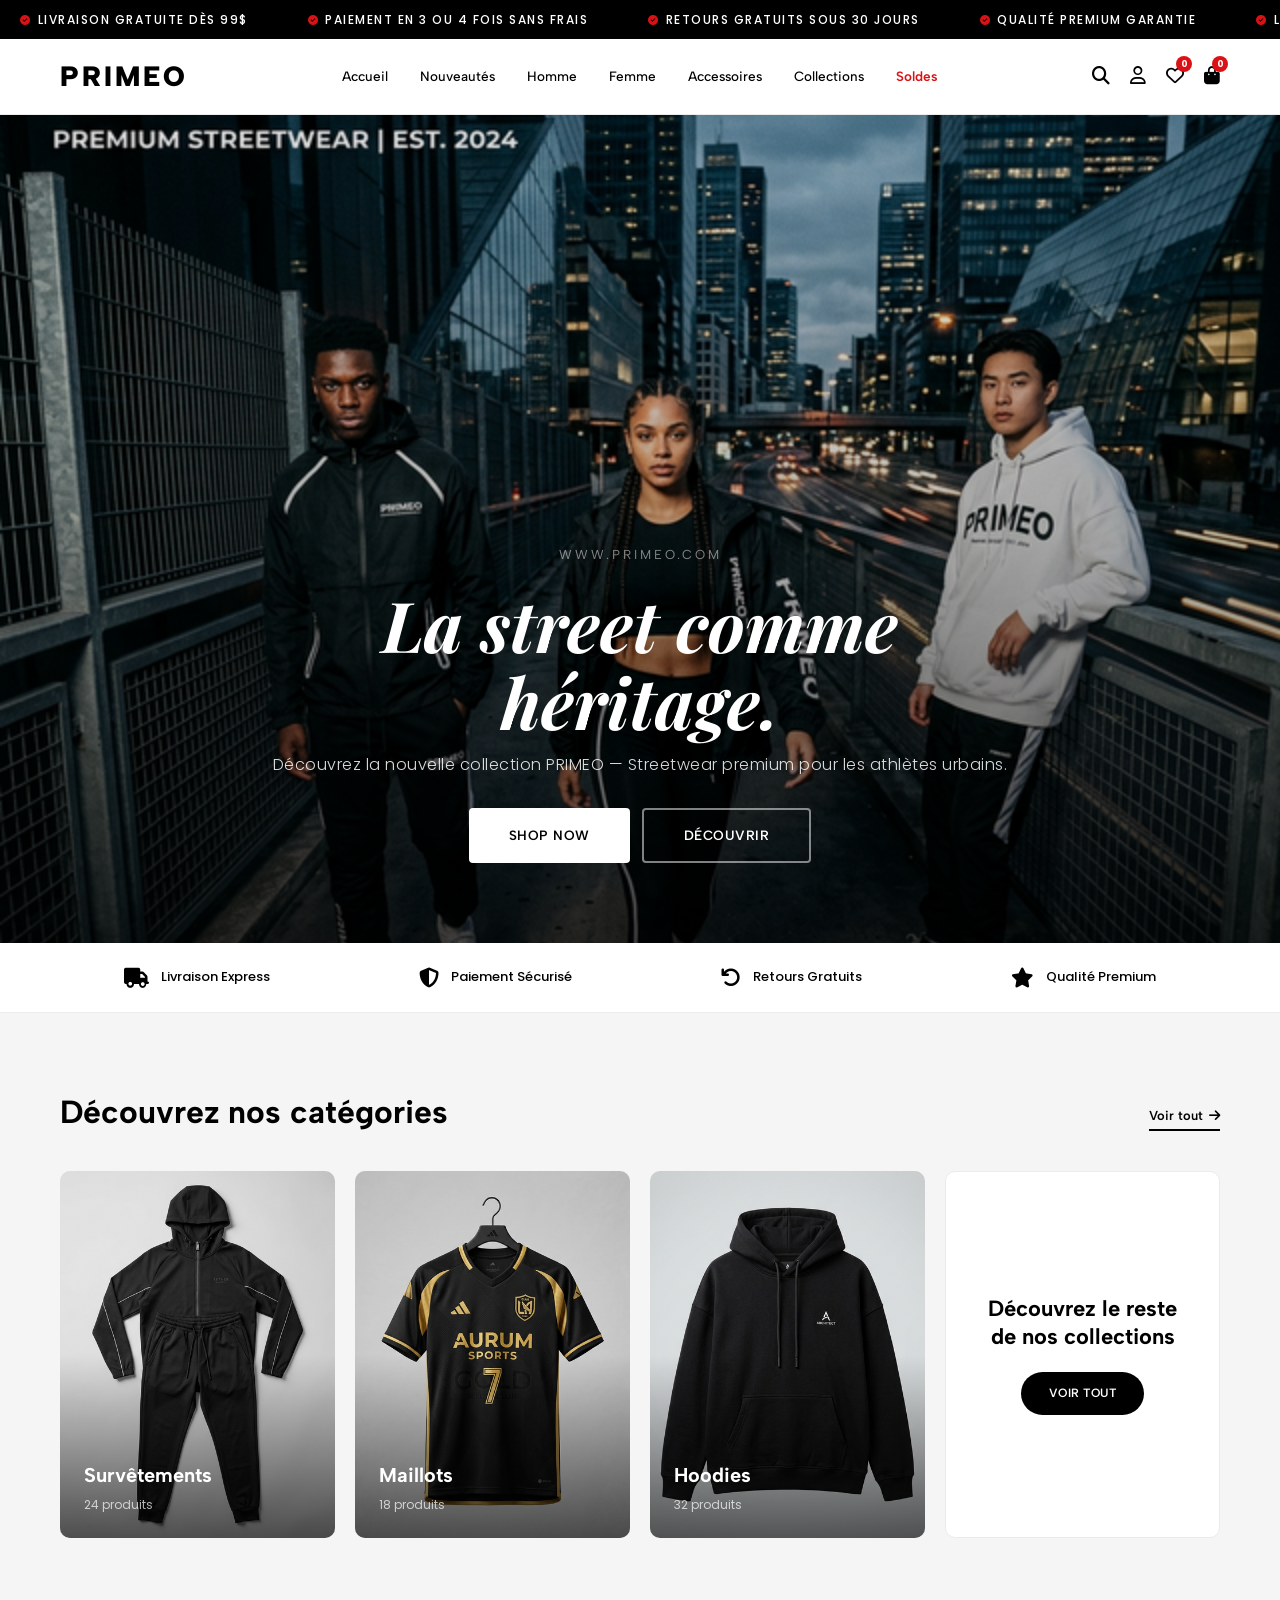
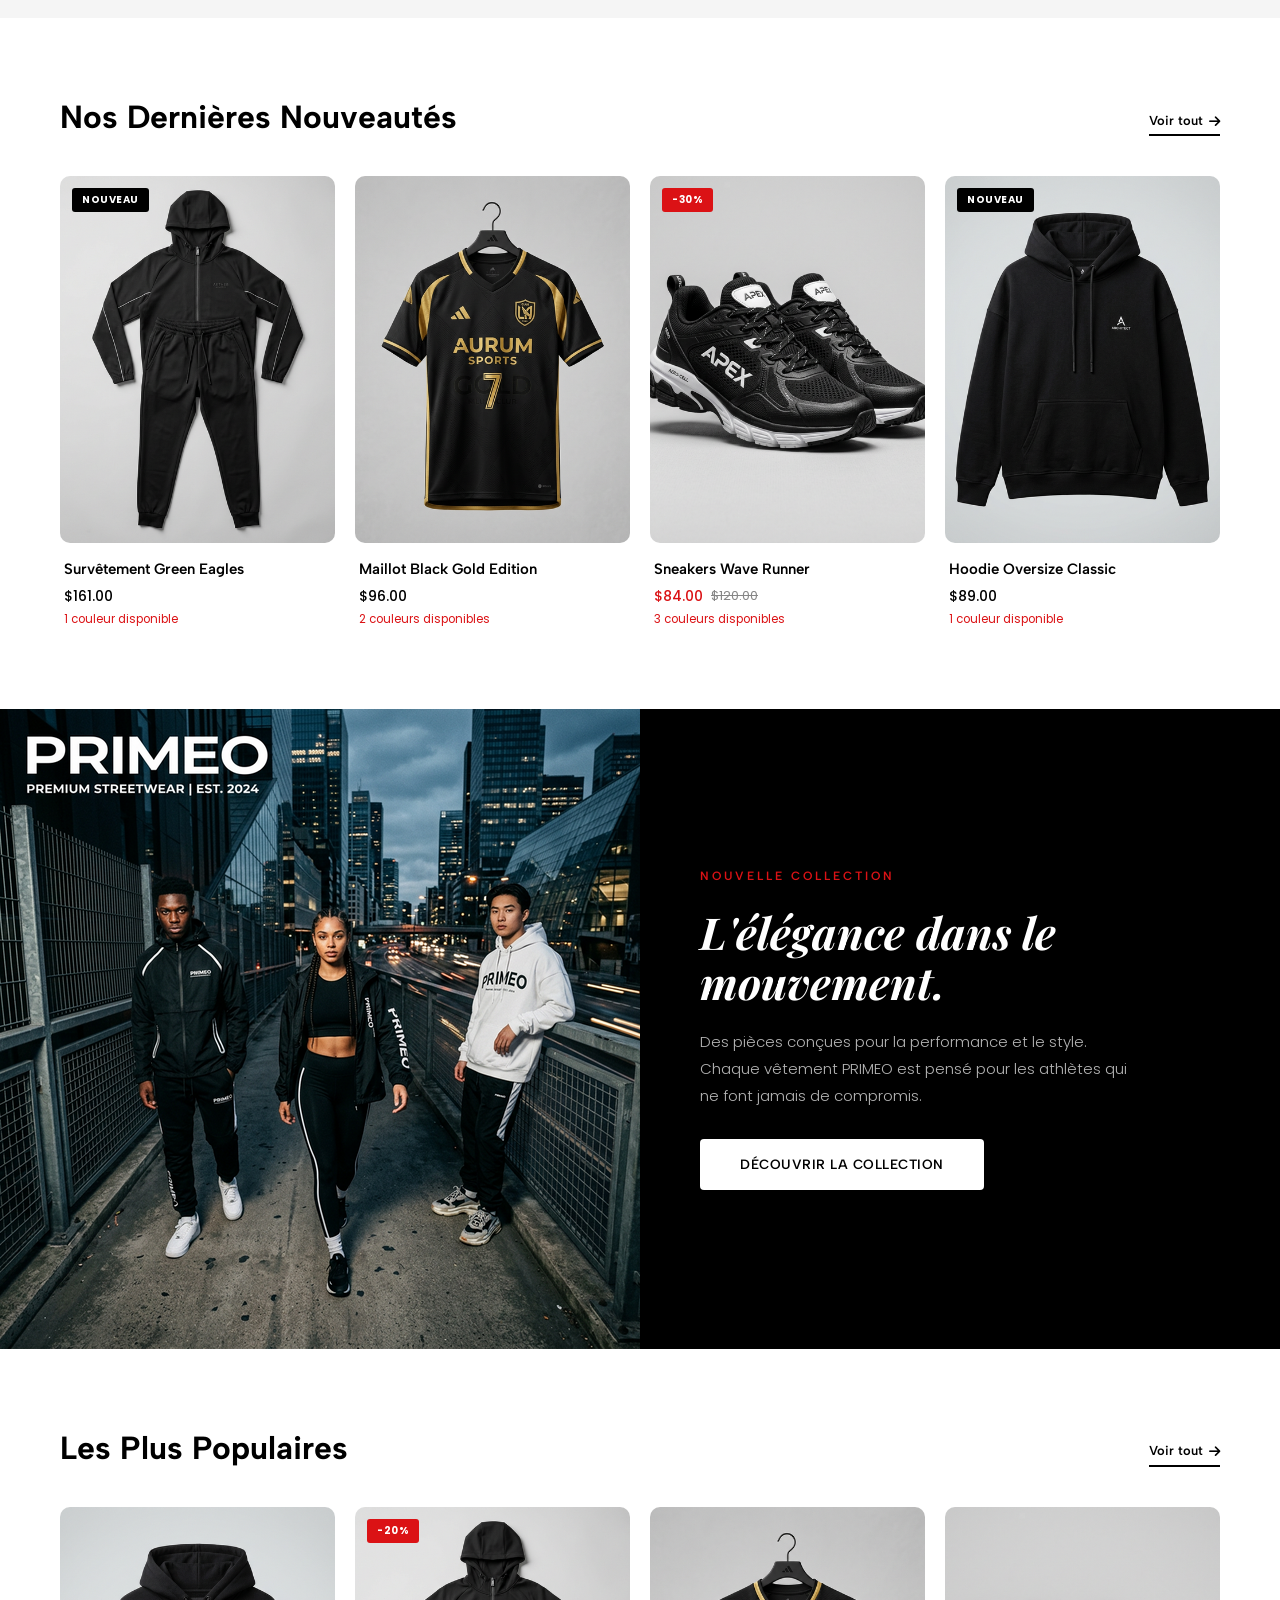
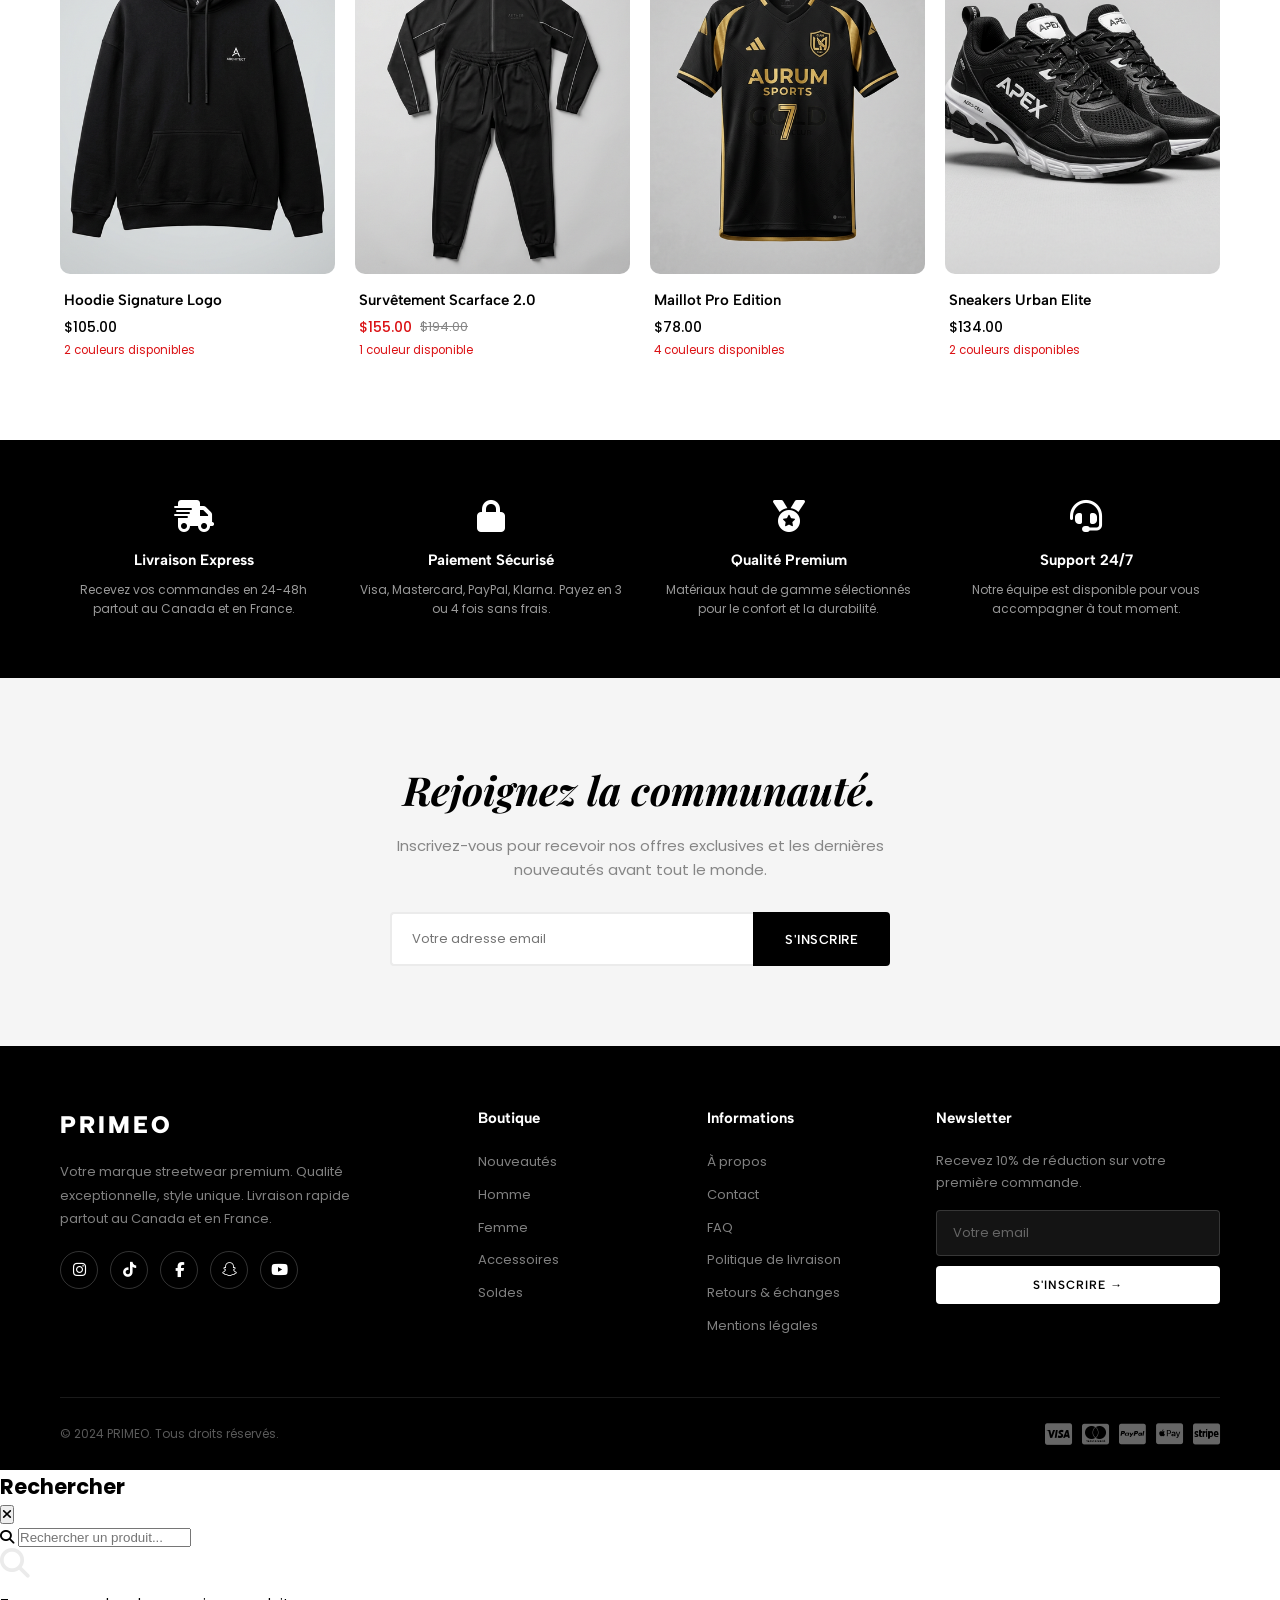
<file: index.html>
<!DOCTYPE html>
<html lang="fr" dir="ltr">

<head>
    <meta charset="utf-8">
    <meta name="viewport" content="width=device-width, initial-scale=1.0">
    <title>PRIMEO | Boutique en Ligne | Streetwear Premium</title>
    <meta name="description"
        content="PRIMEO | Marque streetwear premium - Maillots, survêtements, accessoires sport ✔️ Livraison rapide ✔️ Qualité premium ✔️ JOIN IT">
    <link rel="preconnect" href="https://fonts.googleapis.com">
    <link rel="preconnect" href="https://fonts.gstatic.com" crossorigin>
    <link
        href="https://fonts.googleapis.com/css2?family=Albert+Sans:wght@300;400;500;600;700;800;900&family=Playfair+Display:ital,wght@0,400;0,700;1,400;1,700&family=Poppins:wght@300;400;500;600;700&display=swap"
        rel="stylesheet">
    <link rel="stylesheet" href="https://cdnjs.cloudflare.com/ajax/libs/font-awesome/6.5.1/css/all.min.css">
    <style>
        /* ============================================
           PRIMEO - Premium E-Commerce Design System
           ============================================ */

        *,
        *::before,
        *::after {
            margin: 0;
            padding: 0;
            box-sizing: border-box;
        }

        :root {
            --color-bg: #ffffff;
            --color-bg-alt: #f5f5f5;
            --color-bg-dark: #000000;
            --color-text: #000000;
            --color-text-muted: #868686;
            --color-text-light: #999999;
            --color-accent: #DB1215;
            --color-border: #ebebeb;
            --color-card-bg: #f2f2f2;
            --font-primary: 'Albert Sans', sans-serif;
            --font-display: 'Playfair Display', serif;
            --font-body: 'Poppins', sans-serif;
            --container: 1440px;
            --spacing-x: 60px;
            --radius-sm: 4px;
            --radius-md: 10px;
            --radius-lg: 20px;
            --transition: all 0.35s cubic-bezier(0.25, 0.46, 0.45, 0.94);
        }

        html {
            font-size: 10px;
            scroll-behavior: smooth;
        }

        body {
            font-family: var(--font-body);
            font-size: 1.4rem;
            color: var(--color-text);
            background: var(--color-bg);
            line-height: 1.6;
            -webkit-font-smoothing: antialiased;
            overflow-x: hidden;
        }

        img {
            max-width: 100%;
            height: auto;
            display: block;
        }

        a {
            text-decoration: none;
            color: inherit;
            transition: var(--transition);
        }

        ul {
            list-style: none;
        }

        .container {
            max-width: var(--container);
            margin: 0 auto;
            padding: 0 var(--spacing-x);
        }

        /* ============================================
           ANNOUNCEMENT BAR
           ============================================ */
        .announcement-bar {
            background: var(--color-bg-dark);
            color: #fff;
            text-align: center;
            padding: 1rem 2rem;
            font-size: 1.2rem;
            font-weight: 500;
            letter-spacing: 1.5px;
            text-transform: uppercase;
            position: relative;
            z-index: 1000;
        }

        .announcement-bar .marquee {
            display: flex;
            gap: 6rem;
            animation: marquee 25s linear infinite;
            white-space: nowrap;
        }

        .announcement-bar .marquee span {
            display: flex;
            align-items: center;
            gap: 0.6rem;
        }

        .announcement-bar .marquee span i {
            color: var(--color-accent);
            font-size: 1rem;
        }

        @keyframes marquee {
            0% {
                transform: translateX(0);
            }

            100% {
                transform: translateX(-50%);
            }
        }

        /* ============================================
           HEADER
           ============================================ */
        .site-header {
            position: sticky;
            top: 0;
            z-index: 999;
            background: rgba(255, 255, 255, 0.97);
            backdrop-filter: blur(12px);
            -webkit-backdrop-filter: blur(12px);
            border-bottom: 1px solid var(--color-border);
            transition: var(--transition);
        }

        .site-header.scrolled {
            box-shadow: 0 2px 20px rgba(0, 0, 0, 0.06);
        }

        .header-inner {
            display: flex;
            align-items: center;
            justify-content: space-between;
            height: 7.5rem;
        }

        .header-logo img {
            height: 4.5rem;
            width: auto;
            filter: brightness(0);
        }

        .header-logo .logo-text {
            font-family: var(--font-primary);
            font-size: 2.8rem;
            font-weight: 900;
            letter-spacing: 3px;
            color: var(--color-text);
        }

        .header-nav {
            display: flex;
            align-items: center;
            gap: 3.2rem;
        }

        .header-nav a {
            font-family: var(--font-primary);
            font-size: 1.35rem;
            font-weight: 500;
            color: var(--color-text);
            position: relative;
            padding: 0.4rem 0;
        }

        .header-nav a::after {
            content: '';
            position: absolute;
            bottom: 0;
            left: 0;
            width: 0;
            height: 2px;
            background: var(--color-text);
            transition: var(--transition);
        }

        .header-nav a:hover::after {
            width: 100%;
        }

        .header-nav a.sale {
            color: var(--color-accent);
            font-weight: 600;
        }

        .header-nav a.sale::after {
            background: var(--color-accent);
        }

        .header-icons {
            display: flex;
            align-items: center;
            gap: 2rem;
        }

        .header-icons a {
            font-size: 1.8rem;
            color: var(--color-text);
            position: relative;
        }

        .header-icons .badge {
            position: absolute;
            top: -0.6rem;
            right: -0.8rem;
            background: var(--color-accent);
            color: #fff;
            font-size: 0.9rem;
            width: 1.6rem;
            height: 1.6rem;
            border-radius: 50%;
            display: flex;
            align-items: center;
            justify-content: center;
            font-weight: 700;
        }

        .mobile-toggle {
            display: none;
            font-size: 2.4rem;
            cursor: pointer;
            background: none;
            border: none;
            color: var(--color-text);
        }

        /* ============================================
           HERO SECTION
           ============================================ */
        .hero {
            position: relative;
            height: 92vh;
            min-height: 600px;
            overflow: hidden;
            display: flex;
            align-items: flex-end;
            justify-content: center;
        }

        .hero-bg {
            position: absolute;
            inset: 0;
            z-index: 1;
        }

        .hero-bg img {
            width: 100%;
            height: 100%;
            object-fit: cover;
            object-position: center 30%;
        }

        .hero-overlay {
            position: absolute;
            inset: 0;
            background: linear-gradient(180deg,
                    rgba(0, 0, 0, 0.1) 0%,
                    rgba(0, 0, 0, 0.25) 50%,
                    rgba(0, 0, 0, 0.7) 100%);
            z-index: 2;
        }

        .hero-content {
            position: relative;
            z-index: 3;
            text-align: center;
            padding-bottom: 8rem;
            max-width: 800px;
        }

        .hero-content h1 {
            font-family: var(--font-display);
            font-size: 7rem;
            font-weight: 700;
            font-style: italic;
            color: #fff;
            line-height: 1.1;
            margin-bottom: 1.2rem;
            text-shadow: 0 2px 40px rgba(0, 0, 0, 0.3);
        }

        .hero-content p {
            font-family: var(--font-body);
            font-size: 1.6rem;
            font-weight: 300;
            color: rgba(255, 255, 255, 0.85);
            margin-bottom: 3rem;
            letter-spacing: 0.5px;
        }

        .hero-content .hero-url {
            font-family: var(--font-primary);
            font-size: 1.3rem;
            color: rgba(255, 255, 255, 0.5);
            letter-spacing: 3px;
            text-transform: uppercase;
            margin-bottom: 2rem;
        }

        .btn {
            display: inline-flex;
            align-items: center;
            justify-content: center;
            gap: 0.8rem;
            padding: 1.5rem 4rem;
            font-family: var(--font-primary);
            font-size: 1.35rem;
            font-weight: 600;
            letter-spacing: 0.5px;
            border: none;
            cursor: pointer;
            transition: var(--transition);
            text-transform: uppercase;
        }

        .btn-white {
            background: #fff;
            color: var(--color-text);
            border-radius: var(--radius-sm);
        }

        .btn-white:hover {
            background: var(--color-bg-alt);
            transform: translateY(-2px);
            box-shadow: 0 8px 25px rgba(0, 0, 0, 0.15);
        }

        .btn-dark {
            background: var(--color-bg-dark);
            color: #fff;
            border-radius: var(--radius-sm);
        }

        .btn-dark:hover {
            background: #222;
            transform: translateY(-2px);
            box-shadow: 0 8px 25px rgba(0, 0, 0, 0.2);
        }

        .btn-outline {
            background: transparent;
            color: #fff;
            border: 2px solid rgba(255, 255, 255, 0.5);
            border-radius: var(--radius-sm);
        }

        .btn-outline:hover {
            background: #fff;
            color: var(--color-text);
            border-color: #fff;
        }

        /* ============================================
           TRUST BAR
           ============================================ */
        .trust-bar {
            background: var(--color-bg);
            border-bottom: 1px solid var(--color-border);
            padding: 2.4rem 0;
        }

        .trust-bar .container {
            display: flex;
            justify-content: space-around;
            align-items: center;
            flex-wrap: wrap;
            gap: 2rem;
        }

        .trust-item {
            display: flex;
            align-items: center;
            gap: 1.2rem;
            font-size: 1.3rem;
            font-weight: 500;
            color: var(--color-text);
        }

        .trust-item i {
            font-size: 2rem;
            color: var(--color-text);
        }

        /* ============================================
           SECTION COMMON
           ============================================ */
        .section {
            padding: 8rem 0;
        }

        .section-header {
            display: flex;
            justify-content: space-between;
            align-items: flex-end;
            margin-bottom: 4rem;
        }

        .section-title {
            font-family: var(--font-primary);
            font-size: 3.2rem;
            font-weight: 700;
            line-height: 1.2;
            color: var(--color-text);
        }

        .section-link {
            font-family: var(--font-primary);
            font-size: 1.3rem;
            font-weight: 600;
            color: var(--color-text);
            display: flex;
            align-items: center;
            gap: 0.6rem;
            border-bottom: 2px solid var(--color-text);
            padding-bottom: 0.3rem;
        }

        .section-link:hover {
            gap: 1.2rem;
        }

        /* ============================================
           CATEGORIES (COLLECTIONS)
           ============================================ */
        .categories {
            background: var(--color-bg-alt);
        }

        .categories-grid {
            display: grid;
            grid-template-columns: repeat(4, 1fr);
            gap: 2rem;
        }

        .category-card {
            position: relative;
            border-radius: var(--radius-md);
            overflow: hidden;
            aspect-ratio: 3/4;
            cursor: pointer;
            background: var(--color-card-bg);
        }

        .category-card img {
            width: 100%;
            height: 100%;
            object-fit: cover;
            transition: transform 0.6s ease;
        }

        .category-card:hover img {
            transform: scale(1.06);
        }

        .category-card .overlay {
            position: absolute;
            inset: 0;
            background: linear-gradient(180deg, transparent 50%, rgba(0, 0, 0, 0.6) 100%);
            display: flex;
            align-items: flex-end;
            padding: 2.4rem;
            transition: var(--transition);
        }

        .category-card:hover .overlay {
            background: linear-gradient(180deg, transparent 30%, rgba(0, 0, 0, 0.7) 100%);
        }

        .category-card .overlay h3 {
            font-family: var(--font-primary);
            font-size: 2rem;
            font-weight: 700;
            color: #fff;
        }

        .category-card .overlay .cat-count {
            font-size: 1.2rem;
            color: rgba(255, 255, 255, 0.7);
            margin-top: 0.4rem;
        }

        .category-card.text-card {
            background: #fff;
            border: 1px solid var(--color-border);
            display: flex;
            flex-direction: column;
            align-items: center;
            justify-content: center;
            padding: 3rem;
            text-align: center;
        }

        .category-card.text-card h3 {
            font-family: var(--font-primary);
            font-size: 2.2rem;
            font-weight: 700;
            line-height: 1.3;
            margin-bottom: 2rem;
        }

        .category-card.text-card .btn {
            padding: 1.2rem 2.8rem;
            font-size: 1.2rem;
            border-radius: 50px;
        }

        /* ============================================
           PRODUCT GRID
           ============================================ */
        .products-grid {
            display: grid;
            grid-template-columns: repeat(4, 1fr);
            gap: 2rem;
        }

        .product-card {
            position: relative;
            cursor: pointer;
        }

        .product-image {
            position: relative;
            border-radius: var(--radius-md);
            overflow: hidden;
            aspect-ratio: 3/4;
            background: var(--color-card-bg);
        }

        .product-image img {
            width: 100%;
            height: 100%;
            object-fit: cover;
            transition: transform 0.5s ease;
        }

        .product-card:hover .product-image img {
            transform: scale(1.04);
        }

        .product-actions {
            position: absolute;
            top: 1.2rem;
            right: 1.2rem;
            display: flex;
            flex-direction: column;
            gap: 0.8rem;
            opacity: 0;
            transform: translateX(10px);
            transition: var(--transition);
        }

        .product-card:hover .product-actions {
            opacity: 1;
            transform: translateX(0);
        }

        .product-actions button {
            width: 3.6rem;
            height: 3.6rem;
            border-radius: 50%;
            border: none;
            background: #fff;
            color: var(--color-text);
            font-size: 1.4rem;
            cursor: pointer;
            display: flex;
            align-items: center;
            justify-content: center;
            box-shadow: 0 2px 10px rgba(0, 0, 0, 0.1);
            transition: var(--transition);
        }

        .product-actions button:hover {
            background: var(--color-text);
            color: #fff;
        }

        .product-sizes {
            position: absolute;
            bottom: 0;
            left: 0;
            right: 0;
            background: rgba(120, 120, 120, 0.85);
            backdrop-filter: blur(8px);
            display: flex;
            justify-content: center;
            gap: 0.4rem;
            padding: 1rem;
            opacity: 0;
            transform: translateY(100%);
            transition: var(--transition);
        }

        .product-card:hover .product-sizes {
            opacity: 1;
            transform: translateY(0);
        }

        .product-sizes span {
            font-size: 1.1rem;
            font-weight: 600;
            color: #fff;
            padding: 0.4rem 0.8rem;
            border-radius: 3px;
            cursor: pointer;
            transition: var(--transition);
        }

        .product-sizes span:hover {
            background: rgba(255, 255, 255, 0.2);
        }

        .product-badge {
            position: absolute;
            top: 1.2rem;
            left: 1.2rem;
            background: var(--color-text);
            color: #fff;
            font-size: 1rem;
            font-weight: 700;
            padding: 0.4rem 1rem;
            border-radius: 3px;
            text-transform: uppercase;
            letter-spacing: 0.5px;
        }

        .product-badge.sale {
            background: var(--color-accent);
        }

        .product-info {
            padding: 1.4rem 0.4rem 0;
        }

        .product-info h4 {
            font-family: var(--font-primary);
            font-size: 1.5rem;
            font-weight: 600;
            color: var(--color-text);
            margin-bottom: 0.4rem;
        }

        .product-price {
            display: flex;
            align-items: center;
            gap: 0.8rem;
        }

        .product-price .current {
            font-size: 1.4rem;
            font-weight: 500;
        }

        .product-price .original {
            font-size: 1.3rem;
            color: var(--color-text-muted);
            text-decoration: line-through;
        }

        .product-colors {
            font-size: 1.15rem;
            color: var(--color-accent);
            margin-top: 0.3rem;
        }

        /* ============================================
           BANNER / CTA SECTION
           ============================================ */
        .banner-split {
            display: grid;
            grid-template-columns: 1fr 1fr;
            min-height: 550px;
        }

        .banner-image {
            position: relative;
            overflow: hidden;
        }

        .banner-image img {
            width: 100%;
            height: 100%;
            object-fit: cover;
            transition: transform 0.8s ease;
        }

        .banner-image:hover img {
            transform: scale(1.04);
        }

        .banner-text {
            display: flex;
            flex-direction: column;
            justify-content: center;
            padding: 6rem;
            background: var(--color-bg-dark);
            color: #fff;
        }

        .banner-text .label {
            font-family: var(--font-primary);
            font-size: 1.2rem;
            font-weight: 600;
            letter-spacing: 3px;
            text-transform: uppercase;
            color: var(--color-accent);
            margin-bottom: 2rem;
        }

        .banner-text h2 {
            font-family: var(--font-display);
            font-size: 4.4rem;
            font-weight: 700;
            font-style: italic;
            line-height: 1.15;
            margin-bottom: 2rem;
        }

        .banner-text p {
            font-size: 1.5rem;
            font-weight: 300;
            color: rgba(255, 255, 255, 0.7);
            line-height: 1.8;
            margin-bottom: 3rem;
            max-width: 440px;
        }

        /* ============================================
           FEATURES / USP SECTION
           ============================================ */
        .features {
            background: var(--color-bg-dark);
            padding: 6rem 0;
        }

        .features-grid {
            display: grid;
            grid-template-columns: repeat(4, 1fr);
            gap: 3rem;
        }

        .feature-item {
            text-align: center;
            color: #fff;
        }

        .feature-item i {
            font-size: 3.2rem;
            margin-bottom: 1.6rem;
            color: #fff;
        }

        .feature-item h4 {
            font-family: var(--font-primary);
            font-size: 1.5rem;
            font-weight: 700;
            margin-bottom: 0.8rem;
        }

        .feature-item p {
            font-size: 1.2rem;
            color: rgba(255, 255, 255, 0.6);
            line-height: 1.6;
        }

        /* ============================================
           NEWSLETTER
           ============================================ */
        .newsletter {
            background: var(--color-bg-alt);
            padding: 8rem 0;
            text-align: center;
        }

        .newsletter h2 {
            font-family: var(--font-display);
            font-size: 4rem;
            font-weight: 700;
            font-style: italic;
            margin-bottom: 1.2rem;
        }

        .newsletter p {
            font-size: 1.5rem;
            color: var(--color-text-muted);
            margin-bottom: 3rem;
            max-width: 500px;
            margin-left: auto;
            margin-right: auto;
        }

        .newsletter-form {
            display: flex;
            gap: 0;
            max-width: 500px;
            margin: 0 auto;
        }

        .newsletter-form input {
            flex: 1;
            padding: 1.5rem 2rem;
            font-family: var(--font-body);
            font-size: 1.3rem;
            border: 2px solid var(--color-border);
            border-right: none;
            border-radius: var(--radius-sm) 0 0 var(--radius-sm);
            outline: none;
            transition: var(--transition);
        }

        .newsletter-form input:focus {
            border-color: var(--color-text);
        }

        .newsletter-form button {
            padding: 1.5rem 3rem;
            font-family: var(--font-primary);
            font-size: 1.3rem;
            font-weight: 600;
            background: var(--color-text);
            color: #fff;
            border: 2px solid var(--color-text);
            border-radius: 0 var(--radius-sm) var(--radius-sm) 0;
            cursor: pointer;
            transition: var(--transition);
            text-transform: uppercase;
            letter-spacing: 0.5px;
        }

        .newsletter-form button:hover {
            background: #333;
            border-color: #333;
        }

        /* ============================================
           FOOTER
           ============================================ */
        .site-footer {
            background: var(--color-bg-dark);
            color: #fff;
            padding: 6rem 0 0;
        }

        .footer-grid {
            display: grid;
            grid-template-columns: 2fr 1fr 1fr 1.5fr;
            gap: 4rem;
            padding-bottom: 5rem;
            border-bottom: 1px solid rgba(255, 255, 255, 0.1);
        }

        .footer-brand .logo-text {
            font-family: var(--font-primary);
            font-size: 2.4rem;
            font-weight: 900;
            letter-spacing: 3px;
            color: #fff;
            margin-bottom: 1.6rem;
            display: block;
        }

        .footer-brand p {
            font-size: 1.3rem;
            color: rgba(255, 255, 255, 0.5);
            line-height: 1.8;
            margin-bottom: 2rem;
            max-width: 320px;
        }

        .footer-socials {
            display: flex;
            gap: 1.2rem;
        }

        .footer-socials a {
            width: 3.8rem;
            height: 3.8rem;
            border-radius: 50%;
            border: 1px solid rgba(255, 255, 255, 0.2);
            display: flex;
            align-items: center;
            justify-content: center;
            color: #fff;
            font-size: 1.5rem;
            transition: var(--transition);
        }

        .footer-socials a:hover {
            background: #fff;
            color: var(--color-text);
            border-color: #fff;
        }

        .footer-col h5 {
            font-family: var(--font-primary);
            font-size: 1.5rem;
            font-weight: 700;
            margin-bottom: 2rem;
            color: #fff;
        }

        .footer-col ul li {
            margin-bottom: 1rem;
        }

        .footer-col ul li a {
            font-size: 1.3rem;
            color: rgba(255, 255, 255, 0.5);
            transition: var(--transition);
        }

        .footer-col ul li a:hover {
            color: #fff;
            padding-left: 4px;
        }

        .footer-newsletter input {
            width: 100%;
            padding: 1.2rem 1.6rem;
            font-family: var(--font-body);
            font-size: 1.3rem;
            background: rgba(255, 255, 255, 0.08);
            border: 1px solid rgba(255, 255, 255, 0.15);
            border-radius: var(--radius-sm);
            color: #fff;
            outline: none;
            margin-bottom: 1rem;
            transition: var(--transition);
        }

        .footer-newsletter input:focus {
            border-color: rgba(255, 255, 255, 0.4);
        }

        .footer-newsletter input::placeholder {
            color: rgba(255, 255, 255, 0.35);
        }

        .footer-newsletter button {
            width: 100%;
            padding: 1.2rem;
            font-family: var(--font-primary);
            font-size: 1.2rem;
            font-weight: 600;
            background: #fff;
            color: var(--color-text);
            border: none;
            border-radius: var(--radius-sm);
            cursor: pointer;
            text-transform: uppercase;
            letter-spacing: 1px;
            transition: var(--transition);
        }

        .footer-newsletter button:hover {
            background: var(--color-bg-alt);
        }

        .footer-bottom {
            display: flex;
            justify-content: space-between;
            align-items: center;
            padding: 2.4rem 0;
            font-size: 1.2rem;
            color: rgba(255, 255, 255, 0.35);
        }

        .payment-icons {
            display: flex;
            gap: 1rem;
        }

        .payment-icons i {
            font-size: 2.4rem;
            color: rgba(255, 255, 255, 0.4);
        }

        /* ============================================
           BACK TO TOP
           ============================================ */
        .back-to-top {
            position: fixed;
            bottom: 3rem;
            right: 3rem;
            width: 4.4rem;
            height: 4.4rem;
            border-radius: 50%;
            background: var(--color-text);
            color: #fff;
            border: none;
            font-size: 1.8rem;
            cursor: pointer;
            display: flex;
            align-items: center;
            justify-content: center;
            opacity: 0;
            transform: translateY(20px);
            transition: var(--transition);
            z-index: 900;
            box-shadow: 0 4px 16px rgba(0, 0, 0, 0.2);
        }

        .back-to-top.visible {
            opacity: 1;
            transform: translateY(0);
        }

        /* ============================================
           RESPONSIVE
           ============================================ */
        @media (max-width: 1200px) {
            :root {
                --spacing-x: 40px;
            }

            .hero-content h1 {
                font-size: 5.5rem;
            }
        }

        @media (max-width: 992px) {
            .header-nav {
                display: none;
            }

            .mobile-toggle {
                display: block;
            }

            .categories-grid {
                grid-template-columns: repeat(2, 1fr);
            }

            .products-grid {
                grid-template-columns: repeat(2, 1fr);
            }

            .banner-split {
                grid-template-columns: 1fr;
            }

            .banner-text {
                padding: 4rem;
            }

            .banner-text h2 {
                font-size: 3.2rem;
            }

            .features-grid {
                grid-template-columns: repeat(2, 1fr);
            }

            .footer-grid {
                grid-template-columns: repeat(2, 1fr);
            }

            .hero-content h1 {
                font-size: 4.2rem;
            }
        }

        @media (max-width: 768px) {
            :root {
                --spacing-x: 20px;
            }

            html {
                font-size: 9px;
            }

            .hero {
                height: 75vh;
                min-height: 500px;
            }

            .hero-content {
                padding-bottom: 5rem;
            }

            .hero-content h1 {
                font-size: 3.6rem;
            }

            .section {
                padding: 5rem 0;
            }

            .section-title {
                font-size: 2.4rem;
            }

            .trust-bar .container {
                flex-direction: column;
                gap: 1.6rem;
            }

            .newsletter h2 {
                font-size: 2.8rem;
            }

            .newsletter-form {
                flex-direction: column;
            }

            .newsletter-form input {
                border-right: 2px solid var(--color-border);
                border-radius: var(--radius-sm);
            }

            .newsletter-form button {
                border-radius: var(--radius-sm);
            }

            .footer-grid {
                grid-template-columns: 1fr;
                gap: 3rem;
            }

            .footer-bottom {
                flex-direction: column;
                gap: 1.6rem;
                text-align: center;
            }
        }

        @media (max-width: 480px) {
            .categories-grid {
                grid-template-columns: 1fr 1fr;
                gap: 1.2rem;
            }

            .products-grid {
                grid-template-columns: 1fr 1fr;
                gap: 1.2rem;
            }

            .hero-content h1 {
                font-size: 2.8rem;
            }

            .banner-text h2 {
                font-size: 2.6rem;
            }
        }

        /* ============================================
           ANIMATIONS
           ============================================ */
        .reveal {
            opacity: 0;
            transform: translateY(30px);
            transition: opacity 0.7s ease, transform 0.7s ease;
        }

        .reveal.active {
            opacity: 1;
            transform: translateY(0);
        }

        /* Mobile Menu */
        .mobile-menu {
            position: fixed;
            top: 0;
            left: 0;
            right: 0;
            bottom: 0;
            background: rgba(0, 0, 0, 0.5);
            z-index: 2000;
            opacity: 0;
            pointer-events: none;
            transition: var(--transition);
        }

        .mobile-menu.active {
            opacity: 1;
            pointer-events: auto;
        }

        .mobile-menu-inner {
            position: absolute;
            top: 0;
            right: 0;
            width: 340px;
            max-width: 85%;
            height: 100%;
            background: #fff;
            padding: 3rem;
            transform: translateX(100%);
            transition: transform 0.4s ease;
            overflow-y: auto;
        }

        .mobile-menu.active .mobile-menu-inner {
            transform: translateX(0);
        }

        .mobile-menu-close {
            font-size: 2.4rem;
            background: none;
            border: none;
            cursor: pointer;
            margin-bottom: 3rem;
            color: var(--color-text);
        }

        .mobile-menu-nav a {
            display: block;
            font-family: var(--font-primary);
            font-size: 1.8rem;
            font-weight: 600;
            padding: 1.4rem 0;
            border-bottom: 1px solid var(--color-border);
            color: var(--color-text);
        }
    </style>
</head>

<body>

    <!-- ANNOUNCEMENT BAR -->
    <div class="announcement-bar">
        <div class="marquee">
            <span><i class="fas fa-check-circle"></i> LIVRAISON GRATUITE DÈS 99$</span>
            <span><i class="fas fa-check-circle"></i> PAIEMENT EN 3 OU 4 FOIS SANS FRAIS</span>
            <span><i class="fas fa-check-circle"></i> RETOURS GRATUITS SOUS 30 JOURS</span>
            <span><i class="fas fa-check-circle"></i> QUALITÉ PREMIUM GARANTIE</span>
            <span><i class="fas fa-check-circle"></i> LIVRAISON GRATUITE DÈS 99$</span>
            <span><i class="fas fa-check-circle"></i> PAIEMENT EN 3 OU 4 FOIS SANS FRAIS</span>
            <span><i class="fas fa-check-circle"></i> RETOURS GRATUITS SOUS 30 JOURS</span>
            <span><i class="fas fa-check-circle"></i> QUALITÉ PREMIUM GARANTIE</span>
        </div>
    </div>

    <!-- HEADER -->
    <header class="site-header" id="siteHeader">
        <div class="container header-inner">
            <a href="index.html" class="header-logo">
                <span class="logo-text">PRIMEO</span>
            </a>
            <nav class="header-nav">
                <a href="index.html">Accueil</a>
                <a href="nouveautes.html">Nouveautés</a>
                <a href="homme.html">Homme</a>
                <a href="femme.html">Femme</a>
                <a href="accessoires.html">Accessoires</a>
                <a href="collections.html">Collections</a>
                <a href="soldes.html" class="sale">Soldes</a>
            </nav>
            <div class="header-icons">
                <a href="#" id="searchToggle"><i class="fas fa-search"></i></a>
                <a href="compte.html"><i class="far fa-user"></i></a>
                <a href="favoris.html"><i class="far fa-heart"></i><span class="badge wishlist-count">0</span></a>
                <a href="panier.html"><i class="fas fa-shopping-bag"></i><span class="badge cart-count">0</span></a>
            </div>
            <button class="mobile-toggle" id="mobileToggle"><i class="fas fa-bars"></i></button>
        </div>
    </header>

    <!-- MOBILE MENU -->
    <div class="mobile-menu" id="mobileMenu">
        <div class="mobile-menu-inner">
            <button class="mobile-menu-close" id="mobileClose"><i class="fas fa-times"></i></button>
            <nav class="mobile-menu-nav">
                <a href="index.html">Accueil</a>
                <a href="nouveautes.html">Nouveautés</a>
                <a href="homme.html">Homme</a>
                <a href="femme.html">Femme</a>
                <a href="accessoires.html">Accessoires</a>
                <a href="collections.html">Collections</a>
                <a href="soldes.html" class="sale">Soldes</a>
            </nav>
        </div>
    </div>

    <!-- HERO -->
    <section class="hero" id="hero">
        <div class="hero-bg">
            <img src="images/hero.png" alt="PRIMEO - Streetwear Premium">
        </div>
        <div class="hero-overlay"></div>
        <div class="hero-content">
            <div class="hero-url">WWW.PRIMEO.COM</div>
            <h1>La street comme héritage.</h1>
            <p>Découvrez la nouvelle collection PRIMEO — Streetwear premium pour les athlètes urbains.</p>
            <div style="display:flex;gap:1.2rem;justify-content:center;flex-wrap:wrap;">
                <a href="collections.html" class="btn btn-white">Shop Now</a>
                <a href="#products" class="btn btn-outline">Découvrir</a>
            </div>
        </div>
    </section>

    <!-- TRUST BAR -->
    <div class="trust-bar">
        <div class="container">
            <div class="trust-item"><i class="fas fa-truck"></i> Livraison Express</div>
            <div class="trust-item"><i class="fas fa-shield-alt"></i> Paiement Sécurisé</div>
            <div class="trust-item"><i class="fas fa-undo"></i> Retours Gratuits</div>
            <div class="trust-item"><i class="fas fa-star"></i> Qualité Premium</div>
        </div>
    </div>

    <!-- CATEGORIES -->
    <section class="section categories">
        <div class="container">
            <div class="section-header reveal">
                <h2 class="section-title">Découvrez nos catégories</h2>
                <a href="collections.html" class="section-link">Voir tout <i class="fas fa-arrow-right"></i></a>
            </div>
            <div class="categories-grid reveal">
                <div class="category-card">
                    <img src="images/product-tracksuit.png" alt="Survêtements">
                    <div class="overlay">
                        <div>
                            <h3>Survêtements</h3>
                            <p class="cat-count">24 produits</p>
                        </div>
                    </div>
                </div>
                <div class="category-card">
                    <img src="images/product-jersey.png" alt="Maillots">
                    <div class="overlay">
                        <div>
                            <h3>Maillots</h3>
                            <p class="cat-count">18 produits</p>
                        </div>
                    </div>
                </div>
                <div class="category-card">
                    <img src="images/product-hoodie.png" alt="Hoodies">
                    <div class="overlay">
                        <div>
                            <h3>Hoodies</h3>
                            <p class="cat-count">32 produits</p>
                        </div>
                    </div>
                </div>
                <div class="category-card text-card">
                    <h3>Découvrez le reste de nos collections</h3>
                    <a href="#" class="btn btn-dark">Voir tout</a>
                </div>
            </div>
        </div>
    </section>

    <!-- PRODUCTS - NOUVEAUTÉS -->
    <section class="section" id="products">
        <div class="container">
            <div class="section-header reveal">
                <h2 class="section-title">Nos Dernières Nouveautés</h2>
                <a href="collections.html" class="section-link">Voir tout <i class="fas fa-arrow-right"></i></a>
            </div>
            <div class="products-grid reveal">
                <!-- Product 1 -->
                <div class="product-card">
                    <div class="product-image">
                        <span class="product-badge">Nouveau</span>
                        <img src="images/product-tracksuit.png" alt="Survêtement Green Eagles">
                        <div class="product-actions">
                            <button title="Ajouter au panier"><i class="fas fa-shopping-bag"></i></button>
                            <button title="Wishlist"><i class="far fa-heart"></i></button>
                            <button title="Aperçu"><i class="far fa-eye"></i></button>
                        </div>
                        <div class="product-sizes">
                            <span>S</span><span>M</span><span>L</span><span>XL</span><span>XXL</span>
                        </div>
                    </div>
                    <div class="product-info">
                        <h4>Survêtement Green Eagles</h4>
                        <div class="product-price"><span class="current">$161.00</span></div>
                        <p class="product-colors">1 couleur disponible</p>
                    </div>
                </div>
                <!-- Product 2 -->
                <div class="product-card">
                    <div class="product-image">
                        <img src="images/product-jersey.png" alt="Maillot Black Gold Edition">
                        <div class="product-actions">
                            <button title="Ajouter au panier"><i class="fas fa-shopping-bag"></i></button>
                            <button title="Wishlist"><i class="far fa-heart"></i></button>
                            <button title="Aperçu"><i class="far fa-eye"></i></button>
                        </div>
                        <div class="product-sizes">
                            <span>S</span><span>M</span><span>L</span><span>XL</span>
                        </div>
                    </div>
                    <div class="product-info">
                        <h4>Maillot Black Gold Edition</h4>
                        <div class="product-price"><span class="current">$96.00</span></div>
                        <p class="product-colors">2 couleurs disponibles</p>
                    </div>
                </div>
                <!-- Product 3 -->
                <div class="product-card">
                    <div class="product-image">
                        <span class="product-badge sale">-30%</span>
                        <img src="images/product-sneakers.png" alt="Sneakers Wave Runner">
                        <div class="product-actions">
                            <button title="Ajouter au panier"><i class="fas fa-shopping-bag"></i></button>
                            <button title="Wishlist"><i class="far fa-heart"></i></button>
                            <button title="Aperçu"><i class="far fa-eye"></i></button>
                        </div>
                        <div class="product-sizes">
                            <span>40</span><span>41</span><span>42</span><span>43</span><span>44</span>
                        </div>
                    </div>
                    <div class="product-info">
                        <h4>Sneakers Wave Runner</h4>
                        <div class="product-price">
                            <span class="current" style="color:var(--color-accent);">$84.00</span>
                            <span class="original">$120.00</span>
                        </div>
                        <p class="product-colors">3 couleurs disponibles</p>
                    </div>
                </div>
                <!-- Product 4 -->
                <div class="product-card">
                    <div class="product-image">
                        <span class="product-badge">Nouveau</span>
                        <img src="images/product-hoodie.png" alt="Hoodie Oversize Classic">
                        <div class="product-actions">
                            <button title="Ajouter au panier"><i class="fas fa-shopping-bag"></i></button>
                            <button title="Wishlist"><i class="far fa-heart"></i></button>
                            <button title="Aperçu"><i class="far fa-eye"></i></button>
                        </div>
                        <div class="product-sizes">
                            <span>S</span><span>M</span><span>L</span><span>XL</span><span>XXL</span>
                        </div>
                    </div>
                    <div class="product-info">
                        <h4>Hoodie Oversize Classic</h4>
                        <div class="product-price"><span class="current">$89.00</span></div>
                        <p class="product-colors">1 couleur disponible</p>
                    </div>
                </div>
            </div>
        </div>
    </section>

    <!-- BANNER SPLIT -->
    <section class="banner-split">
        <div class="banner-image">
            <img src="images/hero.png" alt="Nouvelle Collection PRIMEO">
        </div>
        <div class="banner-text">
            <span class="label">Nouvelle Collection</span>
            <h2>L'élégance dans le mouvement.</h2>
            <p>Des pièces conçues pour la performance et le style. Chaque vêtement PRIMEO est pensé pour les athlètes
                qui ne font jamais de compromis.</p>
            <a href="collections.html" class="btn btn-white" style="align-self:flex-start;">Découvrir la collection</a>
        </div>
    </section>

    <!-- SECOND PRODUCT ROW -->
    <section class="section">
        <div class="container">
            <div class="section-header reveal">
                <h2 class="section-title">Les Plus Populaires</h2>
                <a href="collections.html" class="section-link">Voir tout <i class="fas fa-arrow-right"></i></a>
            </div>
            <div class="products-grid reveal">
                <div class="product-card">
                    <div class="product-image">
                        <img src="images/product-hoodie.png" alt="Hoodie Signature">
                        <div class="product-actions">
                            <button><i class="fas fa-shopping-bag"></i></button>
                            <button><i class="far fa-heart"></i></button>
                            <button><i class="far fa-eye"></i></button>
                        </div>
                        <div class="product-sizes"><span>S</span><span>M</span><span>L</span><span>XL</span></div>
                    </div>
                    <div class="product-info">
                        <h4>Hoodie Signature Logo</h4>
                        <div class="product-price"><span class="current">$105.00</span></div>
                        <p class="product-colors">2 couleurs disponibles</p>
                    </div>
                </div>
                <div class="product-card">
                    <div class="product-image">
                        <span class="product-badge sale">-20%</span>
                        <img src="images/product-tracksuit.png" alt="Survêtement Scarface">
                        <div class="product-actions">
                            <button><i class="fas fa-shopping-bag"></i></button>
                            <button><i class="far fa-heart"></i></button>
                            <button><i class="far fa-eye"></i></button>
                        </div>
                        <div class="product-sizes">
                            <span>S</span><span>M</span><span>L</span><span>XL</span><span>XXL</span>
                        </div>
                    </div>
                    <div class="product-info">
                        <h4>Survêtement Scarface 2.0</h4>
                        <div class="product-price">
                            <span class="current" style="color:var(--color-accent);">$155.00</span>
                            <span class="original">$194.00</span>
                        </div>
                        <p class="product-colors">1 couleur disponible</p>
                    </div>
                </div>
                <div class="product-card">
                    <div class="product-image">
                        <img src="images/product-jersey.png" alt="Maillot Pro Edition">
                        <div class="product-actions">
                            <button><i class="fas fa-shopping-bag"></i></button>
                            <button><i class="far fa-heart"></i></button>
                            <button><i class="far fa-eye"></i></button>
                        </div>
                        <div class="product-sizes"><span>S</span><span>M</span><span>L</span><span>XL</span></div>
                    </div>
                    <div class="product-info">
                        <h4>Maillot Pro Edition</h4>
                        <div class="product-price"><span class="current">$78.00</span></div>
                        <p class="product-colors">4 couleurs disponibles</p>
                    </div>
                </div>
                <div class="product-card">
                    <div class="product-image">
                        <img src="images/product-sneakers.png" alt="Sneakers Urban Elite">
                        <div class="product-actions">
                            <button><i class="fas fa-shopping-bag"></i></button>
                            <button><i class="far fa-heart"></i></button>
                            <button><i class="far fa-eye"></i></button>
                        </div>
                        <div class="product-sizes">
                            <span>40</span><span>41</span><span>42</span><span>43</span><span>44</span>
                        </div>
                    </div>
                    <div class="product-info">
                        <h4>Sneakers Urban Elite</h4>
                        <div class="product-price"><span class="current">$134.00</span></div>
                        <p class="product-colors">2 couleurs disponibles</p>
                    </div>
                </div>
            </div>
        </div>
    </section>

    <!-- FEATURES -->
    <section class="features">
        <div class="container">
            <div class="features-grid reveal">
                <div class="feature-item">
                    <i class="fas fa-shipping-fast"></i>
                    <h4>Livraison Express</h4>
                    <p>Recevez vos commandes en 24-48h partout au Canada et en France.</p>
                </div>
                <div class="feature-item">
                    <i class="fas fa-lock"></i>
                    <h4>Paiement Sécurisé</h4>
                    <p>Visa, Mastercard, PayPal, Klarna. Payez en 3 ou 4 fois sans frais.</p>
                </div>
                <div class="feature-item">
                    <i class="fas fa-medal"></i>
                    <h4>Qualité Premium</h4>
                    <p>Matériaux haut de gamme sélectionnés pour le confort et la durabilité.</p>
                </div>
                <div class="feature-item">
                    <i class="fas fa-headset"></i>
                    <h4>Support 24/7</h4>
                    <p>Notre équipe est disponible pour vous accompagner à tout moment.</p>
                </div>
            </div>
        </div>
    </section>

    <!-- NEWSLETTER -->
    <section class="newsletter">
        <div class="container reveal">
            <h2>Rejoignez la communauté.</h2>
            <p>Inscrivez-vous pour recevoir nos offres exclusives et les dernières nouveautés avant tout le monde.</p>
            <form class="newsletter-form" onsubmit="event.preventDefault();">
                <input type="email" placeholder="Votre adresse email">
                <button type="submit">S'inscrire</button>
            </form>
        </div>
    </section>

    <!-- FOOTER -->
    <footer class="site-footer">
        <div class="container">
            <div class="footer-grid">
                <div class="footer-brand">
                    <span class="logo-text">PRIMEO</span>
                    <p>Votre marque streetwear premium. Qualité exceptionnelle, style unique. Livraison rapide partout
                        au Canada et en France.</p>
                    <div class="footer-socials">
                        <a href="#" aria-label="Instagram"><i class="fab fa-instagram"></i></a>
                        <a href="#" aria-label="TikTok"><i class="fab fa-tiktok"></i></a>
                        <a href="#" aria-label="Facebook"><i class="fab fa-facebook-f"></i></a>
                        <a href="#" aria-label="Snapchat"><i class="fab fa-snapchat-ghost"></i></a>
                        <a href="#" aria-label="YouTube"><i class="fab fa-youtube"></i></a>
                    </div>
                </div>
                <div class="footer-col">
                    <h5>Boutique</h5>
                    <ul>
                        <li><a href="nouveautes.html">Nouveautés</a></li>
                        <li><a href="homme.html">Homme</a></li>
                        <li><a href="femme.html">Femme</a></li>
                        <li><a href="accessoires.html">Accessoires</a></li>
                        <li><a href="soldes.html">Soldes</a></li>
                    </ul>
                </div>
                <div class="footer-col">
                    <h5>Informations</h5>
                    <ul>
                        <li><a href="about.html">À propos</a></li>
                        <li><a href="contact.html">Contact</a></li>
                        <li><a href="contact.html">FAQ</a></li>
                        <li><a href="#">Politique de livraison</a></li>
                        <li><a href="#">Retours & échanges</a></li>
                        <li><a href="#">Mentions légales</a></li>
                    </ul>
                </div>
                <div class="footer-col">
                    <h5>Newsletter</h5>
                    <p style="font-size:1.3rem;color:rgba(255,255,255,0.5);margin-bottom:1.6rem;line-height:1.7;">
                        Recevez 10% de réduction sur votre première commande.</p>
                    <div class="footer-newsletter">
                        <input type="email" placeholder="Votre email">
                        <button>S'inscrire →</button>
                    </div>
                </div>
            </div>
            <div class="footer-bottom">
                <span>© 2024 PRIMEO. Tous droits réservés.</span>
                <div class="payment-icons">
                    <i class="fab fa-cc-visa"></i>
                    <i class="fab fa-cc-mastercard"></i>
                    <i class="fab fa-cc-paypal"></i>
                    <i class="fab fa-cc-apple-pay"></i>
                    <i class="fab fa-cc-stripe"></i>
                </div>
            </div>
        </div>
    </footer>

    <!-- BACK TO TOP -->
    <button class="back-to-top" id="backToTop" aria-label="Retour en haut"><i class="fas fa-chevron-up"></i></button>

    <script>
        // Sticky header effect
        const header = document.getElementById('siteHeader');
        window.addEventListener('scroll', () => {
            header.classList.toggle('scrolled', window.scrollY > 50);
        });

        // Back to top
        const backToTop = document.getElementById('backToTop');
        window.addEventListener('scroll', () => {
            backToTop.classList.toggle('visible', window.scrollY > 400);
        });
        backToTop.addEventListener('click', () => window.scrollTo({ top: 0, behavior: 'smooth' }));

        // Mobile menu
        const mobileToggle = document.getElementById('mobileToggle');
        const mobileMenu = document.getElementById('mobileMenu');
        const mobileClose = document.getElementById('mobileClose');
        mobileToggle.addEventListener('click', () => mobileMenu.classList.add('active'));
        mobileClose.addEventListener('click', () => mobileMenu.classList.remove('active'));
        mobileMenu.addEventListener('click', (e) => { if (e.target === mobileMenu) mobileMenu.classList.remove('active'); });

        // Scroll reveal
        const reveals = document.querySelectorAll('.reveal');
        const revealObserver = new IntersectionObserver((entries) => {
            entries.forEach(entry => {
                if (entry.isIntersecting) {
                    entry.target.classList.add('active');
                    revealObserver.unobserve(entry.target);
                }
            });
        }, { threshold: 0.15, rootMargin: '0px 0px -50px 0px' });
        reveals.forEach(el => revealObserver.observe(el));
    </script>
    <script src="script.js"></script>
</body>

</html>
</file>
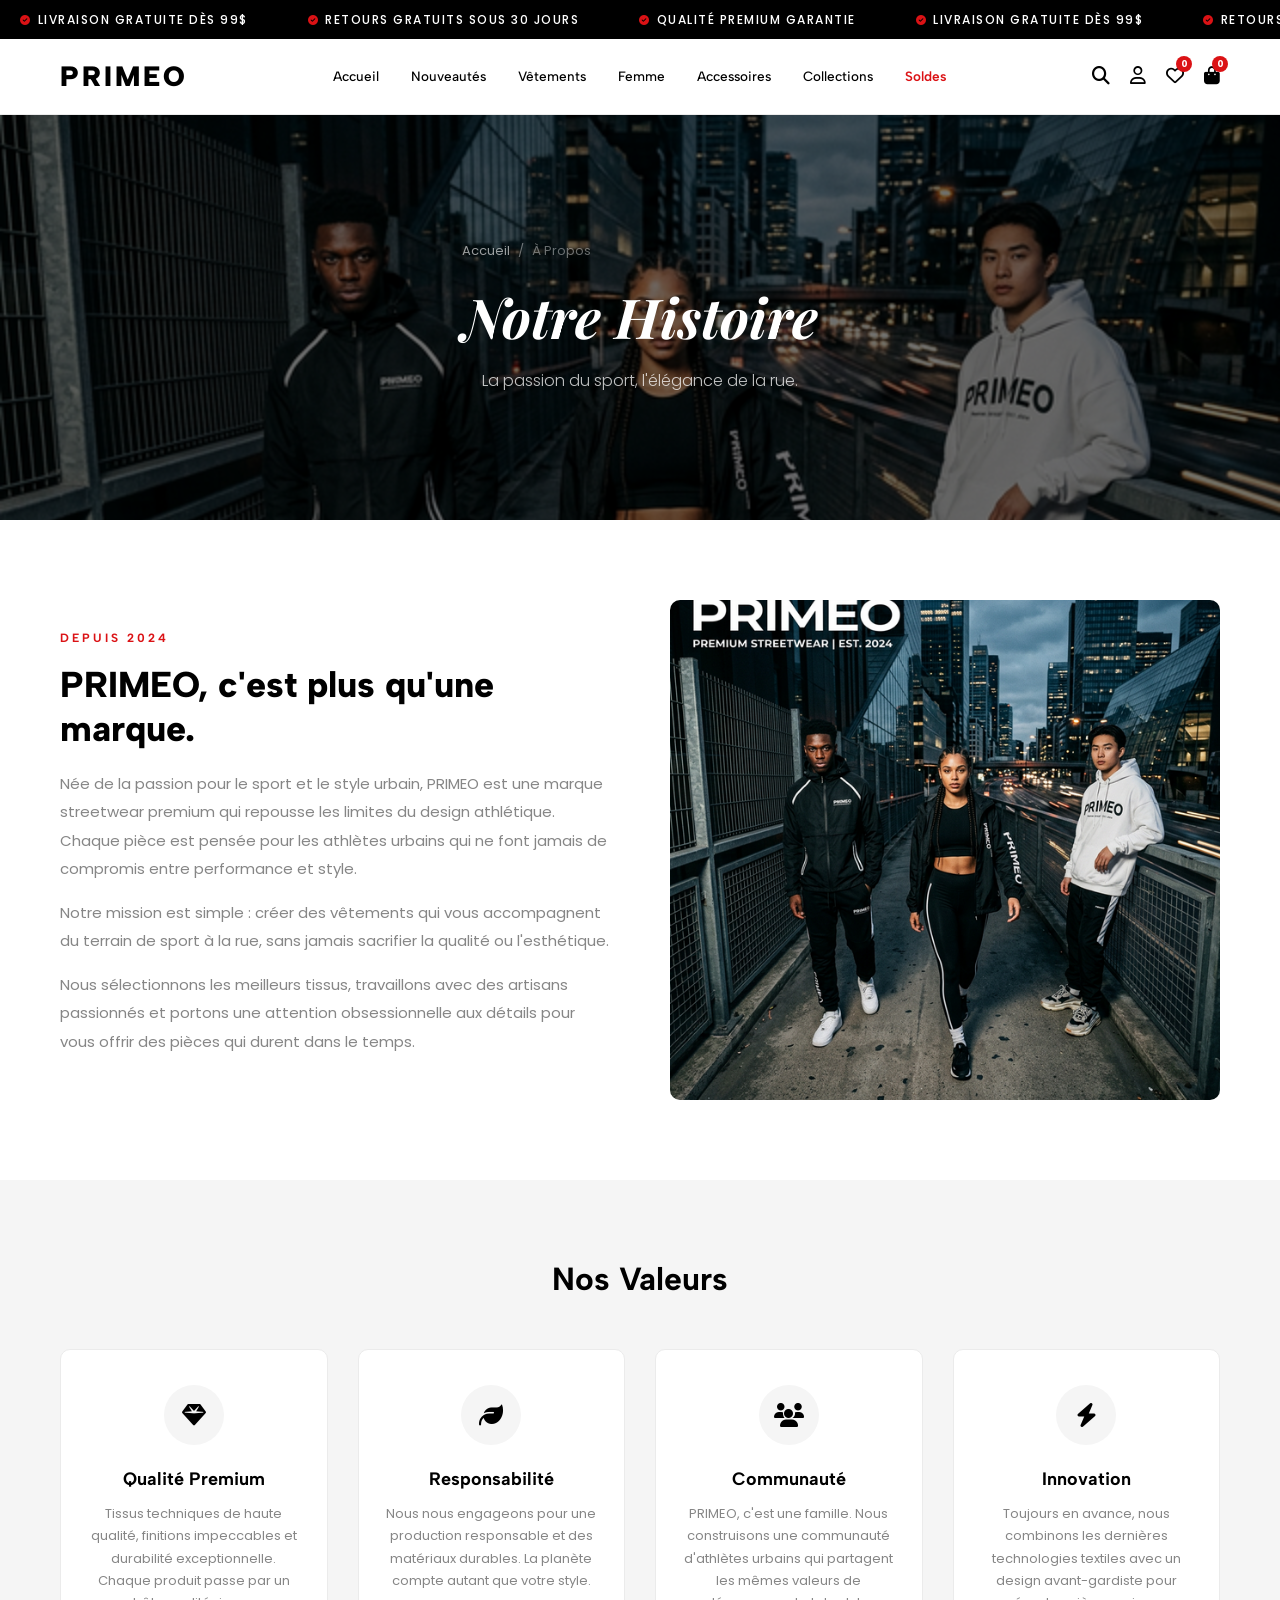
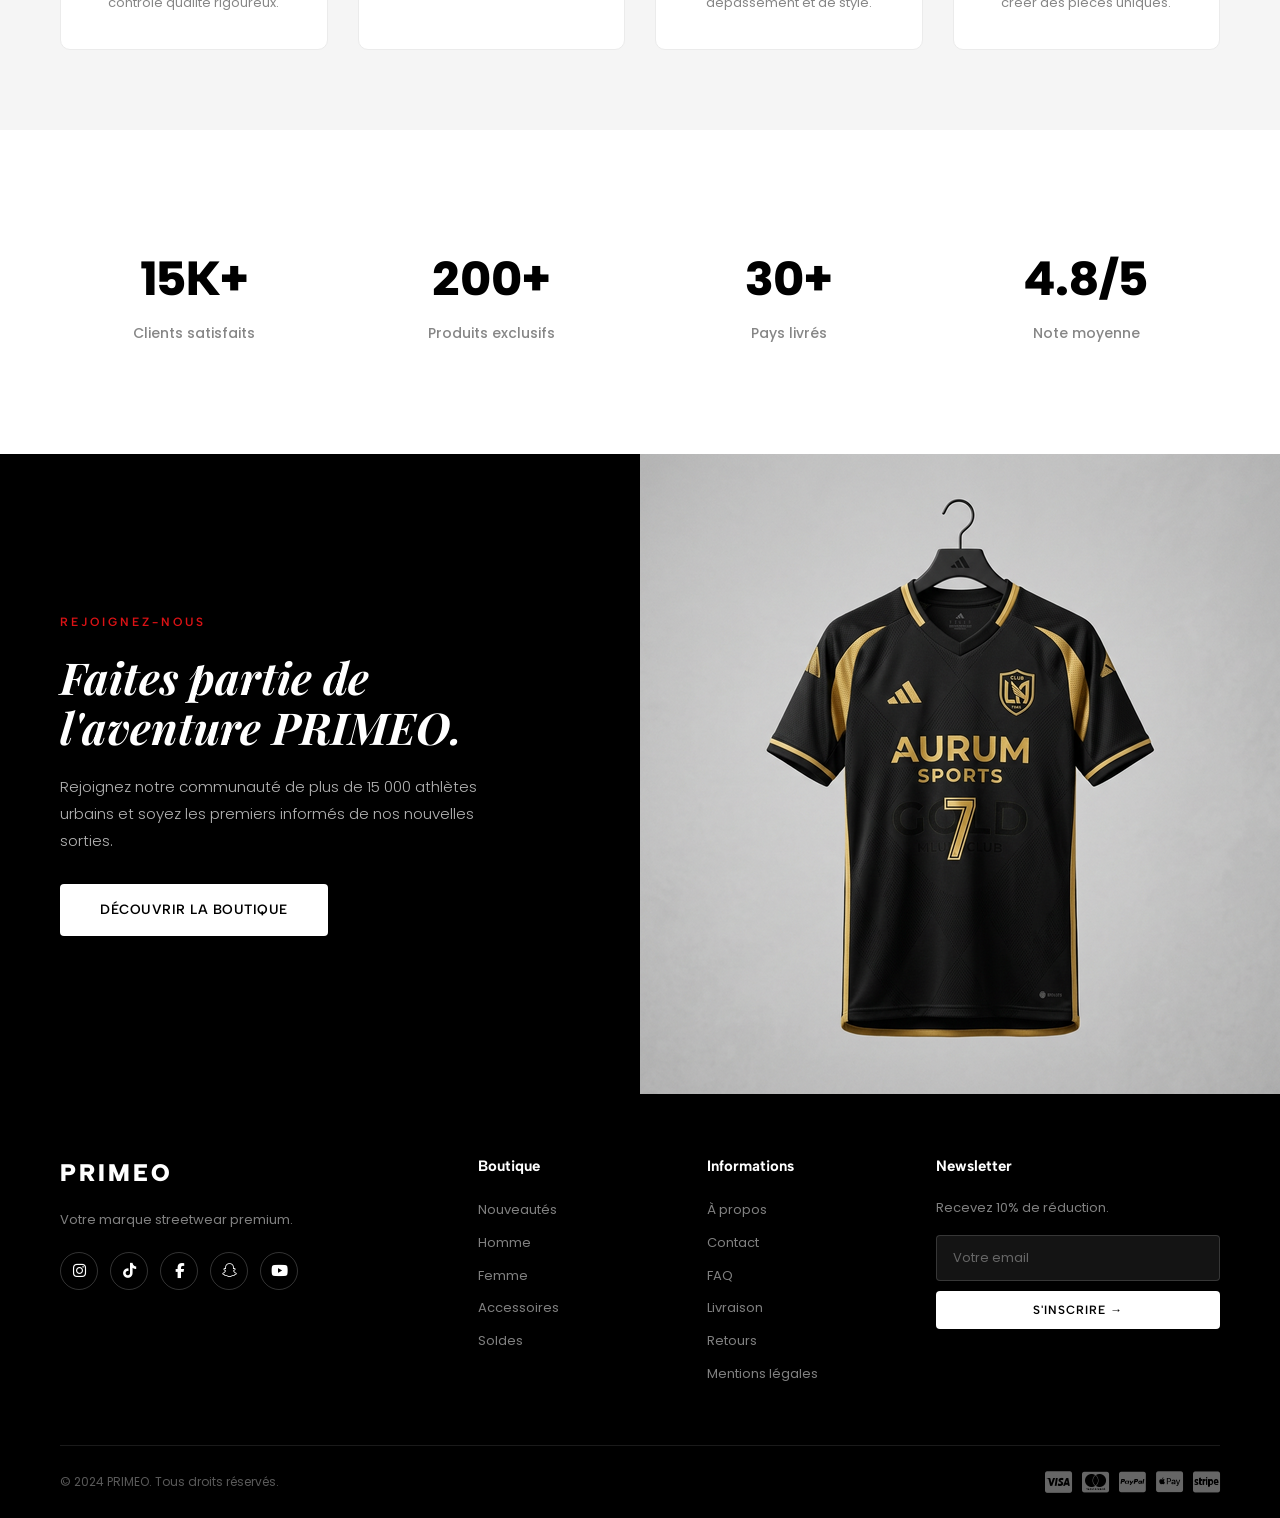
<file: about.html>
<!DOCTYPE html>
<html lang="fr" dir="ltr">

<head>
    <meta charset="utf-8">
    <meta name="viewport" content="width=device-width, initial-scale=1.0">
    <title>À Propos | PRIMEO — Notre Histoire</title>
    <meta name="description"
        content="Découvrez l'histoire de PRIMEO, marque streetwear premium née de la passion pour le sport et le style urbain.">
    <link rel="preconnect" href="https://fonts.googleapis.com">
    <link rel="preconnect" href="https://fonts.gstatic.com" crossorigin>
    <link
        href="https://fonts.googleapis.com/css2?family=Albert+Sans:wght@300;400;500;600;700;800;900&family=Playfair+Display:ital,wght@0,400;0,700;1,400;1,700&family=Poppins:wght@300;400;500;600;700&display=swap"
        rel="stylesheet">
    <link rel="stylesheet" href="https://cdnjs.cloudflare.com/ajax/libs/font-awesome/6.5.1/css/all.min.css">
    <link rel="stylesheet" href="styles.css">
</head>

<body>
    <!-- ANNOUNCEMENT BAR -->
    <div class="announcement-bar">
        <div class="marquee">
            <span><i class="fas fa-check-circle"></i> LIVRAISON GRATUITE DÈS 99$</span>
            <span><i class="fas fa-check-circle"></i> RETOURS GRATUITS SOUS 30 JOURS</span>
            <span><i class="fas fa-check-circle"></i> QUALITÉ PREMIUM GARANTIE</span>
            <span><i class="fas fa-check-circle"></i> LIVRAISON GRATUITE DÈS 99$</span>
            <span><i class="fas fa-check-circle"></i> RETOURS GRATUITS SOUS 30 JOURS</span>
            <span><i class="fas fa-check-circle"></i> QUALITÉ PREMIUM GARANTIE</span>
        </div>
    </div>
    <!-- HEADER -->
    <header class="site-header" id="siteHeader">
        <div class="container header-inner">
            <a href="index.html" class="header-logo"><span class="logo-text">PRIMEO</span></a>
            <nav class="header-nav">
                <a href="index.html">Accueil</a>
                <a href="collections.html">Nouveautés</a>
                <a href="collections.html">Vêtements</a>
                <a href="collections.html">Femme</a>
                <a href="collections.html">Accessoires</a>
                <a href="collections.html">Collections</a>
                <a href="collections.html" class="sale">Soldes</a>
            </nav>
            <div class="header-icons">
                <a href="#" id="searchToggle"><i class="fas fa-search"></i></a>
                <a href="compte.html"><i class="far fa-user"></i></a>
                <a href="favoris.html"><i class="far fa-heart"></i><span class="badge wishlist-count">0</span></a>
                <a href="panier.html"><i class="fas fa-shopping-bag"></i><span class="badge cart-count">0</span></a>
            </div>
            <button class="mobile-toggle" id="mobileToggle"><i class="fas fa-bars"></i></button>
        </div>
    </header>
    <div class="mobile-menu" id="mobileMenu">
        <div class="mobile-menu-inner">
            <button class="mobile-menu-close" id="mobileClose"><i class="fas fa-times"></i></button>
            <nav class="mobile-menu-nav">
                <a href="index.html">Accueil</a><a href="collections.html">Nouveautés</a><a
                    href="collections.html">Vêtements</a><a href="collections.html">Femme</a><a
                    href="collections.html">Accessoires</a><a href="collections.html">Collections</a><a
                    href="collections.html" class="sale">Soldes</a>
            </nav>
        </div>
    </div>

    <!-- PAGE HERO -->
    <section class="page-hero">
        <div class="page-hero-bg"><img src="images/hero.png" alt="À propos PRIMEO"></div>
        <div class="page-hero-overlay"></div>
        <div class="page-hero-content">
            <nav class="breadcrumb"><a href="index.html">Accueil</a> <span>/</span> <span>À Propos</span></nav>
            <h1>Notre Histoire</h1>
            <p>La passion du sport, l'élégance de la rue.</p>
        </div>
    </section>

    <!-- ABOUT CONTENT -->
    <section class="section">
        <div class="container">
            <div class="about-grid reveal">
                <div class="about-text">
                    <span class="label-tag">DEPUIS 2024</span>
                    <h2 class="about-heading">PRIMEO, c'est plus qu'une marque.</h2>
                    <p>Née de la passion pour le sport et le style urbain, PRIMEO est une marque streetwear premium qui
                        repousse les limites du design athlétique. Chaque pièce est pensée pour les athlètes urbains qui
                        ne font jamais de compromis entre performance et style.</p>
                    <p>Notre mission est simple : créer des vêtements qui vous accompagnent du terrain de sport à la
                        rue, sans jamais sacrifier la qualité ou l'esthétique.</p>
                    <p>Nous sélectionnons les meilleurs tissus, travaillons avec des artisans passionnés et portons une
                        attention obsessionnelle aux détails pour vous offrir des pièces qui durent dans le temps.</p>
                </div>
                <div class="about-image">
                    <img src="images/hero.png" alt="L'équipe PRIMEO" style="border-radius:var(--radius-md);">
                </div>
            </div>
        </div>
    </section>

    <!-- VALUES -->
    <section class="section" style="background:var(--color-bg-alt);">
        <div class="container">
            <h2 class="section-title" style="text-align:center;margin-bottom:5rem;">Nos Valeurs</h2>
            <div class="values-grid reveal">
                <div class="value-card">
                    <div class="value-icon"><i class="fas fa-gem"></i></div>
                    <h3>Qualité Premium</h3>
                    <p>Tissus techniques de haute qualité, finitions impeccables et durabilité exceptionnelle. Chaque
                        produit passe par un contrôle qualité rigoureux.</p>
                </div>
                <div class="value-card">
                    <div class="value-icon"><i class="fas fa-leaf"></i></div>
                    <h3>Responsabilité</h3>
                    <p>Nous nous engageons pour une production responsable et des matériaux durables. La planète compte
                        autant que votre style.</p>
                </div>
                <div class="value-card">
                    <div class="value-icon"><i class="fas fa-users"></i></div>
                    <h3>Communauté</h3>
                    <p>PRIMEO, c'est une famille. Nous construisons une communauté d'athlètes urbains qui partagent les
                        mêmes valeurs de dépassement et de style.</p>
                </div>
                <div class="value-card">
                    <div class="value-icon"><i class="fas fa-bolt"></i></div>
                    <h3>Innovation</h3>
                    <p>Toujours en avance, nous combinons les dernières technologies textiles avec un design
                        avant-gardiste pour créer des pièces uniques.</p>
                </div>
            </div>
        </div>
    </section>

    <!-- STATS -->
    <section class="section">
        <div class="container">
            <div class="stats-grid reveal">
                <div class="stat-item">
                    <span class="stat-number">15K+</span>
                    <span class="stat-label">Clients satisfaits</span>
                </div>
                <div class="stat-item">
                    <span class="stat-number">200+</span>
                    <span class="stat-label">Produits exclusifs</span>
                </div>
                <div class="stat-item">
                    <span class="stat-number">30+</span>
                    <span class="stat-label">Pays livrés</span>
                </div>
                <div class="stat-item">
                    <span class="stat-number">4.8/5</span>
                    <span class="stat-label">Note moyenne</span>
                </div>
            </div>
        </div>
    </section>

    <!-- TEAM / CTA -->
    <section class="banner-split">
        <div class="banner-text">
            <span class="label">Rejoignez-nous</span>
            <h2>Faites partie de l'aventure PRIMEO.</h2>
            <p>Rejoignez notre communauté de plus de 15 000 athlètes urbains et soyez les premiers informés de nos
                nouvelles sorties.</p>
            <a href="collections.html" class="btn btn-white" style="align-self:flex-start;">Découvrir la boutique</a>
        </div>
        <div class="banner-image"><img src="images/product-jersey.png" alt="Rejoindre PRIMEO"></div>
    </section>

    <!-- FOOTER -->
    <footer class="site-footer">
        <div class="container">
            <div class="footer-grid">
                <div class="footer-brand"><span class="logo-text">PRIMEO</span>
                    <p>Votre marque streetwear premium.</p>
                    <div class="footer-socials"><a href="#"><i class="fab fa-instagram"></i></a><a href="#"><i
                                class="fab fa-tiktok"></i></a><a href="#"><i class="fab fa-facebook-f"></i></a><a
                            href="#"><i class="fab fa-snapchat-ghost"></i></a><a href="#"><i
                                class="fab fa-youtube"></i></a></div>
                </div>
                <div class="footer-col">
                    <h5>Boutique</h5>
                    <ul>
                        <li><a href="collections.html">Nouveautés</a></li>
                        <li><a href="collections.html">Homme</a></li>
                        <li><a href="collections.html">Femme</a></li>
                        <li><a href="collections.html">Accessoires</a></li>
                        <li><a href="collections.html">Soldes</a></li>
                    </ul>
                </div>
                <div class="footer-col">
                    <h5>Informations</h5>
                    <ul>
                        <li><a href="about.html">À propos</a></li>
                        <li><a href="contact.html">Contact</a></li>
                        <li><a href="#">FAQ</a></li>
                        <li><a href="#">Livraison</a></li>
                        <li><a href="#">Retours</a></li>
                        <li><a href="#">Mentions légales</a></li>
                    </ul>
                </div>
                <div class="footer-col">
                    <h5>Newsletter</h5>
                    <p style="font-size:1.3rem;color:rgba(255,255,255,0.5);margin-bottom:1.6rem;">Recevez 10% de
                        réduction.</p>
                    <div class="footer-newsletter"><input type="email" placeholder="Votre email"><button>S'inscrire
                            →</button></div>
                </div>
            </div>
            <div class="footer-bottom"><span>© 2024 PRIMEO. Tous droits réservés.</span>
                <div class="payment-icons"><i class="fab fa-cc-visa"></i><i class="fab fa-cc-mastercard"></i><i
                        class="fab fa-cc-paypal"></i><i class="fab fa-cc-apple-pay"></i><i class="fab fa-cc-stripe"></i>
                </div>
            </div>
        </div>
    </footer>
    <button class="back-to-top" id="backToTop"><i class="fas fa-chevron-up"></i></button>
    <script>
        const header = document.getElementById('siteHeader'), btt = document.getElementById('backToTop');
        window.addEventListener('scroll', () => { header.classList.toggle('scrolled', window.scrollY > 50); btt.classList.toggle('visible', window.scrollY > 400); });
        btt.addEventListener('click', () => window.scrollTo({ top: 0, behavior: 'smooth' }));
        document.getElementById('mobileToggle').addEventListener('click', () => document.getElementById('mobileMenu').classList.add('active'));
        document.getElementById('mobileClose').addEventListener('click', () => document.getElementById('mobileMenu').classList.remove('active'));
        document.getElementById('mobileMenu').addEventListener('click', e => { if (e.target.id === 'mobileMenu') e.target.classList.remove('active'); });
        const reveals = document.querySelectorAll('.reveal');
        const obs = new IntersectionObserver(entries => entries.forEach(e => { if (e.isIntersecting) { e.target.classList.add('active'); obs.unobserve(e.target); } }), { threshold: 0.15 });
        reveals.forEach(el => obs.observe(el));
    </script>
    <script src="script.js"></script>
</body>

</html>
</file>
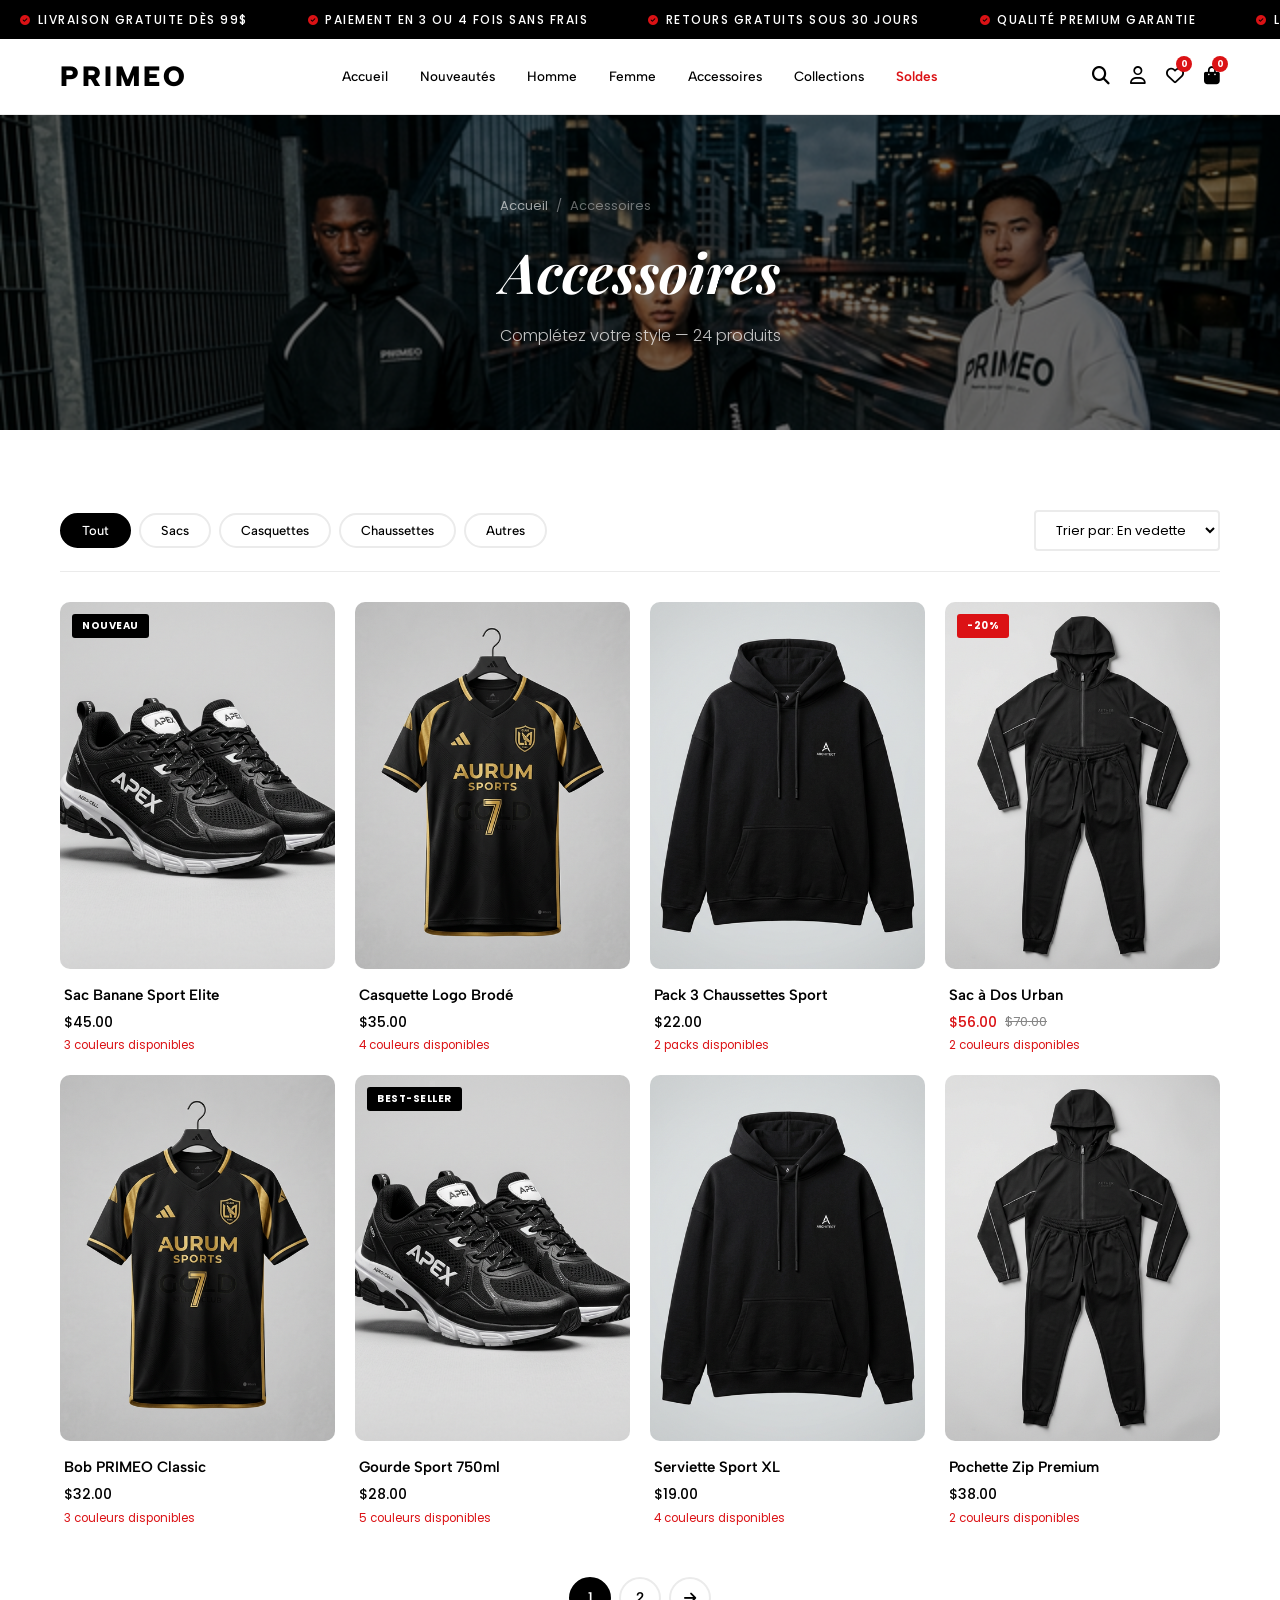
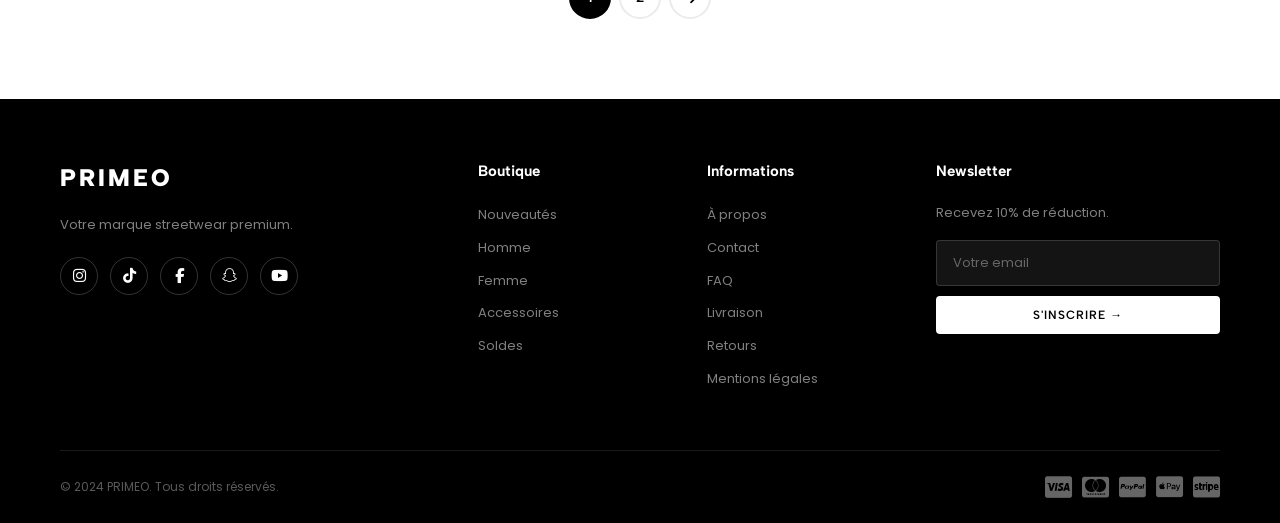
<file: accessoires.html>
<!DOCTYPE html>
<html lang="fr" dir="ltr">

<head>
    <meta charset="utf-8">
    <meta name="viewport" content="width=device-width, initial-scale=1.0">
    <title>Accessoires | PRIMEO — Sacs, Casquettes & Plus</title>
    <meta name="description"
        content="Accessoires PRIMEO — Sacs banane, casquettes, chaussettes et plus. Complétez votre look streetwear premium.">
    <link rel="preconnect" href="https://fonts.googleapis.com">
    <link rel="preconnect" href="https://fonts.gstatic.com" crossorigin>
    <link
        href="https://fonts.googleapis.com/css2?family=Albert+Sans:wght@300;400;500;600;700;800;900&family=Playfair+Display:ital,wght@0,400;0,700;1,400;1,700&family=Poppins:wght@300;400;500;600;700&display=swap"
        rel="stylesheet">
    <link rel="stylesheet" href="https://cdnjs.cloudflare.com/ajax/libs/font-awesome/6.5.1/css/all.min.css">
    <link rel="stylesheet" href="styles.css">
</head>

<body>
    <div class="announcement-bar">
        <div class="marquee"><span><i class="fas fa-check-circle"></i> LIVRAISON GRATUITE DÈS 99$</span><span><i
                    class="fas fa-check-circle"></i> PAIEMENT EN 3 OU 4 FOIS SANS FRAIS</span><span><i
                    class="fas fa-check-circle"></i> RETOURS GRATUITS SOUS 30 JOURS</span><span><i
                    class="fas fa-check-circle"></i> QUALITÉ PREMIUM GARANTIE</span><span><i
                    class="fas fa-check-circle"></i> LIVRAISON GRATUITE DÈS 99$</span><span><i
                    class="fas fa-check-circle"></i> PAIEMENT EN 3 OU 4 FOIS SANS FRAIS</span><span><i
                    class="fas fa-check-circle"></i> RETOURS GRATUITS SOUS 30 JOURS</span><span><i
                    class="fas fa-check-circle"></i> QUALITÉ PREMIUM GARANTIE</span></div>
    </div>
    <header class="site-header" id="siteHeader">
        <div class="container header-inner"><a href="index.html" class="header-logo"><span
                    class="logo-text">PRIMEO</span></a>
            <nav class="header-nav"><a href="index.html">Accueil</a><a href="nouveautes.html">Nouveautés</a><a
                    href="homme.html">Homme</a><a href="femme.html">Femme</a><a
                    href="accessoires.html">Accessoires</a><a href="collections.html">Collections</a><a
                    href="soldes.html" class="sale">Soldes</a></nav>
            <div class="header-icons"><a href="#" id="searchToggle"><i class="fas fa-search"></i></a><a href="#"><i
                        class="far fa-user"></i></a><a href="favoris.html"><i class="far fa-heart"></i><span
                        class="badge">0</span></a><a href="#"><i class="fas fa-shopping-bag"></i><span
                        class="badge">0</span></a></div><button class="mobile-toggle" id="mobileToggle"><i
                    class="fas fa-bars"></i></button>
        </div>
    </header>
    <div class="mobile-menu" id="mobileMenu">
        <div class="mobile-menu-inner"><button class="mobile-menu-close" id="mobileClose"><i
                    class="fas fa-times"></i></button>
            <nav class="mobile-menu-nav"><a href="index.html">Accueil</a><a href="nouveautes.html">Nouveautés</a><a
                    href="homme.html">Homme</a><a href="femme.html">Femme</a><a
                    href="accessoires.html">Accessoires</a><a href="collections.html">Collections</a><a
                    href="soldes.html" class="sale">Soldes</a></nav>
        </div>
    </div>

    <section class="page-hero page-hero-small">
        <div class="page-hero-bg"><img src="images/hero.png" alt="Accessoires PRIMEO"></div>
        <div class="page-hero-overlay"></div>
        <div class="page-hero-content">
            <nav class="breadcrumb"><a href="index.html">Accueil</a> <span>/</span> <span>Accessoires</span></nav>
            <h1>Accessoires</h1>
            <p>Complétez votre style — 24 produits</p>
        </div>
    </section>

    <section class="section collection-section">
        <div class="container">
            <div class="filter-bar">
                <div class="filter-left">
                    <button class="filter-btn active" data-filter="all">Tout</button>
                    <button class="filter-btn" data-filter="sac">Sacs</button>
                    <button class="filter-btn" data-filter="casquette">Casquettes</button>
                    <button class="filter-btn" data-filter="chaussette">Chaussettes</button>
                    <button class="filter-btn" data-filter="autre">Autres</button>
                </div>
                <div class="filter-right"><select class="sort-select">
                        <option>Trier par: En vedette</option>
                        <option>Prix: croissant</option>
                        <option>Prix: décroissant</option>
                        <option>Les plus récents</option>
                    </select></div>
            </div>
            <div class="products-grid" id="productsGrid">
                <div class="product-card" data-category="sac"><a href="product.html">
                        <div class="product-image"><span class="product-badge">Nouveau</span><img
                                src="images/product-sneakers.png" alt="Sac Banane Sport Elite">
                            <div class="product-actions"><button><i class="far fa-heart"></i></button><button><i
                                        class="far fa-eye"></i></button></div>
                        </div>
                        <div class="product-info">
                            <h4>Sac Banane Sport Elite</h4>
                            <div class="product-price"><span class="current">$45.00</span></div>
                            <p class="product-colors">3 couleurs disponibles</p>
                        </div>
                    </a></div>
                <div class="product-card" data-category="casquette"><a href="product.html">
                        <div class="product-image"><img src="images/product-jersey.png" alt="Casquette Logo Brodé">
                            <div class="product-actions"><button><i class="far fa-heart"></i></button><button><i
                                        class="far fa-eye"></i></button></div>
                        </div>
                        <div class="product-info">
                            <h4>Casquette Logo Brodé</h4>
                            <div class="product-price"><span class="current">$35.00</span></div>
                            <p class="product-colors">4 couleurs disponibles</p>
                        </div>
                    </a></div>
                <div class="product-card" data-category="chaussette"><a href="product.html">
                        <div class="product-image"><img src="images/product-hoodie.png" alt="Pack 3 Chaussettes Sport">
                            <div class="product-actions"><button><i class="far fa-heart"></i></button><button><i
                                        class="far fa-eye"></i></button></div>
                        </div>
                        <div class="product-info">
                            <h4>Pack 3 Chaussettes Sport</h4>
                            <div class="product-price"><span class="current">$22.00</span></div>
                            <p class="product-colors">2 packs disponibles</p>
                        </div>
                    </a></div>
                <div class="product-card" data-category="sac"><a href="product.html">
                        <div class="product-image"><span class="product-badge sale">-20%</span><img
                                src="images/product-tracksuit.png" alt="Sac à Dos Urban">
                            <div class="product-actions"><button><i class="far fa-heart"></i></button><button><i
                                        class="far fa-eye"></i></button></div>
                        </div>
                        <div class="product-info">
                            <h4>Sac à Dos Urban</h4>
                            <div class="product-price"><span class="current"
                                    style="color:var(--color-accent);">$56.00</span><span class="original">$70.00</span>
                            </div>
                            <p class="product-colors">2 couleurs disponibles</p>
                        </div>
                    </a></div>
                <div class="product-card" data-category="casquette"><a href="product.html">
                        <div class="product-image"><img src="images/product-jersey.png" alt="Bob PRIMEO Classic">
                            <div class="product-actions"><button><i class="far fa-heart"></i></button><button><i
                                        class="far fa-eye"></i></button></div>
                        </div>
                        <div class="product-info">
                            <h4>Bob PRIMEO Classic</h4>
                            <div class="product-price"><span class="current">$32.00</span></div>
                            <p class="product-colors">3 couleurs disponibles</p>
                        </div>
                    </a></div>
                <div class="product-card" data-category="autre"><a href="product.html">
                        <div class="product-image"><span class="product-badge">Best-seller</span><img
                                src="images/product-sneakers.png" alt="Gourde Sport 750ml">
                            <div class="product-actions"><button><i class="far fa-heart"></i></button><button><i
                                        class="far fa-eye"></i></button></div>
                        </div>
                        <div class="product-info">
                            <h4>Gourde Sport 750ml</h4>
                            <div class="product-price"><span class="current">$28.00</span></div>
                            <p class="product-colors">5 couleurs disponibles</p>
                        </div>
                    </a></div>
                <div class="product-card" data-category="autre"><a href="product.html">
                        <div class="product-image"><img src="images/product-hoodie.png" alt="Serviette Sport XL">
                            <div class="product-actions"><button><i class="far fa-heart"></i></button><button><i
                                        class="far fa-eye"></i></button></div>
                        </div>
                        <div class="product-info">
                            <h4>Serviette Sport XL</h4>
                            <div class="product-price"><span class="current">$19.00</span></div>
                            <p class="product-colors">4 couleurs disponibles</p>
                        </div>
                    </a></div>
                <div class="product-card" data-category="sac"><a href="product.html">
                        <div class="product-image"><img src="images/product-tracksuit.png" alt="Pochette Zip Premium">
                            <div class="product-actions"><button><i class="far fa-heart"></i></button><button><i
                                        class="far fa-eye"></i></button></div>
                        </div>
                        <div class="product-info">
                            <h4>Pochette Zip Premium</h4>
                            <div class="product-price"><span class="current">$38.00</span></div>
                            <p class="product-colors">2 couleurs disponibles</p>
                        </div>
                    </a></div>
            </div>
            <div class="pagination"><a href="#" class="page-link active">1</a><a href="#" class="page-link">2</a><a
                    href="#" class="page-link next"><i class="fas fa-arrow-right"></i></a></div>
        </div>
    </section>

    <footer class="site-footer">
        <div class="container">
            <div class="footer-grid">
                <div class="footer-brand"><span class="logo-text">PRIMEO</span>
                    <p>Votre marque streetwear premium.</p>
                    <div class="footer-socials"><a href="#"><i class="fab fa-instagram"></i></a><a href="#"><i
                                class="fab fa-tiktok"></i></a><a href="#"><i class="fab fa-facebook-f"></i></a><a
                            href="#"><i class="fab fa-snapchat-ghost"></i></a><a href="#"><i
                                class="fab fa-youtube"></i></a></div>
                </div>
                <div class="footer-col">
                    <h5>Boutique</h5>
                    <ul>
                        <li><a href="nouveautes.html">Nouveautés</a></li>
                        <li><a href="homme.html">Homme</a></li>
                        <li><a href="femme.html">Femme</a></li>
                        <li><a href="accessoires.html">Accessoires</a></li>
                        <li><a href="soldes.html">Soldes</a></li>
                    </ul>
                </div>
                <div class="footer-col">
                    <h5>Informations</h5>
                    <ul>
                        <li><a href="about.html">À propos</a></li>
                        <li><a href="contact.html">Contact</a></li>
                        <li><a href="#">FAQ</a></li>
                        <li><a href="#">Livraison</a></li>
                        <li><a href="#">Retours</a></li>
                        <li><a href="#">Mentions légales</a></li>
                    </ul>
                </div>
                <div class="footer-col">
                    <h5>Newsletter</h5>
                    <p style="font-size:1.3rem;color:rgba(255,255,255,0.5);margin-bottom:1.6rem;">Recevez 10% de
                        réduction.</p>
                    <div class="footer-newsletter"><input type="email" placeholder="Votre email"><button>S'inscrire
                            →</button></div>
                </div>
            </div>
            <div class="footer-bottom"><span>© 2024 PRIMEO. Tous droits réservés.</span>
                <div class="payment-icons"><i class="fab fa-cc-visa"></i><i class="fab fa-cc-mastercard"></i><i
                        class="fab fa-cc-paypal"></i><i class="fab fa-cc-apple-pay"></i><i class="fab fa-cc-stripe"></i>
                </div>
            </div>
        </div>
    </footer>
    <button class="back-to-top" id="backToTop"><i class="fas fa-chevron-up"></i></button>
    <script>
        const header = document.getElementById('siteHeader'), btt = document.getElementById('backToTop'); window.addEventListener('scroll', () => { header.classList.toggle('scrolled', window.scrollY > 50); btt.classList.toggle('visible', window.scrollY > 400); }); btt.addEventListener('click', () => window.scrollTo({ top: 0, behavior: 'smooth' })); document.getElementById('mobileToggle').addEventListener('click', () => document.getElementById('mobileMenu').classList.add('active')); document.getElementById('mobileClose').addEventListener('click', () => document.getElementById('mobileMenu').classList.remove('active')); document.getElementById('mobileMenu').addEventListener('click', e => { if (e.target.id === 'mobileMenu') e.target.classList.remove('active'); });
        document.querySelectorAll('.filter-btn').forEach(btn => { btn.addEventListener('click', () => { document.querySelectorAll('.filter-btn').forEach(b => b.classList.remove('active')); btn.classList.add('active'); const f = btn.dataset.filter; document.querySelectorAll('.product-card').forEach(c => { c.style.display = (f === 'all' || c.dataset.category === f) ? '' : 'none'; }); }); });
    </script>
    <script src="script.js"></script>
</body>

</html>
</file>
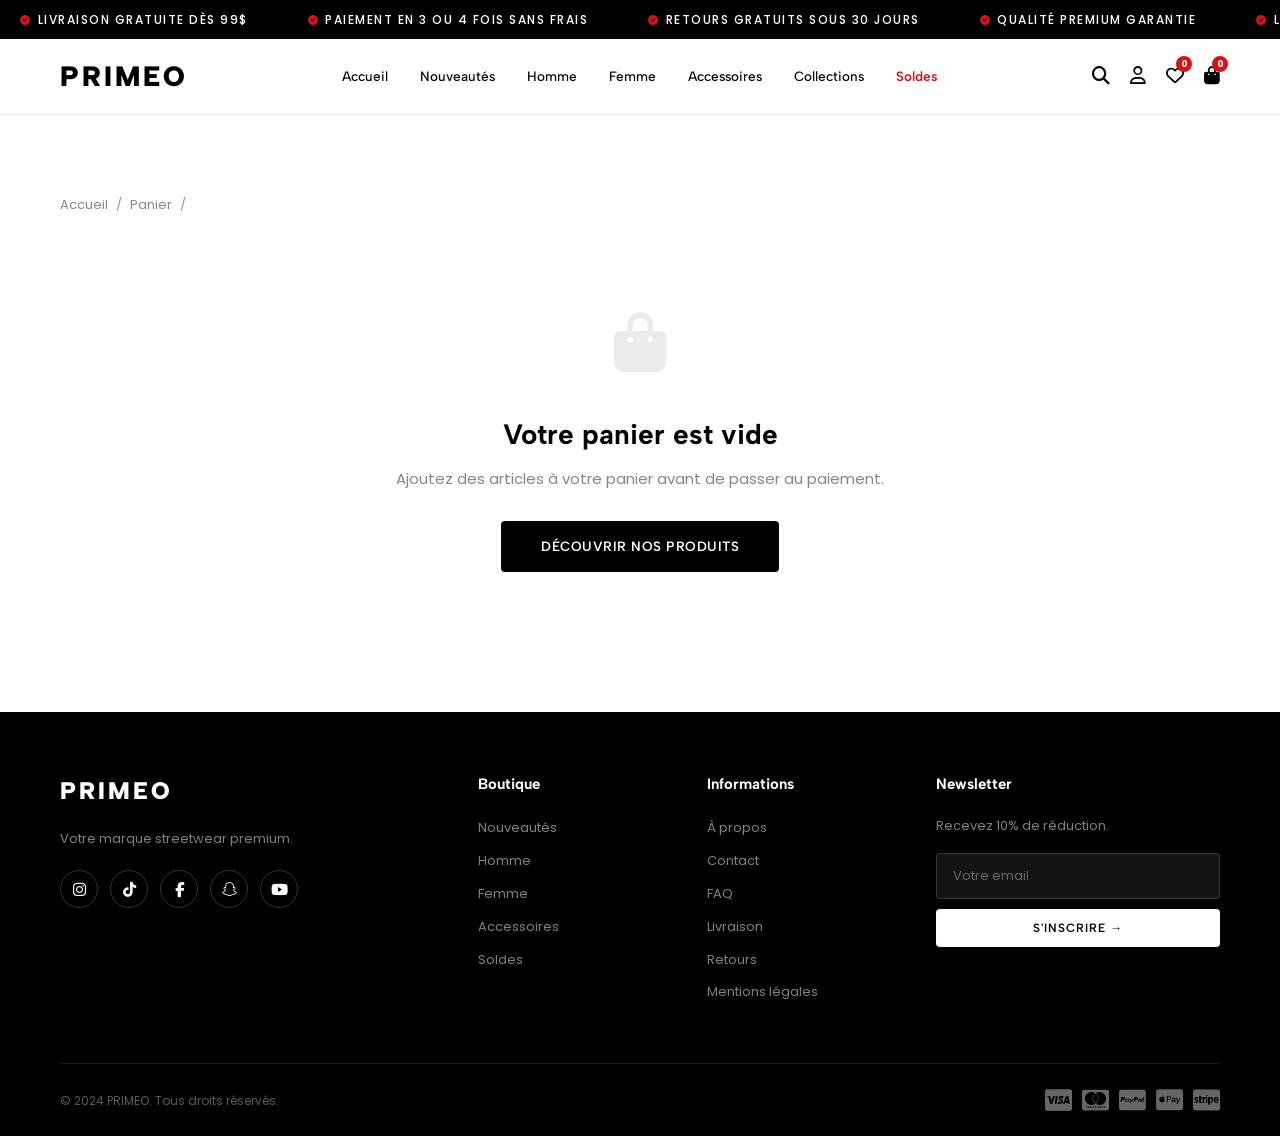
<file: checkout.html>
<!DOCTYPE html>
<html lang="fr" dir="ltr">

<head>
    <meta charset="utf-8">
    <meta name="viewport" content="width=device-width, initial-scale=1.0">
    <title>Paiement | PRIMEO</title>
    <meta name="description" content="Finalisez votre commande PRIMEO — Paiement sécurisé.">
    <link rel="preconnect" href="https://fonts.googleapis.com">
    <link rel="preconnect" href="https://fonts.gstatic.com" crossorigin>
    <link
        href="https://fonts.googleapis.com/css2?family=Albert+Sans:wght@300;400;500;600;700;800;900&family=Playfair+Display:ital,wght@0,400;0,700;1,400;1,700&family=Poppins:wght@300;400;500;600;700&display=swap"
        rel="stylesheet">
    <link rel="stylesheet" href="https://cdnjs.cloudflare.com/ajax/libs/font-awesome/6.5.1/css/all.min.css">
    <link rel="stylesheet" href="styles.css">
</head>

<body>
    <div class="announcement-bar">
        <div class="marquee">
            <span><i class="fas fa-check-circle"></i> LIVRAISON GRATUITE DÈS 99$</span>
            <span><i class="fas fa-check-circle"></i> PAIEMENT EN 3 OU 4 FOIS SANS FRAIS</span>
            <span><i class="fas fa-check-circle"></i> RETOURS GRATUITS SOUS 30 JOURS</span>
            <span><i class="fas fa-check-circle"></i> QUALITÉ PREMIUM GARANTIE</span>
            <span><i class="fas fa-check-circle"></i> LIVRAISON GRATUITE DÈS 99$</span>
            <span><i class="fas fa-check-circle"></i> PAIEMENT EN 3 OU 4 FOIS SANS FRAIS</span>
            <span><i class="fas fa-check-circle"></i> RETOURS GRATUITS SOUS 30 JOURS</span>
            <span><i class="fas fa-check-circle"></i> QUALITÉ PREMIUM GARANTIE</span>
        </div>
    </div>

    <header class="site-header" id="siteHeader">
        <div class="container header-inner">
            <a href="index.html" class="header-logo"><span class="logo-text">PRIMEO</span></a>
            <nav class="header-nav">
                <a href="index.html">Accueil</a>
                <a href="nouveautes.html">Nouveautés</a>
                <a href="homme.html">Homme</a>
                <a href="femme.html">Femme</a>
                <a href="accessoires.html">Accessoires</a>
                <a href="collections.html">Collections</a>
                <a href="soldes.html" class="sale">Soldes</a>
            </nav>
            <div class="header-icons">
                <a href="#" id="searchToggle"><i class="fas fa-search"></i></a>
                <a href="compte.html"><i class="far fa-user"></i></a>
                <a href="favoris.html"><i class="far fa-heart"></i><span class="badge wishlist-count">0</span></a>
                <a href="panier.html"><i class="fas fa-shopping-bag"></i><span class="badge cart-count">0</span></a>
            </div>
            <button class="mobile-toggle" id="mobileToggle"><i class="fas fa-bars"></i></button>
        </div>
    </header>

    <div class="mobile-menu" id="mobileMenu">
        <div class="mobile-menu-inner">
            <button class="mobile-menu-close" id="mobileClose"><i class="fas fa-times"></i></button>
            <nav class="mobile-menu-nav">
                <a href="index.html">Accueil</a>
                <a href="nouveautes.html">Nouveautés</a>
                <a href="homme.html">Homme</a>
                <a href="femme.html">Femme</a>
                <a href="accessoires.html">Accessoires</a>
                <a href="collections.html">Collections</a>
                <a href="soldes.html" class="sale">Soldes</a>
            </nav>
        </div>
    </div>

    <!-- CHECKOUT -->
    <section class="section checkout-section">
        <div class="container">
            <nav class="breadcrumb" style="margin-bottom:2rem;">
                <a href="index.html" style="color:var(--color-text-muted);">Accueil</a>
                <span style="color:var(--color-text-light);">/</span>
                <a href="panier.html" style="color:var(--color-text-muted);">Panier</a>
                <span style="color:var(--color-text-light);">/</span>
                <span>Paiement</span>
            </nav>

            <!-- Empty cart redirect -->
            <div id="checkoutEmpty" style="display:none;">
                <div class="cart-empty" style="padding:6rem 2rem;">
                    <div class="cart-empty-icon"><i class="fas fa-shopping-bag"></i></div>
                    <h2>Votre panier est vide</h2>
                    <p>Ajoutez des articles à votre panier avant de passer au paiement.</p>
                    <a href="collections.html" class="btn btn-dark">Découvrir nos produits</a>
                </div>
            </div>

            <!-- Checkout Content -->
            <div id="checkoutContent" style="display:none;">
                <h1 class="section-title" style="margin-bottom:3rem;">Finaliser la commande</h1>

                <!-- Progress steps -->
                <div class="checkout-steps">
                    <div class="checkout-step active" data-step="1"><span>1</span> Livraison</div>
                    <div class="checkout-step" data-step="2"><span>2</span> Paiement</div>
                    <div class="checkout-step" data-step="3"><span>3</span> Confirmation</div>
                </div>

                <div class="checkout-grid">
                    <!-- Left: Forms -->
                    <div class="checkout-forms">
                        <!-- Step 1: Shipping -->
                        <div class="checkout-form-step active" id="step1">
                            <h2><i class="fas fa-truck"></i> Informations de livraison</h2>
                            <form id="shippingForm" onsubmit="return goToStep2(event)">
                                <div class="form-row">
                                    <div class="form-group">
                                        <label>Prénom *</label>
                                        <input type="text" id="shipFirstName" required placeholder="Prénom">
                                    </div>
                                    <div class="form-group">
                                        <label>Nom *</label>
                                        <input type="text" id="shipLastName" required placeholder="Nom">
                                    </div>
                                </div>
                                <div class="form-group">
                                    <label>Email *</label>
                                    <input type="email" id="shipEmail" required placeholder="votre@email.com">
                                </div>
                                <div class="form-group">
                                    <label>Téléphone *</label>
                                    <input type="tel" id="shipPhone" required placeholder="(514) 000-0000">
                                </div>
                                <div class="form-group">
                                    <label>Adresse *</label>
                                    <input type="text" id="shipAddress" required placeholder="123 Rue Exemple">
                                </div>
                                <div class="form-row">
                                    <div class="form-group">
                                        <label>Ville *</label>
                                        <input type="text" id="shipCity" required placeholder="Montréal">
                                    </div>
                                    <div class="form-group">
                                        <label>Province *</label>
                                        <select id="shipProvince" required>
                                            <option value="">Sélectionnez</option>
                                            <option value="QC">Québec</option>
                                            <option value="ON">Ontario</option>
                                            <option value="BC">Colombie-Britannique</option>
                                            <option value="AB">Alberta</option>
                                            <option value="MB">Manitoba</option>
                                            <option value="SK">Saskatchewan</option>
                                            <option value="NS">Nouvelle-Écosse</option>
                                            <option value="NB">Nouveau-Brunswick</option>
                                            <option value="NL">Terre-Neuve-et-Labrador</option>
                                            <option value="PE">Île-du-Prince-Édouard</option>
                                        </select>
                                    </div>
                                </div>
                                <div class="form-group">
                                    <label>Code postal *</label>
                                    <input type="text" id="shipPostal" required placeholder="H2X 1Y4">
                                </div>
                                <button type="submit" class="btn btn-dark btn-full" style="margin-top:1rem;">Continuer
                                    vers le paiement <i class="fas fa-arrow-right"></i></button>
                            </form>
                        </div>

                        <!-- Step 2: Payment -->
                        <div class="checkout-form-step" id="step2">
                            <h2><i class="fas fa-credit-card"></i> Méthode de paiement</h2>

                            <div class="payment-methods">
                                <label class="payment-method active" data-method="card">
                                    <input type="radio" name="paymentMethod" value="card" checked>
                                    <div class="payment-method-inner">
                                        <div class="payment-method-icons">
                                            <i class="fab fa-cc-visa"></i>
                                            <i class="fab fa-cc-mastercard"></i>
                                        </div>
                                        <span>Carte de crédit / débit</span>
                                    </div>
                                </label>
                                <label class="payment-method" data-method="paypal">
                                    <input type="radio" name="paymentMethod" value="paypal">
                                    <div class="payment-method-inner">
                                        <div class="payment-method-icons">
                                            <i class="fab fa-cc-paypal"></i>
                                        </div>
                                        <span>PayPal</span>
                                    </div>
                                </label>
                                <label class="payment-method" data-method="applepay">
                                    <input type="radio" name="paymentMethod" value="applepay">
                                    <div class="payment-method-inner">
                                        <div class="payment-method-icons">
                                            <i class="fab fa-cc-apple-pay"></i>
                                        </div>
                                        <span>Apple Pay</span>
                                    </div>
                                </label>
                                <label class="payment-method" data-method="stripe">
                                    <input type="radio" name="paymentMethod" value="stripe">
                                    <div class="payment-method-inner">
                                        <div class="payment-method-icons">
                                            <i class="fab fa-cc-stripe"></i>
                                        </div>
                                        <span>Stripe</span>
                                    </div>
                                </label>
                            </div>

                            <!-- Card form -->
                            <div class="payment-card-form" id="cardForm">
                                <div class="form-group">
                                    <label>Numéro de carte *</label>
                                    <input type="text" id="cardNumber" placeholder="1234 5678 9012 3456" maxlength="19"
                                        required>
                                </div>
                                <div class="form-group">
                                    <label>Nom sur la carte *</label>
                                    <input type="text" id="cardName" placeholder="NOM PRÉNOM" required>
                                </div>
                                <div class="form-row">
                                    <div class="form-group">
                                        <label>Date d'expiration *</label>
                                        <input type="text" id="cardExpiry" placeholder="MM/AA" maxlength="5" required>
                                    </div>
                                    <div class="form-group">
                                        <label>CVV *</label>
                                        <input type="text" id="cardCvv" placeholder="123" maxlength="4" required>
                                    </div>
                                </div>
                            </div>

                            <!-- PayPal / Apple Pay / Stripe info -->
                            <div class="payment-alt-info" id="altPayInfo" style="display:none;">
                                <div class="payment-alt-msg">
                                    <i class="fas fa-external-link-alt"></i>
                                    <p>Vous serez redirigé vers <span id="altPayName">PayPal</span> pour finaliser votre
                                        paiement en toute sécurité.</p>
                                </div>
                            </div>

                            <div style="display:flex;gap:1rem;margin-top:2rem;">
                                <button class="btn btn-outline-dark" onclick="backToStep1()" style="flex:0 0 auto;"><i
                                        class="fas fa-arrow-left"></i> Retour</button>
                                <button class="btn btn-dark btn-full" onclick="processPayment()"><i
                                        class="fas fa-lock"></i> Payer <span id="payTotal"></span></button>
                            </div>

                            <div class="checkout-secure">
                                <i class="fas fa-shield-alt"></i> Paiement 100% sécurisé — Vos données sont chiffrées
                            </div>
                        </div>

                        <!-- Step 3: Confirmation -->
                        <div class="checkout-form-step" id="step3">
                            <div class="checkout-success">
                                <div class="success-icon"><i class="fas fa-check-circle"></i></div>
                                <h2>Commande confirmée !</h2>
                                <p>Merci pour votre achat. Un email de confirmation a été envoyé à <strong
                                        id="confirmEmail"></strong>.</p>
                                <div class="order-number">Commande #PRIMEO-<span id="orderNumber"></span></div>
                                <div class="order-details-summary" id="orderDetails"></div>
                                <a href="index.html" class="btn btn-dark" style="margin-top:2rem;">Retour à la
                                    boutique</a>
                            </div>
                        </div>
                    </div>

                    <!-- Right: Order Summary -->
                    <div class="checkout-summary-col" id="checkoutSummaryCol">
                        <div class="cart-summary">
                            <h3>Résumé de la commande</h3>
                            <div id="checkoutItems"></div>
                            <div class="cart-summary-divider"></div>
                            <div class="cart-summary-row">
                                <span>Sous-total</span>
                                <span id="ckSubtotal">0.00 $ CAD</span>
                            </div>
                            <div class="cart-summary-row">
                                <span>Livraison</span>
                                <span id="ckShipping">Calculée</span>
                            </div>
                            <div class="cart-summary-row">
                                <span>TPS (5%)</span>
                                <span id="ckTPS">0.00 $</span>
                            </div>
                            <div class="cart-summary-row">
                                <span>TVQ (9.975%)</span>
                                <span id="ckTVQ">0.00 $</span>
                            </div>
                            <div class="cart-summary-divider"></div>
                            <div class="cart-summary-row cart-summary-total">
                                <span>Total</span>
                                <span id="ckTotal">0.00 $ CAD</span>
                            </div>
                            <div class="cart-guarantees">
                                <div class="guarantee-item"><i class="fas fa-shield-alt"></i> Paiement 100% sécurisé
                                </div>
                                <div class="guarantee-item"><i class="fas fa-undo"></i> Retours gratuits 30 jours</div>
                                <div class="guarantee-item"><i class="fas fa-truck"></i> Livraison gratuite dès 99$
                                </div>
                            </div>
                        </div>
                    </div>
                </div>
            </div>
        </div>
    </section>

    <footer class="site-footer">
        <div class="container">
            <div class="footer-grid">
                <div class="footer-brand"><span class="logo-text">PRIMEO</span>
                    <p>Votre marque streetwear premium.</p>
                    <div class="footer-socials">
                        <a href="#"><i class="fab fa-instagram"></i></a>
                        <a href="#"><i class="fab fa-tiktok"></i></a>
                        <a href="#"><i class="fab fa-facebook-f"></i></a>
                        <a href="#"><i class="fab fa-snapchat-ghost"></i></a>
                        <a href="#"><i class="fab fa-youtube"></i></a>
                    </div>
                </div>
                <div class="footer-col">
                    <h5>Boutique</h5>
                    <ul>
                        <li><a href="nouveautes.html">Nouveautés</a></li>
                        <li><a href="homme.html">Homme</a></li>
                        <li><a href="femme.html">Femme</a></li>
                        <li><a href="accessoires.html">Accessoires</a></li>
                        <li><a href="soldes.html">Soldes</a></li>
                    </ul>
                </div>
                <div class="footer-col">
                    <h5>Informations</h5>
                    <ul>
                        <li><a href="about.html">À propos</a></li>
                        <li><a href="contact.html">Contact</a></li>
                        <li><a href="#">FAQ</a></li>
                        <li><a href="#">Livraison</a></li>
                        <li><a href="#">Retours</a></li>
                        <li><a href="#">Mentions légales</a></li>
                    </ul>
                </div>
                <div class="footer-col">
                    <h5>Newsletter</h5>
                    <p style="font-size:1.3rem;color:rgba(255,255,255,0.5);margin-bottom:1.6rem;">Recevez 10% de
                        réduction.</p>
                    <div class="footer-newsletter"><input type="email" placeholder="Votre email"><button>S'inscrire
                            →</button></div>
                </div>
            </div>
            <div class="footer-bottom"><span>© 2024 PRIMEO. Tous droits réservés.</span>
                <div class="payment-icons"><i class="fab fa-cc-visa"></i><i class="fab fa-cc-mastercard"></i><i
                        class="fab fa-cc-paypal"></i><i class="fab fa-cc-apple-pay"></i><i class="fab fa-cc-stripe"></i>
                </div>
            </div>
        </div>
    </footer>

    <button class="back-to-top" id="backToTop"><i class="fas fa-chevron-up"></i></button>

    <script src="script.js"></script>
    <script>
        function renderCheckout() {
            var items = Cart.getItems();
            if (items.length === 0) {
                document.getElementById('checkoutEmpty').style.display = 'block';
                document.getElementById('checkoutContent').style.display = 'none';
                return;
            }
            document.getElementById('checkoutEmpty').style.display = 'none';
            document.getElementById('checkoutContent').style.display = 'block';

            var checkoutItems = document.getElementById('checkoutItems');
            checkoutItems.innerHTML = items.map(function (item) {
                return '<div class="checkout-item">' +
                    '<div class="checkout-item-img"><img src="' + item.image + '" alt="' + item.name + '"></div>' +
                    '<div class="checkout-item-info">' +
                    '<h4>' + item.name + '</h4>' +
                    '<p>Taille: ' + (item.size || 'M') + ' — Qté: ' + item.qty + '</p>' +
                    '</div>' +
                    '<div class="checkout-item-price">' + (item.price * item.qty).toFixed(2) + ' $</div>' +
                    '</div>';
            }).join('');

            updateCheckoutTotals();

            // Pre-fill if logged in
            var user = Account.getUser();
            if (user) {
                document.getElementById('shipFirstName').value = user.firstName || '';
                document.getElementById('shipLastName').value = user.lastName || '';
                document.getElementById('shipEmail').value = user.email || '';
            }
        }

        function updateCheckoutTotals() {
            var subtotal = Cart.getTotal();
            var shipping = subtotal >= 99 ? 0 : 9.95;
            var tps = subtotal * 0.05;
            var tvq = subtotal * 0.09975;
            var total = subtotal + shipping + tps + tvq;

            document.getElementById('ckSubtotal').textContent = subtotal.toFixed(2) + ' $ CAD';
            var shipEl = document.getElementById('ckShipping');
            if (shipping === 0) {
                shipEl.textContent = 'GRATUITE';
                shipEl.style.color = '#27ae60';
                shipEl.style.fontWeight = '700';
            } else {
                shipEl.textContent = shipping.toFixed(2) + ' $';
                shipEl.style.color = '';
                shipEl.style.fontWeight = '';
            }
            document.getElementById('ckTPS').textContent = tps.toFixed(2) + ' $';
            document.getElementById('ckTVQ').textContent = tvq.toFixed(2) + ' $';
            document.getElementById('ckTotal').textContent = total.toFixed(2) + ' $ CAD';
            var payTotal = document.getElementById('payTotal');
            if (payTotal) payTotal.textContent = total.toFixed(2) + ' $ CAD';
        }

        function goToStep2(e) {
            e.preventDefault();
            document.getElementById('step1').classList.remove('active');
            document.getElementById('step2').classList.add('active');
            document.querySelectorAll('.checkout-step')[0].classList.remove('active');
            document.querySelectorAll('.checkout-step')[0].classList.add('done');
            document.querySelectorAll('.checkout-step')[1].classList.add('active');
            updateCheckoutTotals();
            window.scrollTo({ top: 0, behavior: 'smooth' });
            return false;
        }

        function backToStep1() {
            document.getElementById('step2').classList.remove('active');
            document.getElementById('step1').classList.add('active');
            document.querySelectorAll('.checkout-step')[1].classList.remove('active');
            document.querySelectorAll('.checkout-step')[0].classList.remove('done');
            document.querySelectorAll('.checkout-step')[0].classList.add('active');
            window.scrollTo({ top: 0, behavior: 'smooth' });
        }

        function processPayment() {
            var method = document.querySelector('input[name="paymentMethod"]:checked').value;

            if (method === 'card') {
                var cardNum = document.getElementById('cardNumber').value;
                var cardName = document.getElementById('cardName').value;
                var cardExpiry = document.getElementById('cardExpiry').value;
                var cardCvv = document.getElementById('cardCvv').value;
                if (!cardNum || !cardName || !cardExpiry || !cardCvv) {
                    alert('Veuillez remplir tous les champs de la carte.');
                    return;
                }
            }

            // Show loading
            var payBtn = document.querySelector('#step2 .btn-dark');
            var origHTML = payBtn.innerHTML;
            payBtn.innerHTML = '<i class="fas fa-spinner fa-spin"></i> Traitement en cours...';
            payBtn.disabled = true;

            setTimeout(function () {
                // Show confirmation
                document.getElementById('step2').classList.remove('active');
                document.getElementById('step3').classList.add('active');
                document.querySelectorAll('.checkout-step')[1].classList.remove('active');
                document.querySelectorAll('.checkout-step')[1].classList.add('done');
                document.querySelectorAll('.checkout-step')[2].classList.add('active');

                var email = document.getElementById('shipEmail').value;
                document.getElementById('confirmEmail').textContent = email;
                document.getElementById('orderNumber').textContent = Date.now().toString().slice(-8);

                var items = Cart.getItems();
                var subtotal = Cart.getTotal();
                var tps = subtotal * 0.05;
                var tvq = subtotal * 0.09975;
                var shipping = subtotal >= 99 ? 0 : 9.95;
                var total = subtotal + shipping + tps + tvq;

                document.getElementById('orderDetails').innerHTML =
                    '<p><strong>Articles:</strong> ' + items.map(function (i) { return i.name + ' (x' + i.qty + ')'; }).join(', ') + '</p>' +
                    '<p><strong>Total payé:</strong> ' + total.toFixed(2) + ' $ CAD</p>' +
                    '<p><strong>Méthode:</strong> ' + method.charAt(0).toUpperCase() + method.slice(1) + '</p>';

                // Hide summary on confirmation
                document.getElementById('checkoutSummaryCol').style.display = 'none';

                // Clear cart
                Cart.clear();

                payBtn.innerHTML = origHTML;
                payBtn.disabled = false;

                window.scrollTo({ top: 0, behavior: 'smooth' });
            }, 2000);
        }

        // Payment method switching
        document.addEventListener('DOMContentLoaded', function () {
            renderCheckout();

            document.querySelectorAll('.payment-method').forEach(function (label) {
                label.addEventListener('click', function () {
                    document.querySelectorAll('.payment-method').forEach(function (l) { l.classList.remove('active'); });
                    label.classList.add('active');
                    var method = label.dataset.method;
                    if (method === 'card') {
                        document.getElementById('cardForm').style.display = 'block';
                        document.getElementById('altPayInfo').style.display = 'none';
                    } else {
                        document.getElementById('cardForm').style.display = 'none';
                        document.getElementById('altPayInfo').style.display = 'block';
                        var names = { paypal: 'PayPal', applepay: 'Apple Pay', stripe: 'Stripe' };
                        document.getElementById('altPayName').textContent = names[method] || method;
                    }
                });
            });

            // Card number formatting
            var cardInput = document.getElementById('cardNumber');
            if (cardInput) {
                cardInput.addEventListener('input', function (e) {
                    var v = e.target.value.replace(/\D/g, '').substring(0, 16);
                    e.target.value = v.replace(/(.{4})/g, '$1 ').trim();
                });
            }

            // Expiry formatting
            var expiryInput = document.getElementById('cardExpiry');
            if (expiryInput) {
                expiryInput.addEventListener('input', function (e) {
                    var v = e.target.value.replace(/\D/g, '').substring(0, 4);
                    if (v.length >= 2) v = v.substring(0, 2) + '/' + v.substring(2);
                    e.target.value = v;
                });
            }
        });
    </script>
</body>

</html>
</file>
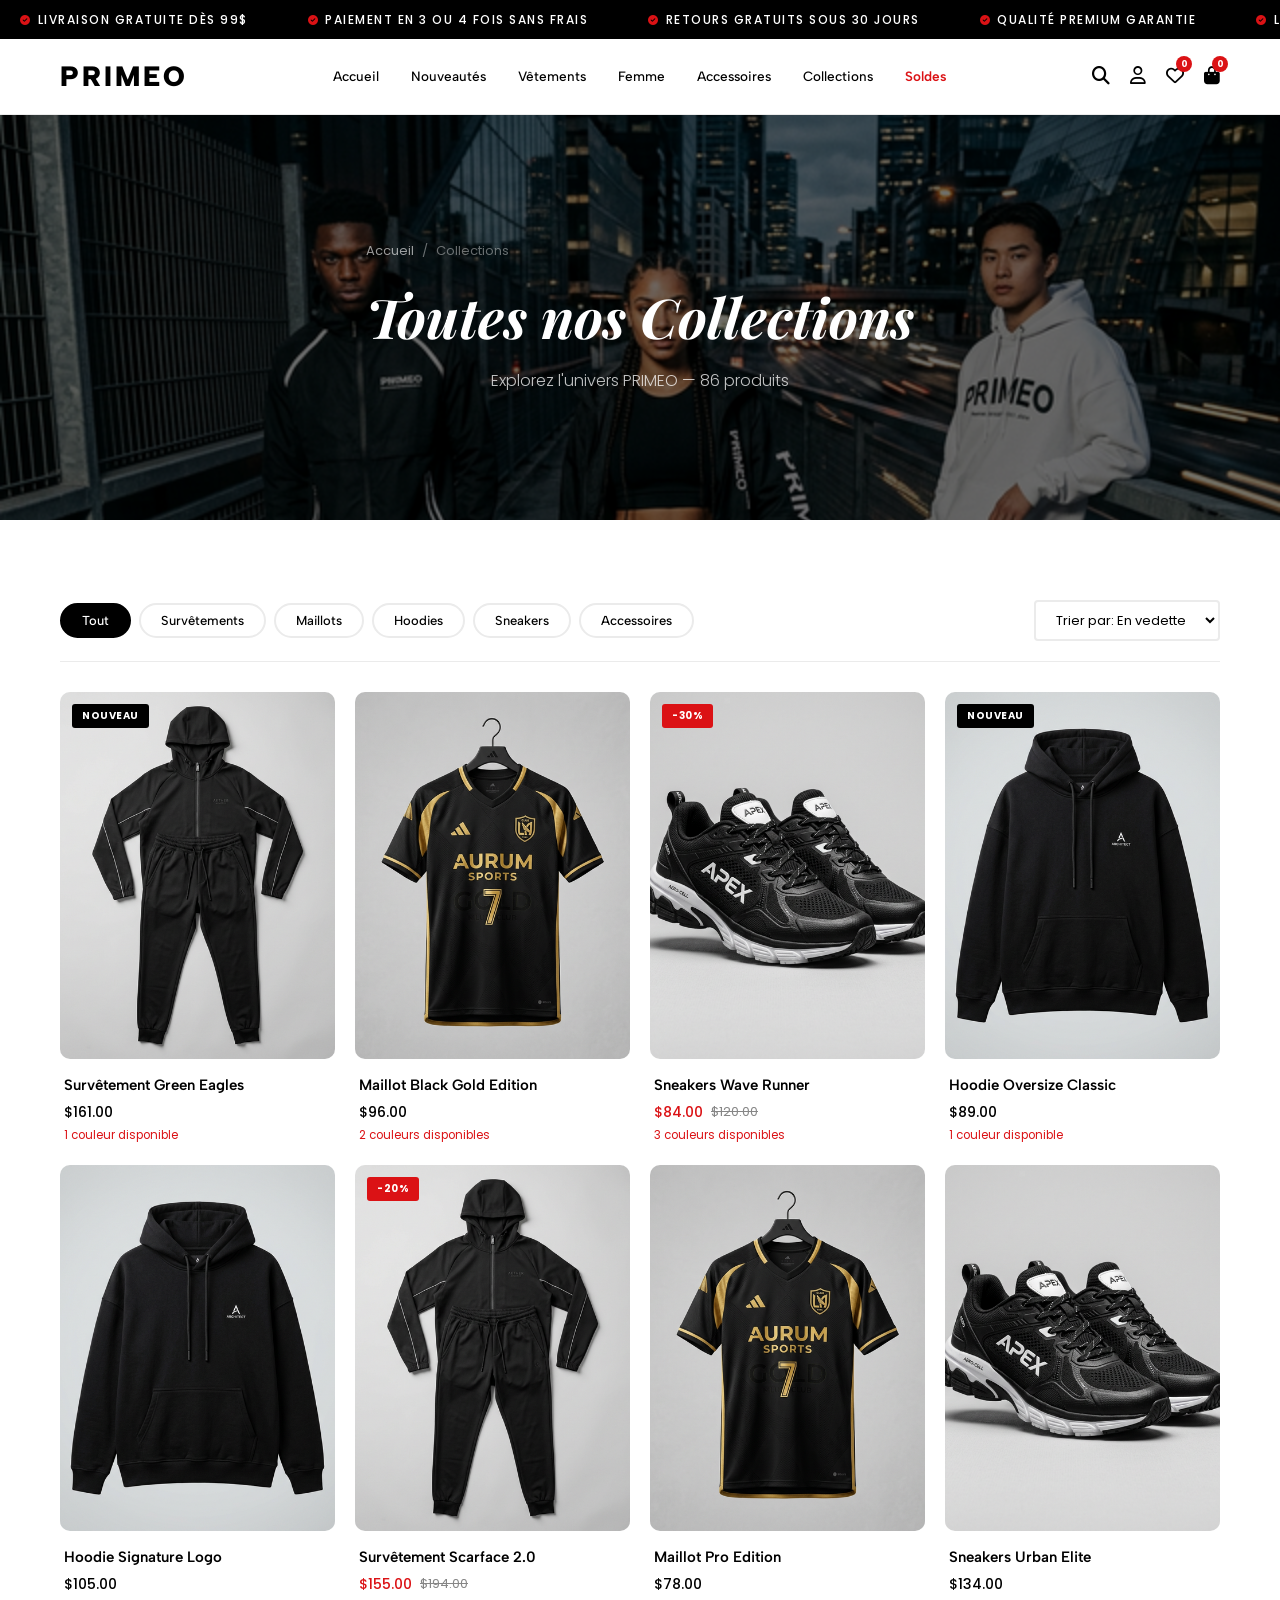
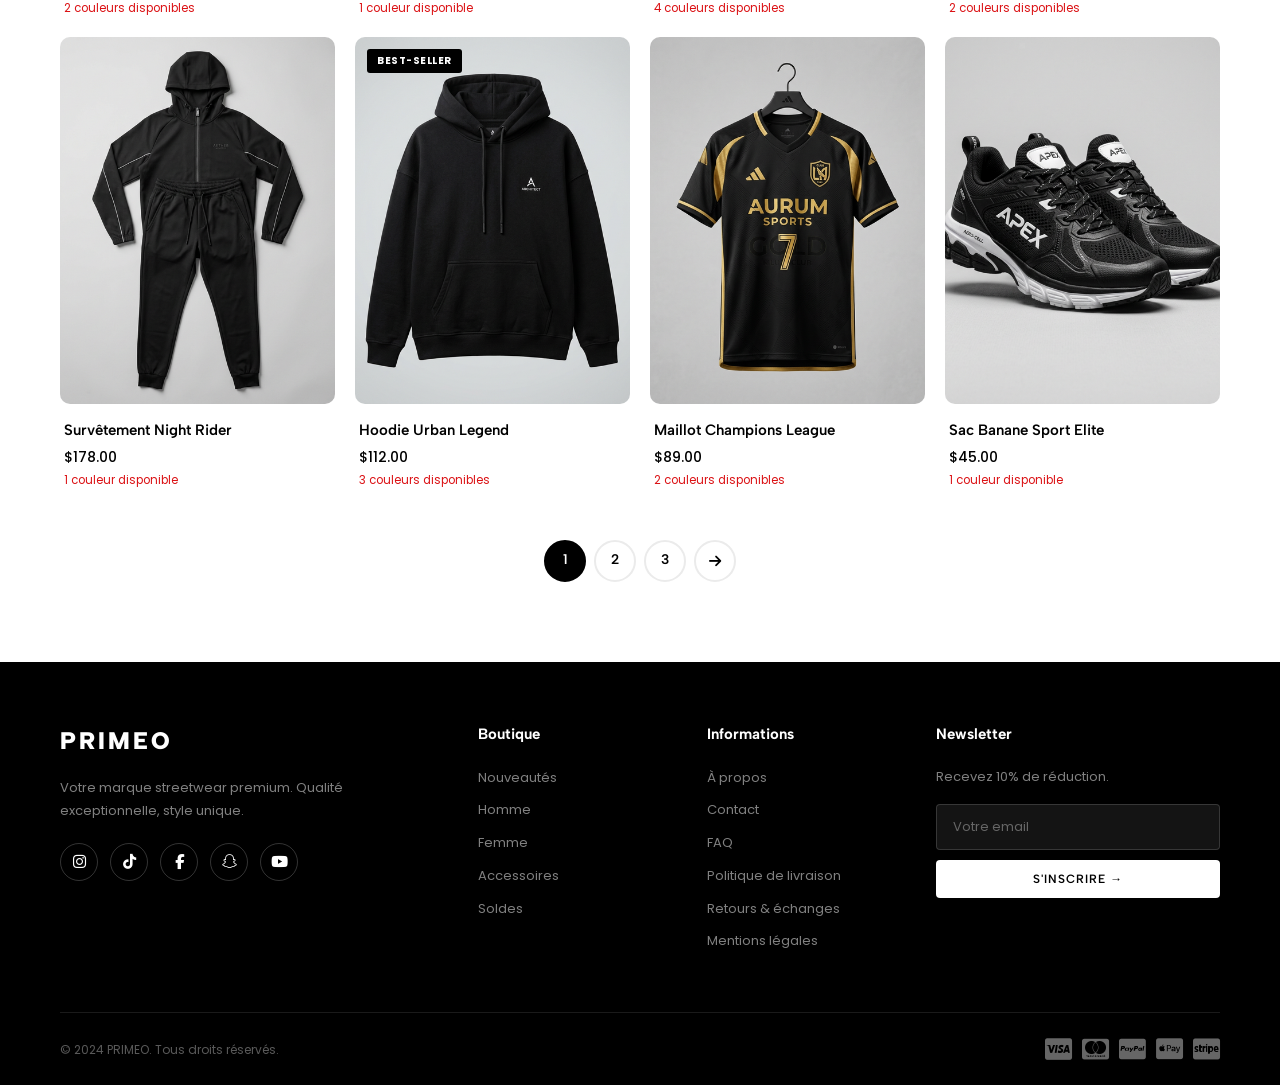
<file: collections.html>
<!DOCTYPE html>
<html lang="fr" dir="ltr">

<head>
    <meta charset="utf-8">
    <meta name="viewport" content="width=device-width, initial-scale=1.0">
    <title>Collections | PRIMEO — Streetwear Premium</title>
    <meta name="description"
        content="Découvrez toutes nos collections PRIMEO — Survêtements, maillots, hoodies, sneakers et accessoires sport premium.">
    <link rel="preconnect" href="https://fonts.googleapis.com">
    <link rel="preconnect" href="https://fonts.gstatic.com" crossorigin>
    <link
        href="https://fonts.googleapis.com/css2?family=Albert+Sans:wght@300;400;500;600;700;800;900&family=Playfair+Display:ital,wght@0,400;0,700;1,400;1,700&family=Poppins:wght@300;400;500;600;700&display=swap"
        rel="stylesheet">
    <link rel="stylesheet" href="https://cdnjs.cloudflare.com/ajax/libs/font-awesome/6.5.1/css/all.min.css">
    <link rel="stylesheet" href="styles.css">
</head>

<body>

    <!-- ANNOUNCEMENT BAR -->
    <div class="announcement-bar">
        <div class="marquee">
            <span><i class="fas fa-check-circle"></i> LIVRAISON GRATUITE DÈS 99$</span>
            <span><i class="fas fa-check-circle"></i> PAIEMENT EN 3 OU 4 FOIS SANS FRAIS</span>
            <span><i class="fas fa-check-circle"></i> RETOURS GRATUITS SOUS 30 JOURS</span>
            <span><i class="fas fa-check-circle"></i> QUALITÉ PREMIUM GARANTIE</span>
            <span><i class="fas fa-check-circle"></i> LIVRAISON GRATUITE DÈS 99$</span>
            <span><i class="fas fa-check-circle"></i> PAIEMENT EN 3 OU 4 FOIS SANS FRAIS</span>
            <span><i class="fas fa-check-circle"></i> RETOURS GRATUITS SOUS 30 JOURS</span>
            <span><i class="fas fa-check-circle"></i> QUALITÉ PREMIUM GARANTIE</span>
        </div>
    </div>

    <!-- HEADER -->
    <header class="site-header" id="siteHeader">
        <div class="container header-inner">
            <a href="index.html" class="header-logo"><span class="logo-text">PRIMEO</span></a>
            <nav class="header-nav">
                <a href="index.html">Accueil</a>
                <a href="collections.html">Nouveautés</a>
                <a href="collections.html">Vêtements</a>
                <a href="collections.html">Femme</a>
                <a href="collections.html">Accessoires</a>
                <a href="collections.html">Collections</a>
                <a href="collections.html" class="sale">Soldes</a>
            </nav>
            <div class="header-icons">
                <a href="#" id="searchToggle"><i class="fas fa-search"></i></a>
                <a href="compte.html"><i class="far fa-user"></i></a>
                <a href="favoris.html"><i class="far fa-heart"></i><span class="badge wishlist-count">0</span></a>
                <a href="panier.html"><i class="fas fa-shopping-bag"></i><span class="badge cart-count">0</span></a>
            </div>
            <button class="mobile-toggle" id="mobileToggle"><i class="fas fa-bars"></i></button>
        </div>
    </header>

    <!-- MOBILE MENU -->
    <div class="mobile-menu" id="mobileMenu">
        <div class="mobile-menu-inner">
            <button class="mobile-menu-close" id="mobileClose"><i class="fas fa-times"></i></button>
            <nav class="mobile-menu-nav">
                <a href="index.html">Accueil</a>
                <a href="collections.html">Nouveautés</a>
                <a href="collections.html">Vêtements</a>
                <a href="collections.html">Femme</a>
                <a href="collections.html">Accessoires</a>
                <a href="collections.html">Collections</a>
                <a href="collections.html" class="sale">Soldes</a>
            </nav>
        </div>
    </div>

    <!-- PAGE HERO BANNER -->
    <section class="page-hero">
        <div class="page-hero-bg">
            <img src="images/hero.png" alt="Collections PRIMEO">
        </div>
        <div class="page-hero-overlay"></div>
        <div class="page-hero-content">
            <nav class="breadcrumb"><a href="index.html">Accueil</a> <span>/</span> <span>Collections</span></nav>
            <h1>Toutes nos Collections</h1>
            <p>Explorez l'univers PRIMEO — 86 produits</p>
        </div>
    </section>

    <!-- FILTERS + GRID -->
    <section class="section collection-section">
        <div class="container">
            <!-- Filter Bar -->
            <div class="filter-bar">
                <div class="filter-left">
                    <button class="filter-btn active" data-filter="all">Tout</button>
                    <button class="filter-btn" data-filter="survetement">Survêtements</button>
                    <button class="filter-btn" data-filter="maillot">Maillots</button>
                    <button class="filter-btn" data-filter="hoodie">Hoodies</button>
                    <button class="filter-btn" data-filter="sneakers">Sneakers</button>
                    <button class="filter-btn" data-filter="accessoire">Accessoires</button>
                </div>
                <div class="filter-right">
                    <select class="sort-select">
                        <option>Trier par: En vedette</option>
                        <option>Prix: croissant</option>
                        <option>Prix: décroissant</option>
                        <option>Les plus récents</option>
                        <option>Meilleures ventes</option>
                    </select>
                </div>
            </div>

            <!-- Products Grid -->
            <div class="products-grid" id="productsGrid">
                <!-- Row 1 -->
                <div class="product-card" data-category="survetement">
                    <a href="product.html">
                        <div class="product-image">
                            <span class="product-badge">Nouveau</span>
                            <img src="images/product-tracksuit.png" alt="Survêtement Green Eagles">
                            <div class="product-actions">
                                <button title="Wishlist"><i class="far fa-heart"></i></button>
                                <button title="Aperçu"><i class="far fa-eye"></i></button>
                            </div>
                            <div class="product-sizes">
                                <span>S</span><span>M</span><span>L</span><span>XL</span><span>XXL</span>
                            </div>
                        </div>
                        <div class="product-info">
                            <h4>Survêtement Green Eagles</h4>
                            <div class="product-price"><span class="current">$161.00</span></div>
                            <p class="product-colors">1 couleur disponible</p>
                        </div>
                    </a>
                </div>
                <div class="product-card" data-category="maillot">
                    <a href="product.html">
                        <div class="product-image">
                            <img src="images/product-jersey.png" alt="Maillot Black Gold Edition">
                            <div class="product-actions">
                                <button><i class="far fa-heart"></i></button>
                                <button><i class="far fa-eye"></i></button>
                            </div>
                            <div class="product-sizes"><span>S</span><span>M</span><span>L</span><span>XL</span></div>
                        </div>
                        <div class="product-info">
                            <h4>Maillot Black Gold Edition</h4>
                            <div class="product-price"><span class="current">$96.00</span></div>
                            <p class="product-colors">2 couleurs disponibles</p>
                        </div>
                    </a>
                </div>
                <div class="product-card" data-category="sneakers">
                    <a href="product.html">
                        <div class="product-image">
                            <span class="product-badge sale">-30%</span>
                            <img src="images/product-sneakers.png" alt="Sneakers Wave Runner">
                            <div class="product-actions">
                                <button><i class="far fa-heart"></i></button>
                                <button><i class="far fa-eye"></i></button>
                            </div>
                            <div class="product-sizes">
                                <span>40</span><span>41</span><span>42</span><span>43</span><span>44</span>
                            </div>
                        </div>
                        <div class="product-info">
                            <h4>Sneakers Wave Runner</h4>
                            <div class="product-price">
                                <span class="current" style="color:var(--color-accent);">$84.00</span>
                                <span class="original">$120.00</span>
                            </div>
                            <p class="product-colors">3 couleurs disponibles</p>
                        </div>
                    </a>
                </div>
                <div class="product-card" data-category="hoodie">
                    <a href="product.html">
                        <div class="product-image">
                            <span class="product-badge">Nouveau</span>
                            <img src="images/product-hoodie.png" alt="Hoodie Oversize Classic">
                            <div class="product-actions">
                                <button><i class="far fa-heart"></i></button>
                                <button><i class="far fa-eye"></i></button>
                            </div>
                            <div class="product-sizes">
                                <span>S</span><span>M</span><span>L</span><span>XL</span><span>XXL</span>
                            </div>
                        </div>
                        <div class="product-info">
                            <h4>Hoodie Oversize Classic</h4>
                            <div class="product-price"><span class="current">$89.00</span></div>
                            <p class="product-colors">1 couleur disponible</p>
                        </div>
                    </a>
                </div>
                <!-- Row 2 -->
                <div class="product-card" data-category="hoodie">
                    <a href="product.html">
                        <div class="product-image">
                            <img src="images/product-hoodie.png" alt="Hoodie Signature Logo">
                            <div class="product-actions">
                                <button><i class="far fa-heart"></i></button>
                                <button><i class="far fa-eye"></i></button>
                            </div>
                            <div class="product-sizes"><span>S</span><span>M</span><span>L</span><span>XL</span></div>
                        </div>
                        <div class="product-info">
                            <h4>Hoodie Signature Logo</h4>
                            <div class="product-price"><span class="current">$105.00</span></div>
                            <p class="product-colors">2 couleurs disponibles</p>
                        </div>
                    </a>
                </div>
                <div class="product-card" data-category="survetement">
                    <a href="product.html">
                        <div class="product-image">
                            <span class="product-badge sale">-20%</span>
                            <img src="images/product-tracksuit.png" alt="Survêtement Scarface 2.0">
                            <div class="product-actions">
                                <button><i class="far fa-heart"></i></button>
                                <button><i class="far fa-eye"></i></button>
                            </div>
                            <div class="product-sizes">
                                <span>S</span><span>M</span><span>L</span><span>XL</span><span>XXL</span>
                            </div>
                        </div>
                        <div class="product-info">
                            <h4>Survêtement Scarface 2.0</h4>
                            <div class="product-price">
                                <span class="current" style="color:var(--color-accent);">$155.00</span>
                                <span class="original">$194.00</span>
                            </div>
                            <p class="product-colors">1 couleur disponible</p>
                        </div>
                    </a>
                </div>
                <div class="product-card" data-category="maillot">
                    <a href="product.html">
                        <div class="product-image">
                            <img src="images/product-jersey.png" alt="Maillot Pro Edition">
                            <div class="product-actions">
                                <button><i class="far fa-heart"></i></button>
                                <button><i class="far fa-eye"></i></button>
                            </div>
                            <div class="product-sizes"><span>S</span><span>M</span><span>L</span><span>XL</span></div>
                        </div>
                        <div class="product-info">
                            <h4>Maillot Pro Edition</h4>
                            <div class="product-price"><span class="current">$78.00</span></div>
                            <p class="product-colors">4 couleurs disponibles</p>
                        </div>
                    </a>
                </div>
                <div class="product-card" data-category="sneakers">
                    <a href="product.html">
                        <div class="product-image">
                            <img src="images/product-sneakers.png" alt="Sneakers Urban Elite">
                            <div class="product-actions">
                                <button><i class="far fa-heart"></i></button>
                                <button><i class="far fa-eye"></i></button>
                            </div>
                            <div class="product-sizes">
                                <span>40</span><span>41</span><span>42</span><span>43</span><span>44</span>
                            </div>
                        </div>
                        <div class="product-info">
                            <h4>Sneakers Urban Elite</h4>
                            <div class="product-price"><span class="current">$134.00</span></div>
                            <p class="product-colors">2 couleurs disponibles</p>
                        </div>
                    </a>
                </div>
                <!-- Row 3 -->
                <div class="product-card" data-category="survetement">
                    <a href="product.html">
                        <div class="product-image">
                            <img src="images/product-tracksuit.png" alt="Survêtement Night Rider">
                            <div class="product-actions">
                                <button><i class="far fa-heart"></i></button>
                                <button><i class="far fa-eye"></i></button>
                            </div>
                            <div class="product-sizes"><span>S</span><span>M</span><span>L</span><span>XL</span></div>
                        </div>
                        <div class="product-info">
                            <h4>Survêtement Night Rider</h4>
                            <div class="product-price"><span class="current">$178.00</span></div>
                            <p class="product-colors">1 couleur disponible</p>
                        </div>
                    </a>
                </div>
                <div class="product-card" data-category="hoodie">
                    <a href="product.html">
                        <div class="product-image">
                            <span class="product-badge">Best-seller</span>
                            <img src="images/product-hoodie.png" alt="Hoodie Urban Legend">
                            <div class="product-actions">
                                <button><i class="far fa-heart"></i></button>
                                <button><i class="far fa-eye"></i></button>
                            </div>
                            <div class="product-sizes">
                                <span>S</span><span>M</span><span>L</span><span>XL</span><span>XXL</span>
                            </div>
                        </div>
                        <div class="product-info">
                            <h4>Hoodie Urban Legend</h4>
                            <div class="product-price"><span class="current">$112.00</span></div>
                            <p class="product-colors">3 couleurs disponibles</p>
                        </div>
                    </a>
                </div>
                <div class="product-card" data-category="maillot">
                    <a href="product.html">
                        <div class="product-image">
                            <img src="images/product-jersey.png" alt="Maillot Champions League">
                            <div class="product-actions">
                                <button><i class="far fa-heart"></i></button>
                                <button><i class="far fa-eye"></i></button>
                            </div>
                            <div class="product-sizes"><span>S</span><span>M</span><span>L</span><span>XL</span></div>
                        </div>
                        <div class="product-info">
                            <h4>Maillot Champions League</h4>
                            <div class="product-price"><span class="current">$89.00</span></div>
                            <p class="product-colors">2 couleurs disponibles</p>
                        </div>
                    </a>
                </div>
                <div class="product-card" data-category="accessoire">
                    <a href="product.html">
                        <div class="product-image">
                            <img src="images/product-sneakers.png" alt="Sac Banane Sport Elite">
                            <div class="product-actions">
                                <button><i class="far fa-heart"></i></button>
                                <button><i class="far fa-eye"></i></button>
                            </div>
                        </div>
                        <div class="product-info">
                            <h4>Sac Banane Sport Elite</h4>
                            <div class="product-price"><span class="current">$45.00</span></div>
                            <p class="product-colors">1 couleur disponible</p>
                        </div>
                    </a>
                </div>
            </div>

            <!-- Pagination -->
            <div class="pagination">
                <a href="#" class="page-link active">1</a>
                <a href="#" class="page-link">2</a>
                <a href="#" class="page-link">3</a>
                <a href="#" class="page-link next"><i class="fas fa-arrow-right"></i></a>
            </div>
        </div>
    </section>

    <!-- FOOTER -->
    <footer class="site-footer">
        <div class="container">
            <div class="footer-grid">
                <div class="footer-brand">
                    <span class="logo-text">PRIMEO</span>
                    <p>Votre marque streetwear premium. Qualité exceptionnelle, style unique.</p>
                    <div class="footer-socials">
                        <a href="#"><i class="fab fa-instagram"></i></a>
                        <a href="#"><i class="fab fa-tiktok"></i></a>
                        <a href="#"><i class="fab fa-facebook-f"></i></a>
                        <a href="#"><i class="fab fa-snapchat-ghost"></i></a>
                        <a href="#"><i class="fab fa-youtube"></i></a>
                    </div>
                </div>
                <div class="footer-col">
                    <h5>Boutique</h5>
                    <ul>
                        <li><a href="collections.html">Nouveautés</a></li>
                        <li><a href="collections.html">Homme</a></li>
                        <li><a href="collections.html">Femme</a></li>
                        <li><a href="collections.html">Accessoires</a></li>
                        <li><a href="collections.html">Soldes</a></li>
                    </ul>
                </div>
                <div class="footer-col">
                    <h5>Informations</h5>
                    <ul>
                        <li><a href="about.html">À propos</a></li>
                        <li><a href="contact.html">Contact</a></li>
                        <li><a href="#">FAQ</a></li>
                        <li><a href="#">Politique de livraison</a></li>
                        <li><a href="#">Retours & échanges</a></li>
                        <li><a href="#">Mentions légales</a></li>
                    </ul>
                </div>
                <div class="footer-col">
                    <h5>Newsletter</h5>
                    <p style="font-size:1.3rem;color:rgba(255,255,255,0.5);margin-bottom:1.6rem;line-height:1.7;">
                        Recevez 10% de réduction.</p>
                    <div class="footer-newsletter">
                        <input type="email" placeholder="Votre email">
                        <button>S'inscrire →</button>
                    </div>
                </div>
            </div>
            <div class="footer-bottom">
                <span>© 2024 PRIMEO. Tous droits réservés.</span>
                <div class="payment-icons">
                    <i class="fab fa-cc-visa"></i><i class="fab fa-cc-mastercard"></i><i class="fab fa-cc-paypal"></i><i
                        class="fab fa-cc-apple-pay"></i><i class="fab fa-cc-stripe"></i>
                </div>
            </div>
        </div>
    </footer>

    <button class="back-to-top" id="backToTop"><i class="fas fa-chevron-up"></i></button>

    <script>
        // Header scroll
        const header = document.getElementById('siteHeader');
        window.addEventListener('scroll', () => header.classList.toggle('scrolled', window.scrollY > 50));
        // Back to top
        const btt = document.getElementById('backToTop');
        window.addEventListener('scroll', () => btt.classList.toggle('visible', window.scrollY > 400));
        btt.addEventListener('click', () => window.scrollTo({ top: 0, behavior: 'smooth' }));
        // Mobile menu
        document.getElementById('mobileToggle').addEventListener('click', () => document.getElementById('mobileMenu').classList.add('active'));
        document.getElementById('mobileClose').addEventListener('click', () => document.getElementById('mobileMenu').classList.remove('active'));
        document.getElementById('mobileMenu').addEventListener('click', e => { if (e.target.id === 'mobileMenu') e.target.classList.remove('active'); });
        // Filter
        document.querySelectorAll('.filter-btn').forEach(btn => {
            btn.addEventListener('click', () => {
                document.querySelectorAll('.filter-btn').forEach(b => b.classList.remove('active'));
                btn.classList.add('active');
                const filter = btn.dataset.filter;
                document.querySelectorAll('.product-card').forEach(card => {
                    card.style.display = (filter === 'all' || card.dataset.category === filter) ? '' : 'none';
                });
            });
        });
        // Reveal
        const reveals = document.querySelectorAll('.reveal');
        const obs = new IntersectionObserver(entries => entries.forEach(e => { if (e.isIntersecting) { e.target.classList.add('active'); obs.unobserve(e.target); } }), { threshold: 0.15 });
        reveals.forEach(el => obs.observe(el));
    </script>
    <script src="script.js"></script>
</body>

</html>
</file>
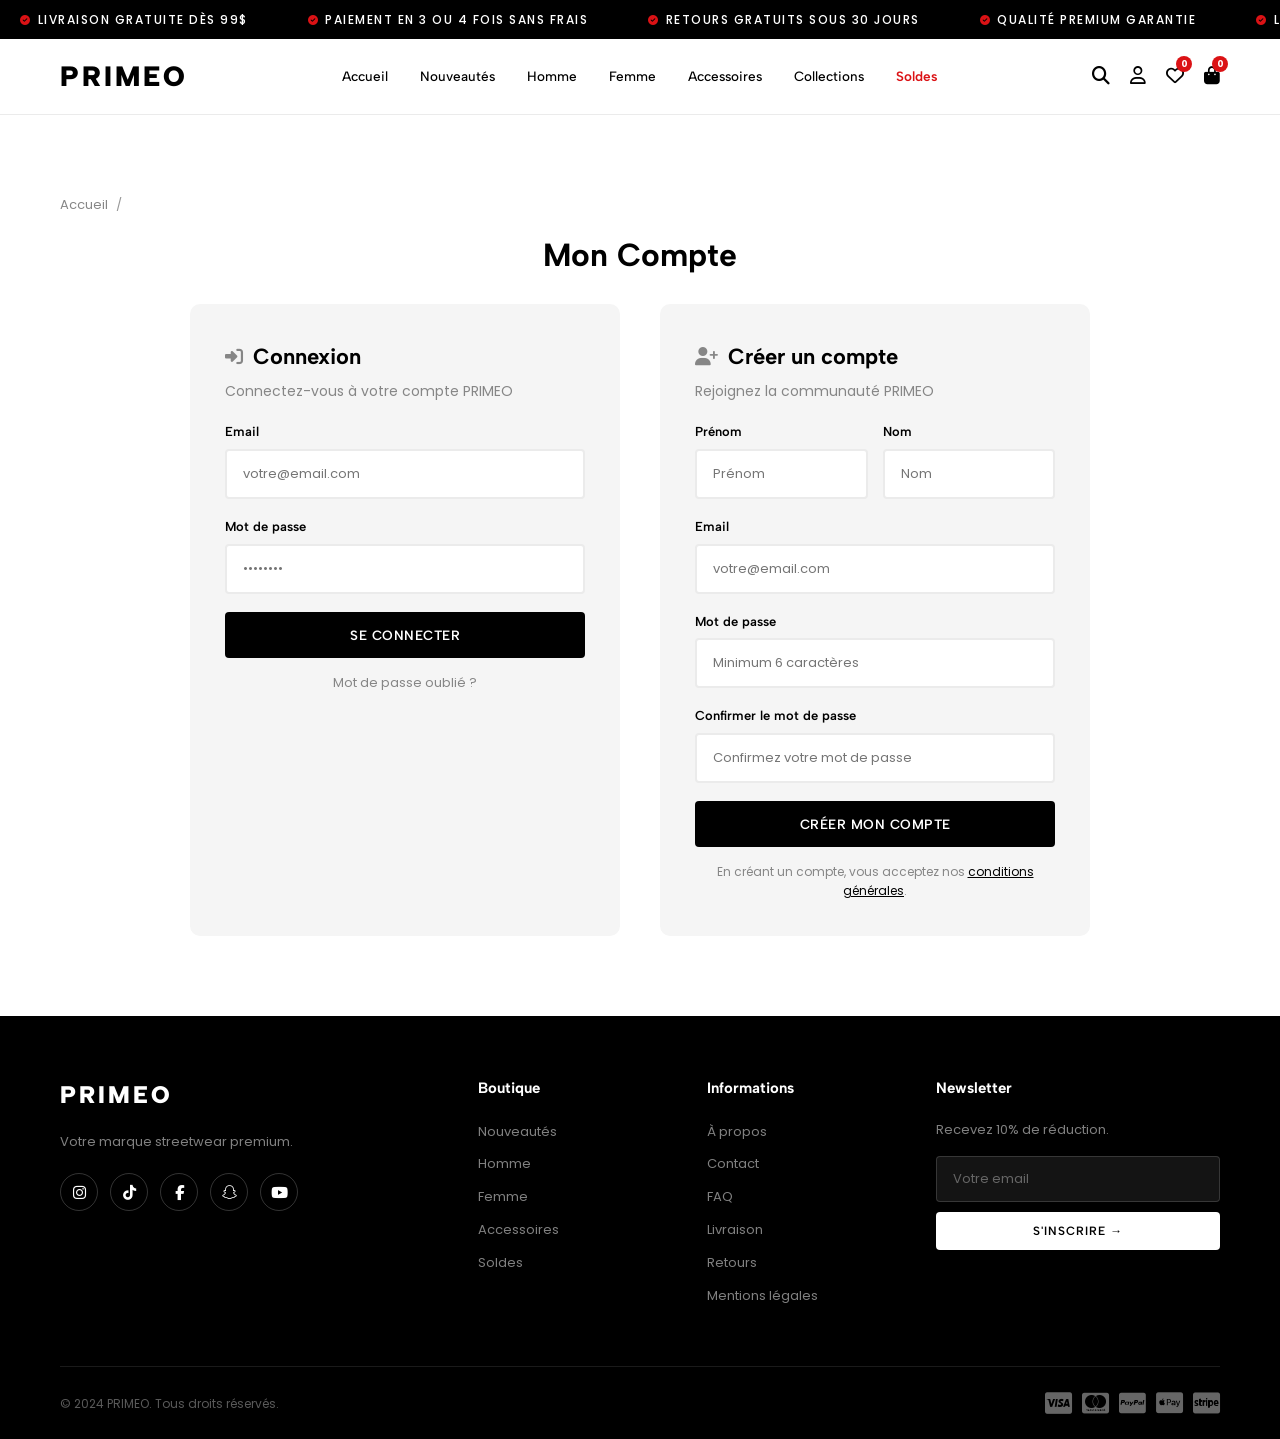
<file: compte.html>
<!DOCTYPE html>
<html lang="fr" dir="ltr">

<head>
    <meta charset="utf-8">
    <meta name="viewport" content="width=device-width, initial-scale=1.0">
    <title>Mon Compte | PRIMEO</title>
    <meta name="description" content="Connectez-vous ou créez votre compte PRIMEO.">
    <link rel="preconnect" href="https://fonts.googleapis.com">
    <link rel="preconnect" href="https://fonts.gstatic.com" crossorigin>
    <link
        href="https://fonts.googleapis.com/css2?family=Albert+Sans:wght@300;400;500;600;700;800;900&family=Playfair+Display:ital,wght@0,400;0,700;1,400;1,700&family=Poppins:wght@300;400;500;600;700&display=swap"
        rel="stylesheet">
    <link rel="stylesheet" href="https://cdnjs.cloudflare.com/ajax/libs/font-awesome/6.5.1/css/all.min.css">
    <link rel="stylesheet" href="styles.css">
</head>

<body>
    <div class="announcement-bar">
        <div class="marquee">
            <span><i class="fas fa-check-circle"></i> LIVRAISON GRATUITE DÈS 99$</span>
            <span><i class="fas fa-check-circle"></i> PAIEMENT EN 3 OU 4 FOIS SANS FRAIS</span>
            <span><i class="fas fa-check-circle"></i> RETOURS GRATUITS SOUS 30 JOURS</span>
            <span><i class="fas fa-check-circle"></i> QUALITÉ PREMIUM GARANTIE</span>
            <span><i class="fas fa-check-circle"></i> LIVRAISON GRATUITE DÈS 99$</span>
            <span><i class="fas fa-check-circle"></i> PAIEMENT EN 3 OU 4 FOIS SANS FRAIS</span>
            <span><i class="fas fa-check-circle"></i> RETOURS GRATUITS SOUS 30 JOURS</span>
            <span><i class="fas fa-check-circle"></i> QUALITÉ PREMIUM GARANTIE</span>
        </div>
    </div>

    <header class="site-header" id="siteHeader">
        <div class="container header-inner">
            <a href="index.html" class="header-logo"><span class="logo-text">PRIMEO</span></a>
            <nav class="header-nav">
                <a href="index.html">Accueil</a>
                <a href="nouveautes.html">Nouveautés</a>
                <a href="homme.html">Homme</a>
                <a href="femme.html">Femme</a>
                <a href="accessoires.html">Accessoires</a>
                <a href="collections.html">Collections</a>
                <a href="soldes.html" class="sale">Soldes</a>
            </nav>
            <div class="header-icons">
                <a href="#" id="searchToggle"><i class="fas fa-search"></i></a>
                <a href="compte.html"><i class="far fa-user"></i></a>
                <a href="favoris.html"><i class="far fa-heart"></i><span class="badge wishlist-count">0</span></a>
                <a href="panier.html"><i class="fas fa-shopping-bag"></i><span class="badge cart-count">0</span></a>
            </div>
            <button class="mobile-toggle" id="mobileToggle"><i class="fas fa-bars"></i></button>
        </div>
    </header>

    <div class="mobile-menu" id="mobileMenu">
        <div class="mobile-menu-inner">
            <button class="mobile-menu-close" id="mobileClose"><i class="fas fa-times"></i></button>
            <nav class="mobile-menu-nav">
                <a href="index.html">Accueil</a>
                <a href="nouveautes.html">Nouveautés</a>
                <a href="homme.html">Homme</a>
                <a href="femme.html">Femme</a>
                <a href="accessoires.html">Accessoires</a>
                <a href="collections.html">Collections</a>
                <a href="soldes.html" class="sale">Soldes</a>
            </nav>
        </div>
    </div>

    <!-- ACCOUNT SECTION -->
    <section class="section account-section">
        <div class="container">
            <nav class="breadcrumb" style="margin-bottom:2rem;">
                <a href="index.html" style="color:var(--color-text-muted);">Accueil</a>
                <span style="color:var(--color-text-light);">/</span>
                <span>Mon Compte</span>
            </nav>

            <!-- AUTH FORMS (shown when not logged in) -->
            <div id="authForms">
                <h1 class="section-title" style="margin-bottom:3rem;text-align:center;">Mon Compte</h1>
                <div class="account-grid">
                    <!-- LOGIN -->
                    <div class="account-card">
                        <h2><i class="fas fa-sign-in-alt"></i> Connexion</h2>
                        <p style="color:var(--color-text-muted);margin-bottom:2rem;">Connectez-vous à votre compte
                            PRIMEO</p>
                        <form id="loginForm" onsubmit="return handleLogin(event)">
                            <div class="form-group">
                                <label>Email</label>
                                <input type="email" id="loginEmail" placeholder="votre@email.com" required>
                            </div>
                            <div class="form-group">
                                <label>Mot de passe</label>
                                <input type="password" id="loginPassword" placeholder="••••••••" required>
                            </div>
                            <div id="loginError" class="form-error" style="display:none;"></div>
                            <button type="submit" class="btn btn-dark btn-full">Se connecter</button>
                            <a href="#"
                                style="display:block;text-align:center;margin-top:1.5rem;font-size:1.3rem;color:var(--color-text-muted);">Mot
                                de passe oublié ?</a>
                        </form>
                    </div>

                    <!-- REGISTER -->
                    <div class="account-card">
                        <h2><i class="fas fa-user-plus"></i> Créer un compte</h2>
                        <p style="color:var(--color-text-muted);margin-bottom:2rem;">Rejoignez la communauté PRIMEO</p>
                        <form id="registerForm" onsubmit="return handleRegister(event)">
                            <div class="form-row">
                                <div class="form-group">
                                    <label>Prénom</label>
                                    <input type="text" id="regFirstName" placeholder="Prénom" required>
                                </div>
                                <div class="form-group">
                                    <label>Nom</label>
                                    <input type="text" id="regLastName" placeholder="Nom" required>
                                </div>
                            </div>
                            <div class="form-group">
                                <label>Email</label>
                                <input type="email" id="regEmail" placeholder="votre@email.com" required>
                            </div>
                            <div class="form-group">
                                <label>Mot de passe</label>
                                <input type="password" id="regPassword" placeholder="Minimum 6 caractères" required
                                    minlength="6">
                            </div>
                            <div class="form-group">
                                <label>Confirmer le mot de passe</label>
                                <input type="password" id="regPasswordConfirm"
                                    placeholder="Confirmez votre mot de passe" required>
                            </div>
                            <div id="registerError" class="form-error" style="display:none;"></div>
                            <button type="submit" class="btn btn-dark btn-full">Créer mon compte</button>
                            <p
                                style="text-align:center;margin-top:1.5rem;font-size:1.2rem;color:var(--color-text-muted);">
                                En créant un compte, vous acceptez nos <a href="#"
                                    style="color:var(--color-text);text-decoration:underline;">conditions générales</a>.
                            </p>
                        </form>
                    </div>
                </div>
            </div>

            <!-- DASHBOARD (shown when logged in) -->
            <div id="dashboard" style="display:none;">
                <div class="dashboard-header">
                    <div>
                        <h1 class="section-title">Bienvenue, <span id="userName"></span> !</h1>
                        <p style="color:var(--color-text-muted);margin-top:0.5rem;">Gérez votre compte PRIMEO</p>
                    </div>
                    <button class="btn btn-outline-dark" onclick="handleLogout()"><i class="fas fa-sign-out-alt"></i>
                        Déconnexion</button>
                </div>

                <div class="dashboard-grid">
                    <div class="dashboard-card">
                        <div class="dashboard-card-icon"><i class="fas fa-shopping-bag"></i></div>
                        <h3>Mes Commandes</h3>
                        <p>Aucune commande pour le moment.</p>
                        <a href="collections.html" class="btn btn-dark"
                            style="margin-top:1.5rem;padding:1rem 2rem;font-size:1.2rem;">Découvrir la boutique</a>
                    </div>
                    <div class="dashboard-card">
                        <div class="dashboard-card-icon"><i class="fas fa-heart"></i></div>
                        <h3>Mes Favoris</h3>
                        <p id="dashWishlistCount">0 produits sauvegardés</p>
                        <a href="favoris.html" class="btn btn-dark"
                            style="margin-top:1.5rem;padding:1rem 2rem;font-size:1.2rem;">Voir mes favoris</a>
                    </div>
                    <div class="dashboard-card">
                        <div class="dashboard-card-icon"><i class="fas fa-map-marker-alt"></i></div>
                        <h3>Mes Adresses</h3>
                        <p>Aucune adresse enregistrée.</p>
                        <button class="btn btn-dark" style="margin-top:1.5rem;padding:1rem 2rem;font-size:1.2rem;"
                            onclick="alert('Fonctionnalité bientôt disponible.')">Ajouter une adresse</button>
                    </div>
                    <div class="dashboard-card">
                        <div class="dashboard-card-icon"><i class="fas fa-user-cog"></i></div>
                        <h3>Paramètres</h3>
                        <p id="dashEmail" style="word-break:break-all;"></p>
                        <button class="btn btn-dark" style="margin-top:1.5rem;padding:1rem 2rem;font-size:1.2rem;"
                            onclick="alert('Fonctionnalité bientôt disponible.')">Modifier le profil</button>
                    </div>
                </div>
            </div>
        </div>
    </section>

    <footer class="site-footer">
        <div class="container">
            <div class="footer-grid">
                <div class="footer-brand"><span class="logo-text">PRIMEO</span>
                    <p>Votre marque streetwear premium.</p>
                    <div class="footer-socials">
                        <a href="#"><i class="fab fa-instagram"></i></a>
                        <a href="#"><i class="fab fa-tiktok"></i></a>
                        <a href="#"><i class="fab fa-facebook-f"></i></a>
                        <a href="#"><i class="fab fa-snapchat-ghost"></i></a>
                        <a href="#"><i class="fab fa-youtube"></i></a>
                    </div>
                </div>
                <div class="footer-col">
                    <h5>Boutique</h5>
                    <ul>
                        <li><a href="nouveautes.html">Nouveautés</a></li>
                        <li><a href="homme.html">Homme</a></li>
                        <li><a href="femme.html">Femme</a></li>
                        <li><a href="accessoires.html">Accessoires</a></li>
                        <li><a href="soldes.html">Soldes</a></li>
                    </ul>
                </div>
                <div class="footer-col">
                    <h5>Informations</h5>
                    <ul>
                        <li><a href="about.html">À propos</a></li>
                        <li><a href="contact.html">Contact</a></li>
                        <li><a href="#">FAQ</a></li>
                        <li><a href="#">Livraison</a></li>
                        <li><a href="#">Retours</a></li>
                        <li><a href="#">Mentions légales</a></li>
                    </ul>
                </div>
                <div class="footer-col">
                    <h5>Newsletter</h5>
                    <p style="font-size:1.3rem;color:rgba(255,255,255,0.5);margin-bottom:1.6rem;">Recevez 10% de
                        réduction.</p>
                    <div class="footer-newsletter"><input type="email" placeholder="Votre email"><button>S'inscrire
                            →</button></div>
                </div>
            </div>
            <div class="footer-bottom"><span>© 2024 PRIMEO. Tous droits réservés.</span>
                <div class="payment-icons"><i class="fab fa-cc-visa"></i><i class="fab fa-cc-mastercard"></i><i
                        class="fab fa-cc-paypal"></i><i class="fab fa-cc-apple-pay"></i><i class="fab fa-cc-stripe"></i>
                </div>
            </div>
        </div>
    </footer>

    <button class="back-to-top" id="backToTop"><i class="fas fa-chevron-up"></i></button>

    <script src="script.js"></script>
    <script>
        function showError(id, msg) {
            var el = document.getElementById(id);
            el.textContent = msg;
            el.style.display = 'block';
            setTimeout(function () { el.style.display = 'none'; }, 4000);
        }

        function handleLogin(e) {
            e.preventDefault();
            var email = document.getElementById('loginEmail').value;
            var password = document.getElementById('loginPassword').value;
            var result = Account.login(email, password);
            if (result.success) {
                renderDashboard();
            } else {
                showError('loginError', result.message);
            }
            return false;
        }

        function handleRegister(e) {
            e.preventDefault();
            var firstName = document.getElementById('regFirstName').value;
            var lastName = document.getElementById('regLastName').value;
            var email = document.getElementById('regEmail').value;
            var password = document.getElementById('regPassword').value;
            var confirmPassword = document.getElementById('regPasswordConfirm').value;

            if (password !== confirmPassword) {
                showError('registerError', 'Les mots de passe ne correspondent pas.');
                return false;
            }
            if (password.length < 6) {
                showError('registerError', 'Le mot de passe doit contenir au moins 6 caractères.');
                return false;
            }

            var result = Account.register({ firstName: firstName, lastName: lastName, email: email, password: password });
            if (result.success) {
                renderDashboard();
            } else {
                showError('registerError', result.message);
            }
            return false;
        }

        function handleLogout() {
            Account.logout();
            document.getElementById('authForms').style.display = 'block';
            document.getElementById('dashboard').style.display = 'none';
        }

        function renderDashboard() {
            var user = Account.getUser();
            if (!user) return;
            document.getElementById('authForms').style.display = 'none';
            document.getElementById('dashboard').style.display = 'block';
            document.getElementById('userName').textContent = user.firstName;
            document.getElementById('dashEmail').textContent = user.email;
            document.getElementById('dashWishlistCount').textContent = Wishlist.getCount() + ' produits sauvegardés';
        }

        document.addEventListener('DOMContentLoaded', function () {
            if (Account.isLoggedIn()) {
                renderDashboard();
            }
        });
    </script>
</body>

</html>
</file>
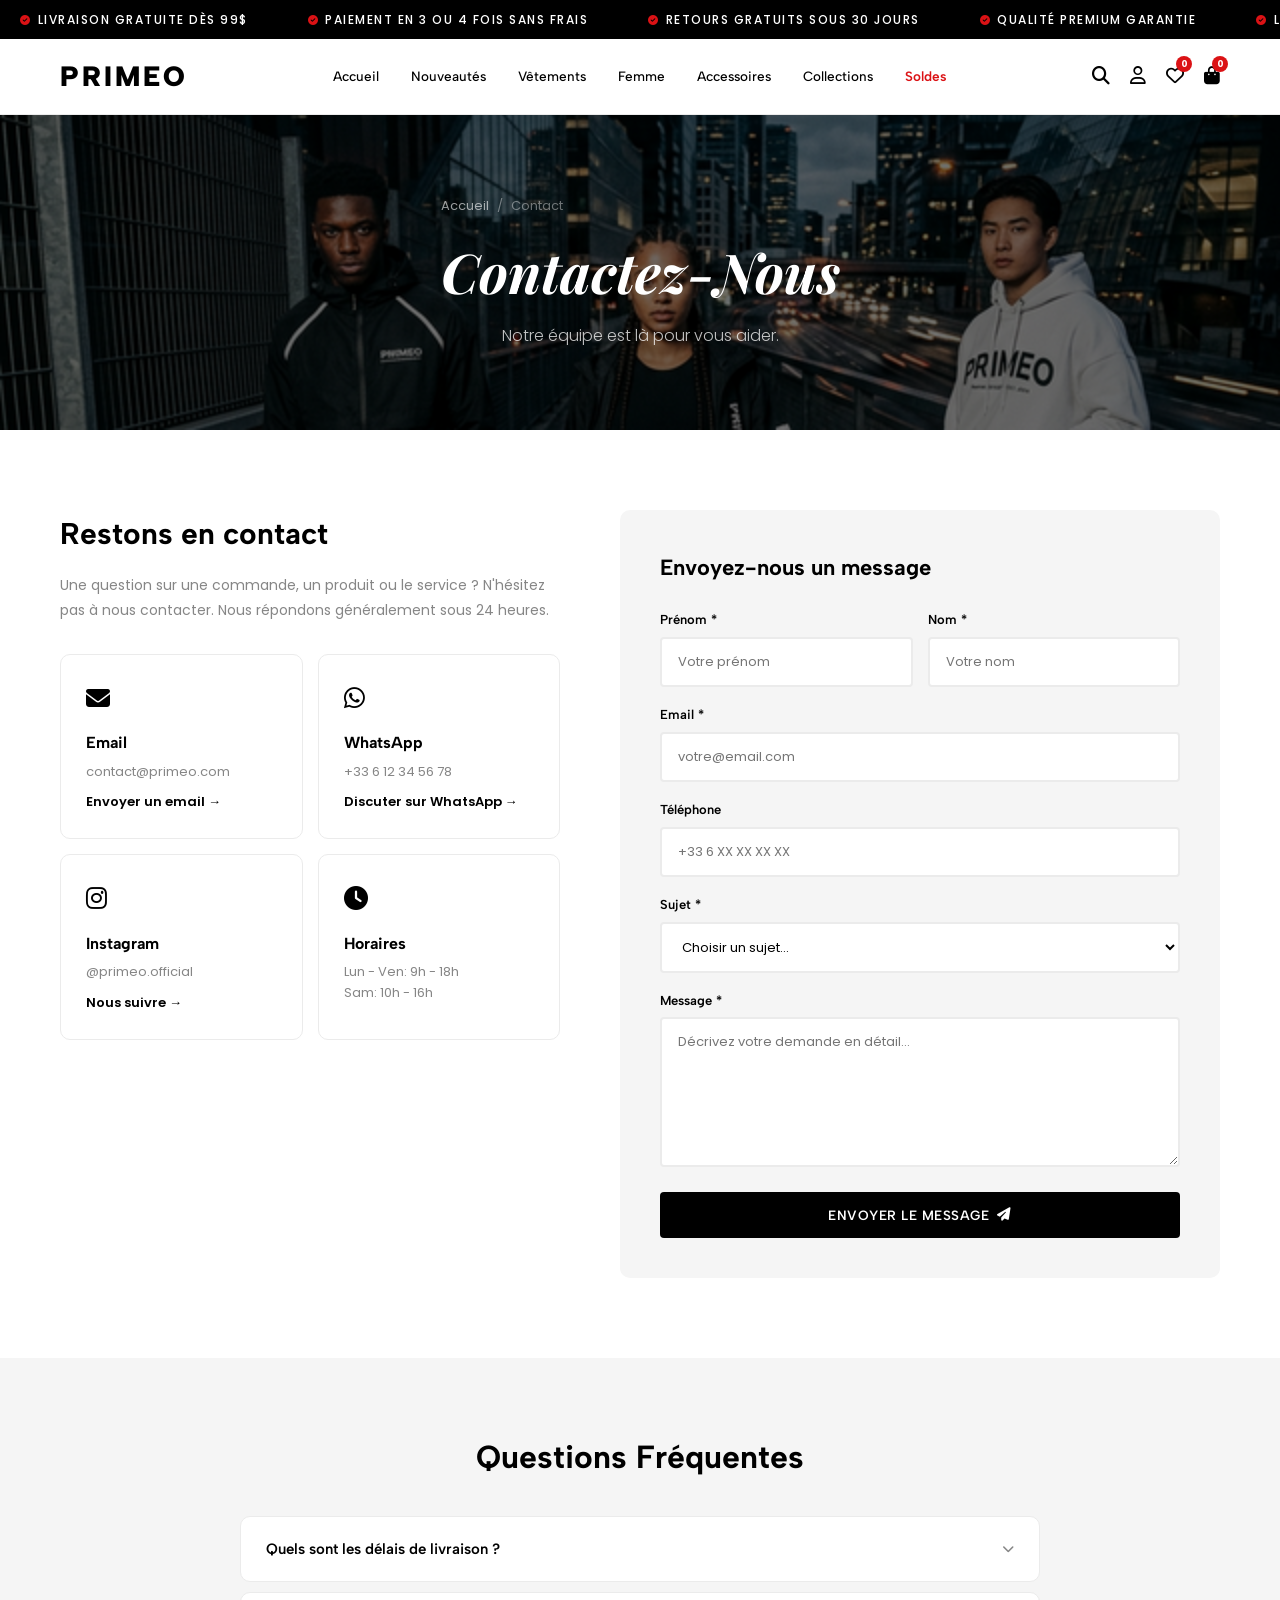
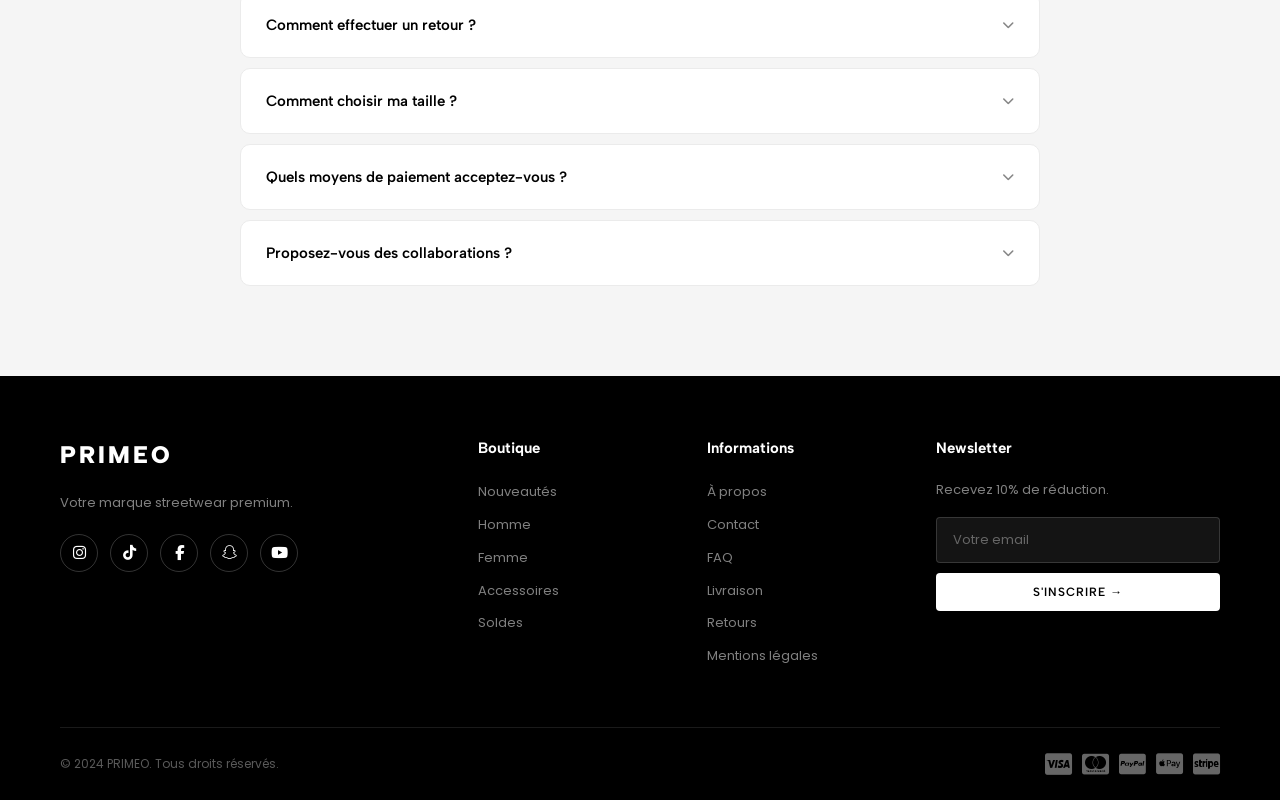
<file: contact.html>
<!DOCTYPE html>
<html lang="fr" dir="ltr">

<head>
    <meta charset="utf-8">
    <meta name="viewport" content="width=device-width, initial-scale=1.0">
    <title>Contact | PRIMEO — Contactez-Nous</title>
    <meta name="description"
        content="Contactez l'équipe PRIMEO — questions, commandes, retours. Nous sommes là pour vous aider.">
    <link rel="preconnect" href="https://fonts.googleapis.com">
    <link rel="preconnect" href="https://fonts.gstatic.com" crossorigin>
    <link
        href="https://fonts.googleapis.com/css2?family=Albert+Sans:wght@300;400;500;600;700;800;900&family=Playfair+Display:ital,wght@0,400;0,700;1,400;1,700&family=Poppins:wght@300;400;500;600;700&display=swap"
        rel="stylesheet">
    <link rel="stylesheet" href="https://cdnjs.cloudflare.com/ajax/libs/font-awesome/6.5.1/css/all.min.css">
    <link rel="stylesheet" href="styles.css">
</head>

<body>
    <!-- ANNOUNCEMENT BAR -->
    <div class="announcement-bar">
        <div class="marquee">
            <span><i class="fas fa-check-circle"></i> LIVRAISON GRATUITE DÈS 99$</span>
            <span><i class="fas fa-check-circle"></i> PAIEMENT EN 3 OU 4 FOIS SANS FRAIS</span>
            <span><i class="fas fa-check-circle"></i> RETOURS GRATUITS SOUS 30 JOURS</span>
            <span><i class="fas fa-check-circle"></i> QUALITÉ PREMIUM GARANTIE</span>
            <span><i class="fas fa-check-circle"></i> LIVRAISON GRATUITE DÈS 99$</span>
            <span><i class="fas fa-check-circle"></i> PAIEMENT EN 3 OU 4 FOIS SANS FRAIS</span>
            <span><i class="fas fa-check-circle"></i> RETOURS GRATUITS SOUS 30 JOURS</span>
            <span><i class="fas fa-check-circle"></i> QUALITÉ PREMIUM GARANTIE</span>
        </div>
    </div>
    <!-- HEADER -->
    <header class="site-header" id="siteHeader">
        <div class="container header-inner">
            <a href="index.html" class="header-logo"><span class="logo-text">PRIMEO</span></a>
            <nav class="header-nav">
                <a href="index.html">Accueil</a><a href="collections.html">Nouveautés</a><a
                    href="collections.html">Vêtements</a><a href="collections.html">Femme</a><a
                    href="collections.html">Accessoires</a><a href="collections.html">Collections</a><a
                    href="collections.html" class="sale">Soldes</a>
            </nav>
            <div class="header-icons">
                <a href="#" id="searchToggle"><i class="fas fa-search"></i></a><a href="compte.html"><i
                        class="far fa-user"></i></a><a href="favoris.html"><i class="far fa-heart"></i><span
                        class="badge wishlist-count">0</span></a><a href="panier.html"><i
                        class="fas fa-shopping-bag"></i><span class="badge cart-count">0</span></a>
            </div>
            <button class="mobile-toggle" id="mobileToggle"><i class="fas fa-bars"></i></button>
        </div>
    </header>
    <div class="mobile-menu" id="mobileMenu">
        <div class="mobile-menu-inner">
            <button class="mobile-menu-close" id="mobileClose"><i class="fas fa-times"></i></button>
            <nav class="mobile-menu-nav"><a href="index.html">Accueil</a><a href="collections.html">Nouveautés</a><a
                    href="collections.html">Vêtements</a><a href="collections.html">Femme</a><a
                    href="collections.html">Accessoires</a><a href="collections.html">Collections</a><a
                    href="collections.html" class="sale">Soldes</a></nav>
        </div>
    </div>

    <!-- PAGE HERO -->
    <section class="page-hero page-hero-small">
        <div class="page-hero-bg"><img src="images/hero.png" alt="Contact PRIMEO"></div>
        <div class="page-hero-overlay"></div>
        <div class="page-hero-content">
            <nav class="breadcrumb"><a href="index.html">Accueil</a> <span>/</span> <span>Contact</span></nav>
            <h1>Contactez-Nous</h1>
            <p>Notre équipe est là pour vous aider.</p>
        </div>
    </section>

    <!-- CONTACT SECTION -->
    <section class="section">
        <div class="container">
            <div class="contact-grid reveal">
                <!-- Contact Info -->
                <div class="contact-info">
                    <h2>Restons en contact</h2>
                    <p>Une question sur une commande, un produit ou le service ? N'hésitez pas à nous contacter. Nous
                        répondons généralement sous 24 heures.</p>

                    <div class="contact-cards">
                        <div class="contact-card">
                            <div class="contact-card-icon"><i class="fas fa-envelope"></i></div>
                            <h4>Email</h4>
                            <p>contact@primeo.com</p>
                            <a href="mailto:contact@primeo.com">Envoyer un email →</a>
                        </div>
                        <div class="contact-card">
                            <div class="contact-card-icon"><i class="fab fa-whatsapp"></i></div>
                            <h4>WhatsApp</h4>
                            <p>+33 6 12 34 56 78</p>
                            <a href="#">Discuter sur WhatsApp →</a>
                        </div>
                        <div class="contact-card">
                            <div class="contact-card-icon"><i class="fab fa-instagram"></i></div>
                            <h4>Instagram</h4>
                            <p>@primeo.official</p>
                            <a href="#">Nous suivre →</a>
                        </div>
                        <div class="contact-card">
                            <div class="contact-card-icon"><i class="fas fa-clock"></i></div>
                            <h4>Horaires</h4>
                            <p>Lun - Ven: 9h - 18h<br>Sam: 10h - 16h</p>
                        </div>
                    </div>
                </div>

                <!-- Contact Form -->
                <div class="contact-form-wrapper">
                    <h3>Envoyez-nous un message</h3>
                    <form class="contact-form"
                        onsubmit="event.preventDefault(); alert('Message envoyé ! Nous vous répondrons sous 24h.');">
                        <div class="form-row">
                            <div class="form-group">
                                <label for="firstName">Prénom *</label>
                                <input type="text" id="firstName" required placeholder="Votre prénom">
                            </div>
                            <div class="form-group">
                                <label for="lastName">Nom *</label>
                                <input type="text" id="lastName" required placeholder="Votre nom">
                            </div>
                        </div>
                        <div class="form-group">
                            <label for="email">Email *</label>
                            <input type="email" id="email" required placeholder="votre@email.com">
                        </div>
                        <div class="form-group">
                            <label for="phone">Téléphone</label>
                            <input type="tel" id="phone" placeholder="+33 6 XX XX XX XX">
                        </div>
                        <div class="form-group">
                            <label for="subject">Sujet *</label>
                            <select id="subject" required>
                                <option value="">Choisir un sujet...</option>
                                <option>Question sur un produit</option>
                                <option>Suivi de commande</option>
                                <option>Retour / Échange</option>
                                <option>Réclamation</option>
                                <option>Partenariat / Collaboration</option>
                                <option>Autre</option>
                            </select>
                        </div>
                        <div class="form-group">
                            <label for="message">Message *</label>
                            <textarea id="message" rows="6" required
                                placeholder="Décrivez votre demande en détail..."></textarea>
                        </div>
                        <button type="submit" class="btn btn-dark btn-full">Envoyer le message <i
                                class="fas fa-paper-plane"></i></button>
                    </form>
                </div>
            </div>
        </div>
    </section>

    <!-- FAQ SECTION -->
    <section class="section" style="background:var(--color-bg-alt);">
        <div class="container">
            <h2 class="section-title" style="text-align:center;margin-bottom:4rem;">Questions Fréquentes</h2>
            <div class="faq-grid reveal">
                <div class="faq-item">
                    <div class="faq-question" onclick="this.parentElement.classList.toggle('open')">
                        <span>Quels sont les délais de livraison ?</span>
                        <i class="fas fa-chevron-down"></i>
                    </div>
                    <div class="faq-answer">
                        <p>France: 2-3 jours ouvrés. Canada: 5-7 jours ouvrés. Europe: 4-6 jours ouvrés. International:
                            7-14 jours ouvrés. Livraison gratuite dès 99$.</p>
                    </div>
                </div>
                <div class="faq-item">
                    <div class="faq-question" onclick="this.parentElement.classList.toggle('open')">
                        <span>Comment effectuer un retour ?</span>
                        <i class="fas fa-chevron-down"></i>
                    </div>
                    <div class="faq-answer">
                        <p>Les retours sont gratuits sous 30 jours. Contactez-nous par email ou WhatsApp avec votre
                            numéro de commande et nous vous enverrons une étiquette de retour prépayée.</p>
                    </div>
                </div>
                <div class="faq-item">
                    <div class="faq-question" onclick="this.parentElement.classList.toggle('open')">
                        <span>Comment choisir ma taille ?</span>
                        <i class="fas fa-chevron-down"></i>
                    </div>
                    <div class="faq-answer">
                        <p>Consultez notre guide des tailles sur chaque page produit. En cas de doute, prenez la taille
                            au-dessus. Nos produits ont une coupe semi-ajustée.</p>
                    </div>
                </div>
                <div class="faq-item">
                    <div class="faq-question" onclick="this.parentElement.classList.toggle('open')">
                        <span>Quels moyens de paiement acceptez-vous ?</span>
                        <i class="fas fa-chevron-down"></i>
                    </div>
                    <div class="faq-answer">
                        <p>Visa, Mastercard, PayPal, Apple Pay, Google Pay, et Klarna (paiement en 3 ou 4 fois sans
                            frais). Tous les paiements sont 100% sécurisés.</p>
                    </div>
                </div>
                <div class="faq-item">
                    <div class="faq-question" onclick="this.parentElement.classList.toggle('open')">
                        <span>Proposez-vous des collaborations ?</span>
                        <i class="fas fa-chevron-down"></i>
                    </div>
                    <div class="faq-answer">
                        <p>Oui ! Nous sommes ouverts aux collaborations avec des athlètes, influenceurs et marques
                            alignées avec nos valeurs. Contactez-nous avec votre proposition.</p>
                    </div>
                </div>
            </div>
        </div>
    </section>

    <!-- FOOTER -->
    <footer class="site-footer">
        <div class="container">
            <div class="footer-grid">
                <div class="footer-brand"><span class="logo-text">PRIMEO</span>
                    <p>Votre marque streetwear premium.</p>
                    <div class="footer-socials"><a href="#"><i class="fab fa-instagram"></i></a><a href="#"><i
                                class="fab fa-tiktok"></i></a><a href="#"><i class="fab fa-facebook-f"></i></a><a
                            href="#"><i class="fab fa-snapchat-ghost"></i></a><a href="#"><i
                                class="fab fa-youtube"></i></a></div>
                </div>
                <div class="footer-col">
                    <h5>Boutique</h5>
                    <ul>
                        <li><a href="collections.html">Nouveautés</a></li>
                        <li><a href="collections.html">Homme</a></li>
                        <li><a href="collections.html">Femme</a></li>
                        <li><a href="collections.html">Accessoires</a></li>
                        <li><a href="collections.html">Soldes</a></li>
                    </ul>
                </div>
                <div class="footer-col">
                    <h5>Informations</h5>
                    <ul>
                        <li><a href="about.html">À propos</a></li>
                        <li><a href="contact.html">Contact</a></li>
                        <li><a href="#">FAQ</a></li>
                        <li><a href="#">Livraison</a></li>
                        <li><a href="#">Retours</a></li>
                        <li><a href="#">Mentions légales</a></li>
                    </ul>
                </div>
                <div class="footer-col">
                    <h5>Newsletter</h5>
                    <p style="font-size:1.3rem;color:rgba(255,255,255,0.5);margin-bottom:1.6rem;">Recevez 10% de
                        réduction.</p>
                    <div class="footer-newsletter"><input type="email" placeholder="Votre email"><button>S'inscrire
                            →</button></div>
                </div>
            </div>
            <div class="footer-bottom"><span>© 2024 PRIMEO. Tous droits réservés.</span>
                <div class="payment-icons"><i class="fab fa-cc-visa"></i><i class="fab fa-cc-mastercard"></i><i
                        class="fab fa-cc-paypal"></i><i class="fab fa-cc-apple-pay"></i><i class="fab fa-cc-stripe"></i>
                </div>
            </div>
        </div>
    </footer>
    <button class="back-to-top" id="backToTop"><i class="fas fa-chevron-up"></i></button>
    <script>
        const header = document.getElementById('siteHeader'), btt = document.getElementById('backToTop');
        window.addEventListener('scroll', () => { header.classList.toggle('scrolled', window.scrollY > 50); btt.classList.toggle('visible', window.scrollY > 400); });
        btt.addEventListener('click', () => window.scrollTo({ top: 0, behavior: 'smooth' }));
        document.getElementById('mobileToggle').addEventListener('click', () => document.getElementById('mobileMenu').classList.add('active'));
        document.getElementById('mobileClose').addEventListener('click', () => document.getElementById('mobileMenu').classList.remove('active'));
        document.getElementById('mobileMenu').addEventListener('click', e => { if (e.target.id === 'mobileMenu') e.target.classList.remove('active'); });
        const reveals = document.querySelectorAll('.reveal');
        const obs = new IntersectionObserver(entries => entries.forEach(e => { if (e.isIntersecting) { e.target.classList.add('active'); obs.unobserve(e.target); } }), { threshold: 0.15 });
        reveals.forEach(el => obs.observe(el));
    </script>
    <script src="script.js"></script>
</body>

</html>
</file>
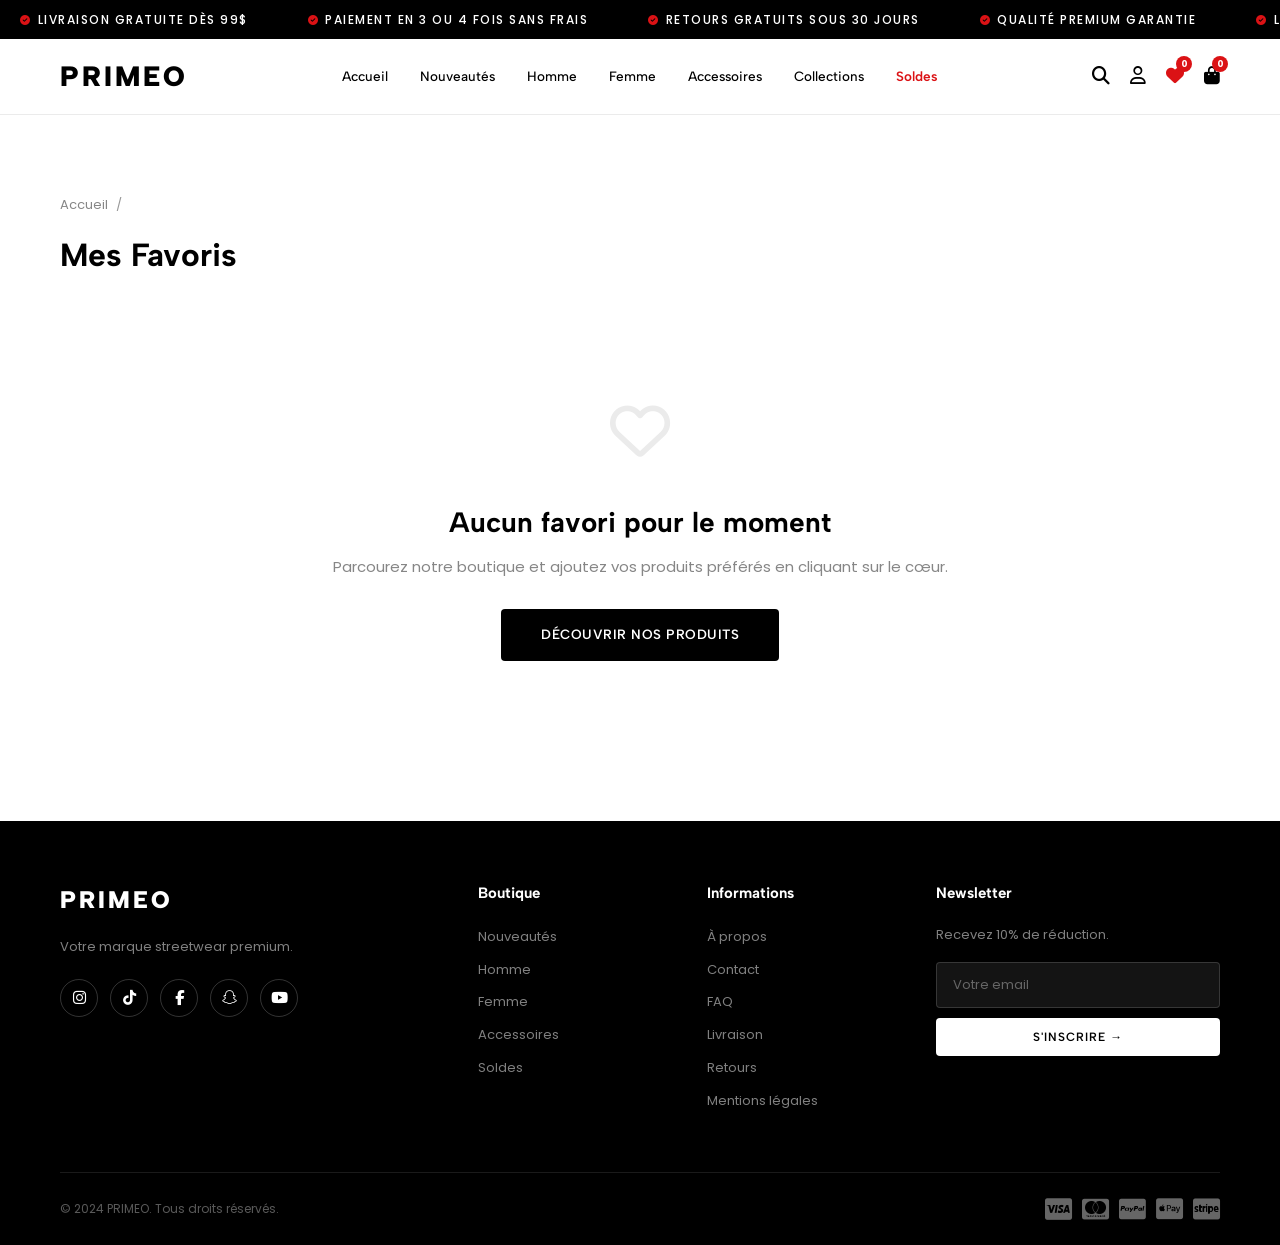
<file: favoris.html>
<!DOCTYPE html>
<html lang="fr" dir="ltr">

<head>
    <meta charset="utf-8">
    <meta name="viewport" content="width=device-width, initial-scale=1.0">
    <title>Mes Favoris | PRIMEO</title>
    <meta name="description" content="Vos produits favoris PRIMEO — Retrouvez tous vos coups de cœur.">
    <link rel="preconnect" href="https://fonts.googleapis.com">
    <link rel="preconnect" href="https://fonts.gstatic.com" crossorigin>
    <link
        href="https://fonts.googleapis.com/css2?family=Albert+Sans:wght@300;400;500;600;700;800;900&family=Playfair+Display:ital,wght@0,400;0,700;1,400;1,700&family=Poppins:wght@300;400;500;600;700&display=swap"
        rel="stylesheet">
    <link rel="stylesheet" href="https://cdnjs.cloudflare.com/ajax/libs/font-awesome/6.5.1/css/all.min.css">
    <link rel="stylesheet" href="styles.css">
</head>

<body>
    <div class="announcement-bar">
        <div class="marquee">
            <span><i class="fas fa-check-circle"></i> LIVRAISON GRATUITE DÈS 99$</span>
            <span><i class="fas fa-check-circle"></i> PAIEMENT EN 3 OU 4 FOIS SANS FRAIS</span>
            <span><i class="fas fa-check-circle"></i> RETOURS GRATUITS SOUS 30 JOURS</span>
            <span><i class="fas fa-check-circle"></i> QUALITÉ PREMIUM GARANTIE</span>
            <span><i class="fas fa-check-circle"></i> LIVRAISON GRATUITE DÈS 99$</span>
            <span><i class="fas fa-check-circle"></i> PAIEMENT EN 3 OU 4 FOIS SANS FRAIS</span>
            <span><i class="fas fa-check-circle"></i> RETOURS GRATUITS SOUS 30 JOURS</span>
            <span><i class="fas fa-check-circle"></i> QUALITÉ PREMIUM GARANTIE</span>
        </div>
    </div>

    <header class="site-header" id="siteHeader">
        <div class="container header-inner">
            <a href="index.html" class="header-logo"><span class="logo-text">PRIMEO</span></a>
            <nav class="header-nav">
                <a href="index.html">Accueil</a>
                <a href="nouveautes.html">Nouveautés</a>
                <a href="homme.html">Homme</a>
                <a href="femme.html">Femme</a>
                <a href="accessoires.html">Accessoires</a>
                <a href="collections.html">Collections</a>
                <a href="soldes.html" class="sale">Soldes</a>
            </nav>
            <div class="header-icons">
                <a href="#" id="searchToggle"><i class="fas fa-search"></i></a>
                <a href="compte.html"><i class="far fa-user"></i></a>
                <a href="favoris.html"><i class="fas fa-heart" style="color:var(--color-accent);"></i><span
                        class="badge wishlist-count">0</span></a>
                <a href="panier.html"><i class="fas fa-shopping-bag"></i><span class="badge cart-count">0</span></a>
            </div>
            <button class="mobile-toggle" id="mobileToggle"><i class="fas fa-bars"></i></button>
        </div>
    </header>

    <div class="mobile-menu" id="mobileMenu">
        <div class="mobile-menu-inner">
            <button class="mobile-menu-close" id="mobileClose"><i class="fas fa-times"></i></button>
            <nav class="mobile-menu-nav">
                <a href="index.html">Accueil</a>
                <a href="nouveautes.html">Nouveautés</a>
                <a href="homme.html">Homme</a>
                <a href="femme.html">Femme</a>
                <a href="accessoires.html">Accessoires</a>
                <a href="collections.html">Collections</a>
                <a href="soldes.html" class="sale">Soldes</a>
            </nav>
        </div>
    </div>

    <section class="section wishlist-section">
        <div class="container">
            <nav class="breadcrumb" style="margin-bottom:2rem;">
                <a href="index.html" style="color:var(--color-text-muted);">Accueil</a>
                <span style="color:var(--color-text-light);">/</span>
                <span>Mes Favoris</span>
            </nav>
            <h1 class="section-title" style="margin-bottom:3rem;">Mes Favoris <span id="wishlistCountTitle"
                    style="font-size:1.8rem;color:var(--color-text-muted);font-weight:400;"></span></h1>

            <div class="wishlist-empty" id="wishlistEmpty" style="display:none;">
                <div class="cart-empty-icon"><i class="far fa-heart"></i></div>
                <h2>Aucun favori pour le moment</h2>
                <p>Parcourez notre boutique et ajoutez vos produits préférés en cliquant sur le cœur.</p>
                <a href="collections.html" class="btn btn-dark">Découvrir nos produits</a>
            </div>

            <div class="products-grid" id="wishlistGrid" style="display:none;"></div>
        </div>
    </section>

    <footer class="site-footer">
        <div class="container">
            <div class="footer-grid">
                <div class="footer-brand"><span class="logo-text">PRIMEO</span>
                    <p>Votre marque streetwear premium.</p>
                    <div class="footer-socials">
                        <a href="#"><i class="fab fa-instagram"></i></a>
                        <a href="#"><i class="fab fa-tiktok"></i></a>
                        <a href="#"><i class="fab fa-facebook-f"></i></a>
                        <a href="#"><i class="fab fa-snapchat-ghost"></i></a>
                        <a href="#"><i class="fab fa-youtube"></i></a>
                    </div>
                </div>
                <div class="footer-col">
                    <h5>Boutique</h5>
                    <ul>
                        <li><a href="nouveautes.html">Nouveautés</a></li>
                        <li><a href="homme.html">Homme</a></li>
                        <li><a href="femme.html">Femme</a></li>
                        <li><a href="accessoires.html">Accessoires</a></li>
                        <li><a href="soldes.html">Soldes</a></li>
                    </ul>
                </div>
                <div class="footer-col">
                    <h5>Informations</h5>
                    <ul>
                        <li><a href="about.html">À propos</a></li>
                        <li><a href="contact.html">Contact</a></li>
                        <li><a href="#">FAQ</a></li>
                        <li><a href="#">Livraison</a></li>
                        <li><a href="#">Retours</a></li>
                        <li><a href="#">Mentions légales</a></li>
                    </ul>
                </div>
                <div class="footer-col">
                    <h5>Newsletter</h5>
                    <p style="font-size:1.3rem;color:rgba(255,255,255,0.5);margin-bottom:1.6rem;">Recevez 10% de
                        réduction.</p>
                    <div class="footer-newsletter"><input type="email" placeholder="Votre email"><button>S'inscrire
                            →</button></div>
                </div>
            </div>
            <div class="footer-bottom"><span>© 2024 PRIMEO. Tous droits réservés.</span>
                <div class="payment-icons"><i class="fab fa-cc-visa"></i><i class="fab fa-cc-mastercard"></i><i
                        class="fab fa-cc-paypal"></i><i class="fab fa-cc-apple-pay"></i><i class="fab fa-cc-stripe"></i>
                </div>
            </div>
        </div>
    </footer>

    <button class="back-to-top" id="backToTop"><i class="fas fa-chevron-up"></i></button>

    <script src="script.js"></script>
    <script>
        function renderWishlist() {
            const items = Wishlist.getItems();
            const emptyEl = document.getElementById('wishlistEmpty');
            const gridEl = document.getElementById('wishlistGrid');
            const countTitle = document.getElementById('wishlistCountTitle');
            countTitle.textContent = items.length > 0 ? '(' + items.length + ')' : '';
            if (items.length === 0) {
                emptyEl.style.display = 'block';
                gridEl.style.display = 'none';
                return;
            }
            emptyEl.style.display = 'none';
            gridEl.style.display = 'grid';
            gridEl.innerHTML = items.map(function (item) {
                var safeName = item.name.replace(/'/g, "\\'");
                return '<div class="product-card">' +
                    '<a href="' + (item.link || 'product.html') + '">' +
                    '<div class="product-image">' +
                    '<img src="' + item.image + '" alt="' + item.name + '">' +
                    '<div class="product-actions" style="opacity:1;transform:none;">' +
                    '<button class="wishlist-remove-btn" title="Retirer des favoris" onclick="event.preventDefault();event.stopPropagation();removeFromWishlist(\'' + safeName + '\')"><i class="fas fa-times"></i></button>' +
                    '</div></div>' +
                    '<div class="product-info"><h4>' + item.name + '</h4>' +
                    '<div class="product-price"><span class="current">' + item.price.toFixed(2) + ' $ CAD</span></div>' +
                    '</div></a>' +
                    '<button class="btn btn-dark btn-full" style="margin-top:1rem;padding:1.2rem;" onclick="event.preventDefault();addWishlistToCart(\'' + safeName + '\')">' +
                    '<i class="fas fa-shopping-bag"></i> Ajouter au panier</button></div>';
            }).join('');
        }
        function removeFromWishlist(name) { Wishlist.removeItem(name); renderWishlist(); }
        function addWishlistToCart(name) {
            var items = Wishlist.getItems();
            var item = items.find(function (i) { return i.name === name; });
            if (item) { Cart.addItem({ name: item.name, price: item.price, image: item.image, size: 'M', qty: 1 }); }
        }
        document.addEventListener('DOMContentLoaded', renderWishlist);
    </script>
</body>

</html>
</file>
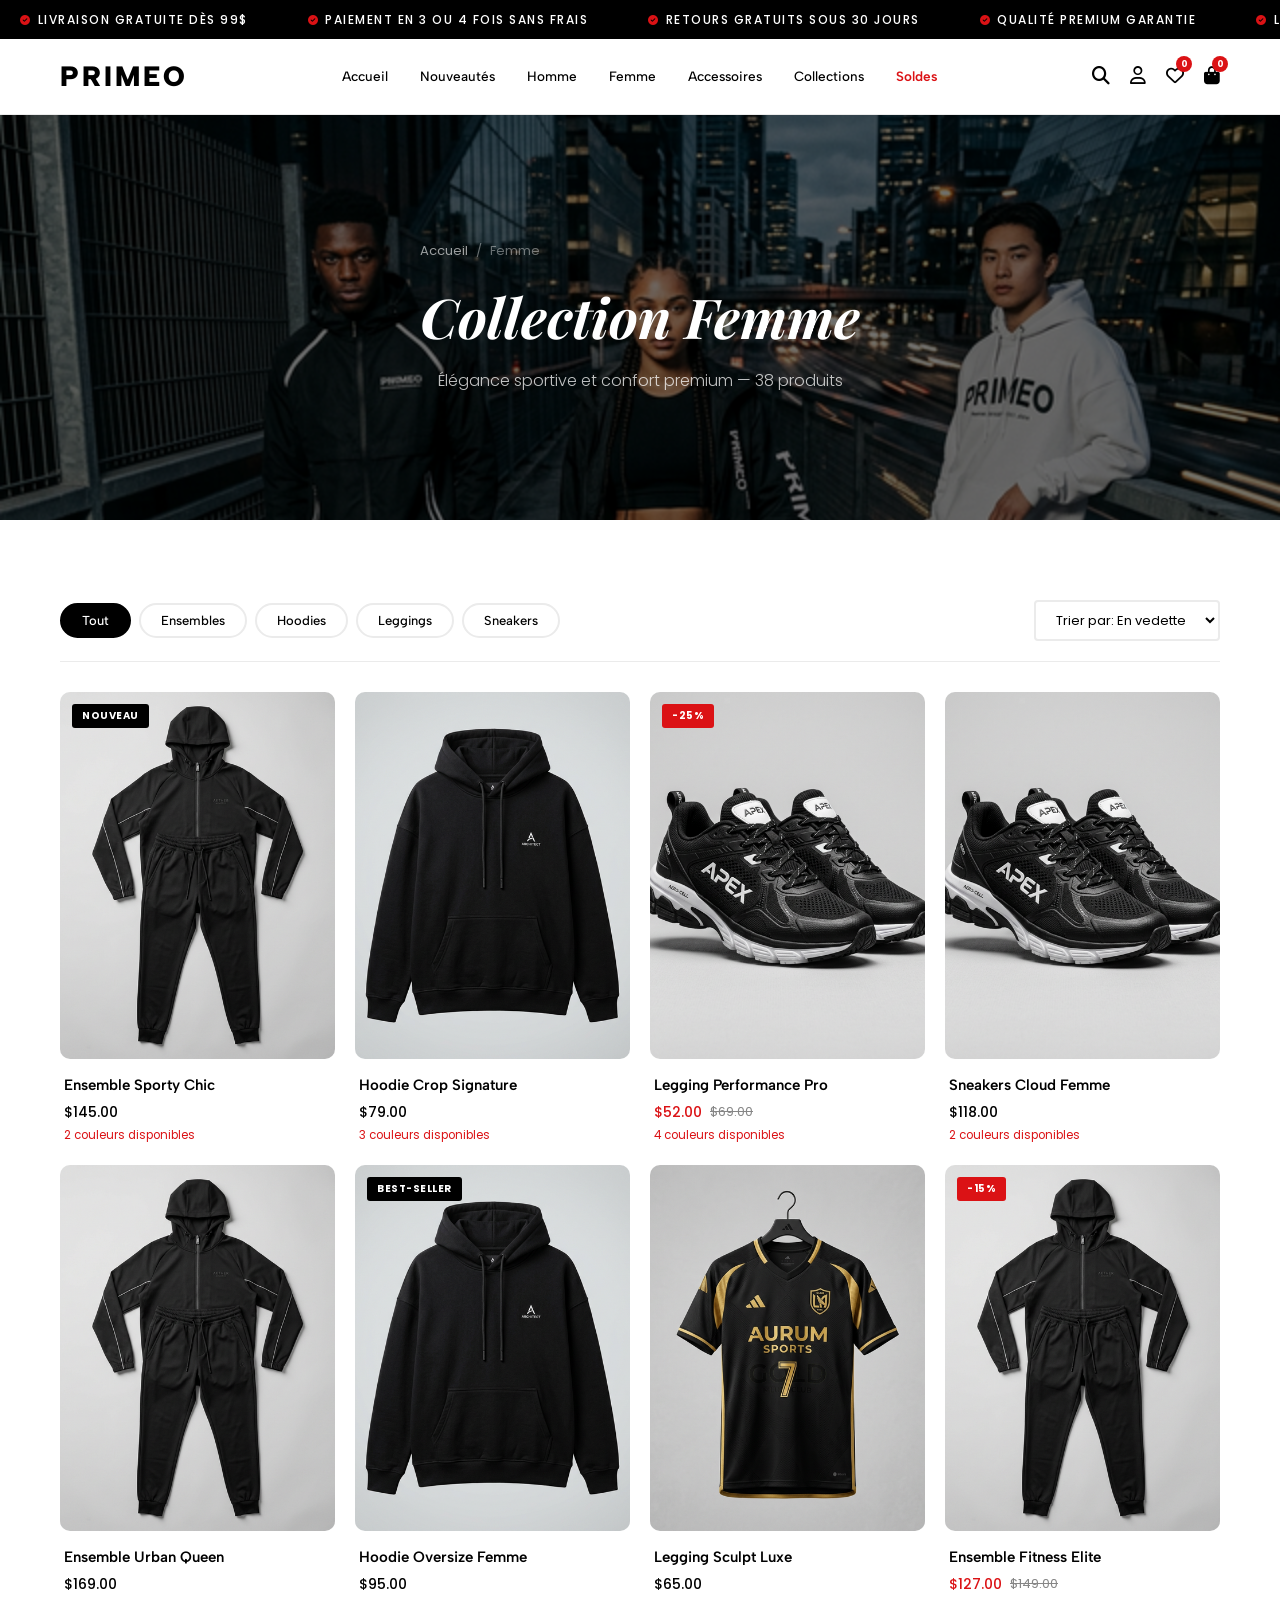
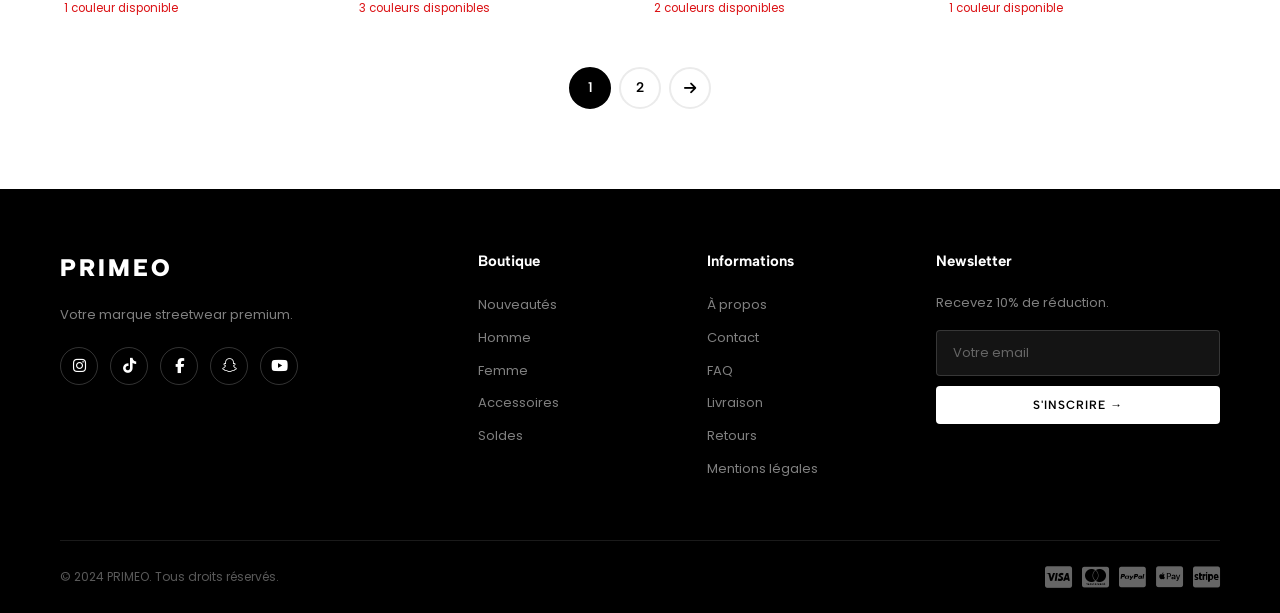
<file: femme.html>
<!DOCTYPE html>
<html lang="fr" dir="ltr">

<head>
    <meta charset="utf-8">
    <meta name="viewport" content="width=device-width, initial-scale=1.0">
    <title>Femme | PRIMEO — Vêtements Sport Femme</title>
    <meta name="description"
        content="Collection Femme PRIMEO — Leggings, brassières, hoodies et sneakers pour femme. Streetwear premium, confort et style.">
    <link rel="preconnect" href="https://fonts.googleapis.com">
    <link rel="preconnect" href="https://fonts.gstatic.com" crossorigin>
    <link
        href="https://fonts.googleapis.com/css2?family=Albert+Sans:wght@300;400;500;600;700;800;900&family=Playfair+Display:ital,wght@0,400;0,700;1,400;1,700&family=Poppins:wght@300;400;500;600;700&display=swap"
        rel="stylesheet">
    <link rel="stylesheet" href="https://cdnjs.cloudflare.com/ajax/libs/font-awesome/6.5.1/css/all.min.css">
    <link rel="stylesheet" href="styles.css">
</head>

<body>
    <div class="announcement-bar">
        <div class="marquee"><span><i class="fas fa-check-circle"></i> LIVRAISON GRATUITE DÈS 99$</span><span><i
                    class="fas fa-check-circle"></i> PAIEMENT EN 3 OU 4 FOIS SANS FRAIS</span><span><i
                    class="fas fa-check-circle"></i> RETOURS GRATUITS SOUS 30 JOURS</span><span><i
                    class="fas fa-check-circle"></i> QUALITÉ PREMIUM GARANTIE</span><span><i
                    class="fas fa-check-circle"></i> LIVRAISON GRATUITE DÈS 99$</span><span><i
                    class="fas fa-check-circle"></i> PAIEMENT EN 3 OU 4 FOIS SANS FRAIS</span><span><i
                    class="fas fa-check-circle"></i> RETOURS GRATUITS SOUS 30 JOURS</span><span><i
                    class="fas fa-check-circle"></i> QUALITÉ PREMIUM GARANTIE</span></div>
    </div>
    <header class="site-header" id="siteHeader">
        <div class="container header-inner"><a href="index.html" class="header-logo"><span
                    class="logo-text">PRIMEO</span></a>
            <nav class="header-nav"><a href="index.html">Accueil</a><a href="nouveautes.html">Nouveautés</a><a
                    href="homme.html">Homme</a><a href="femme.html">Femme</a><a
                    href="accessoires.html">Accessoires</a><a href="collections.html">Collections</a><a
                    href="soldes.html" class="sale">Soldes</a></nav>
            <div class="header-icons"><a href="#" id="searchToggle"><i class="fas fa-search"></i></a><a href="#"><i
                        class="far fa-user"></i></a><a href="favoris.html"><i class="far fa-heart"></i><span
                        class="badge">0</span></a><a href="#"><i class="fas fa-shopping-bag"></i><span
                        class="badge">0</span></a></div><button class="mobile-toggle" id="mobileToggle"><i
                    class="fas fa-bars"></i></button>
        </div>
    </header>
    <div class="mobile-menu" id="mobileMenu">
        <div class="mobile-menu-inner"><button class="mobile-menu-close" id="mobileClose"><i
                    class="fas fa-times"></i></button>
            <nav class="mobile-menu-nav"><a href="index.html">Accueil</a><a href="nouveautes.html">Nouveautés</a><a
                    href="homme.html">Homme</a><a href="femme.html">Femme</a><a
                    href="accessoires.html">Accessoires</a><a href="collections.html">Collections</a><a
                    href="soldes.html" class="sale">Soldes</a></nav>
        </div>
    </div>

    <section class="page-hero">
        <div class="page-hero-bg"><img src="images/hero.png" alt="Collection Femme PRIMEO"></div>
        <div class="page-hero-overlay"></div>
        <div class="page-hero-content">
            <nav class="breadcrumb"><a href="index.html">Accueil</a> <span>/</span> <span>Femme</span></nav>
            <h1>Collection Femme</h1>
            <p>Élégance sportive et confort premium — 38 produits</p>
        </div>
    </section>

    <section class="section collection-section">
        <div class="container">
            <div class="filter-bar">
                <div class="filter-left">
                    <button class="filter-btn active" data-filter="all">Tout</button>
                    <button class="filter-btn" data-filter="ensemble">Ensembles</button>
                    <button class="filter-btn" data-filter="hoodie">Hoodies</button>
                    <button class="filter-btn" data-filter="legging">Leggings</button>
                    <button class="filter-btn" data-filter="sneakers">Sneakers</button>
                </div>
                <div class="filter-right"><select class="sort-select">
                        <option>Trier par: En vedette</option>
                        <option>Prix: croissant</option>
                        <option>Prix: décroissant</option>
                        <option>Les plus récents</option>
                    </select></div>
            </div>
            <div class="products-grid" id="productsGrid">
                <div class="product-card" data-category="ensemble"><a href="product.html">
                        <div class="product-image"><span class="product-badge">Nouveau</span><img
                                src="images/product-tracksuit.png" alt="Ensemble Sporty Chic">
                            <div class="product-actions"><button><i class="far fa-heart"></i></button><button><i
                                        class="far fa-eye"></i></button></div>
                            <div class="product-sizes">
                                <span>XS</span><span>S</span><span>M</span><span>L</span><span>XL</span></div>
                        </div>
                        <div class="product-info">
                            <h4>Ensemble Sporty Chic</h4>
                            <div class="product-price"><span class="current">$145.00</span></div>
                            <p class="product-colors">2 couleurs disponibles</p>
                        </div>
                    </a></div>
                <div class="product-card" data-category="hoodie"><a href="product.html">
                        <div class="product-image"><img src="images/product-hoodie.png" alt="Hoodie Crop Signature">
                            <div class="product-actions"><button><i class="far fa-heart"></i></button><button><i
                                        class="far fa-eye"></i></button></div>
                            <div class="product-sizes"><span>XS</span><span>S</span><span>M</span><span>L</span></div>
                        </div>
                        <div class="product-info">
                            <h4>Hoodie Crop Signature</h4>
                            <div class="product-price"><span class="current">$79.00</span></div>
                            <p class="product-colors">3 couleurs disponibles</p>
                        </div>
                    </a></div>
                <div class="product-card" data-category="legging"><a href="product.html">
                        <div class="product-image"><span class="product-badge sale">-25%</span><img
                                src="images/product-sneakers.png" alt="Legging Performance Pro">
                            <div class="product-actions"><button><i class="far fa-heart"></i></button><button><i
                                        class="far fa-eye"></i></button></div>
                            <div class="product-sizes">
                                <span>XS</span><span>S</span><span>M</span><span>L</span><span>XL</span></div>
                        </div>
                        <div class="product-info">
                            <h4>Legging Performance Pro</h4>
                            <div class="product-price"><span class="current"
                                    style="color:var(--color-accent);">$52.00</span><span class="original">$69.00</span>
                            </div>
                            <p class="product-colors">4 couleurs disponibles</p>
                        </div>
                    </a></div>
                <div class="product-card" data-category="sneakers"><a href="product.html">
                        <div class="product-image"><img src="images/product-sneakers.png" alt="Sneakers Cloud Femme">
                            <div class="product-actions"><button><i class="far fa-heart"></i></button><button><i
                                        class="far fa-eye"></i></button></div>
                            <div class="product-sizes">
                                <span>36</span><span>37</span><span>38</span><span>39</span><span>40</span></div>
                        </div>
                        <div class="product-info">
                            <h4>Sneakers Cloud Femme</h4>
                            <div class="product-price"><span class="current">$118.00</span></div>
                            <p class="product-colors">2 couleurs disponibles</p>
                        </div>
                    </a></div>
                <div class="product-card" data-category="ensemble"><a href="product.html">
                        <div class="product-image"><img src="images/product-tracksuit.png" alt="Ensemble Urban Queen">
                            <div class="product-actions"><button><i class="far fa-heart"></i></button><button><i
                                        class="far fa-eye"></i></button></div>
                            <div class="product-sizes"><span>XS</span><span>S</span><span>M</span><span>L</span></div>
                        </div>
                        <div class="product-info">
                            <h4>Ensemble Urban Queen</h4>
                            <div class="product-price"><span class="current">$169.00</span></div>
                            <p class="product-colors">1 couleur disponible</p>
                        </div>
                    </a></div>
                <div class="product-card" data-category="hoodie"><a href="product.html">
                        <div class="product-image"><span class="product-badge">Best-seller</span><img
                                src="images/product-hoodie.png" alt="Hoodie Oversize Femme">
                            <div class="product-actions"><button><i class="far fa-heart"></i></button><button><i
                                        class="far fa-eye"></i></button></div>
                            <div class="product-sizes">
                                <span>XS</span><span>S</span><span>M</span><span>L</span><span>XL</span></div>
                        </div>
                        <div class="product-info">
                            <h4>Hoodie Oversize Femme</h4>
                            <div class="product-price"><span class="current">$95.00</span></div>
                            <p class="product-colors">3 couleurs disponibles</p>
                        </div>
                    </a></div>
                <div class="product-card" data-category="legging"><a href="product.html">
                        <div class="product-image"><img src="images/product-jersey.png" alt="Legging Sculpt Luxe">
                            <div class="product-actions"><button><i class="far fa-heart"></i></button><button><i
                                        class="far fa-eye"></i></button></div>
                            <div class="product-sizes"><span>XS</span><span>S</span><span>M</span><span>L</span></div>
                        </div>
                        <div class="product-info">
                            <h4>Legging Sculpt Luxe</h4>
                            <div class="product-price"><span class="current">$65.00</span></div>
                            <p class="product-colors">2 couleurs disponibles</p>
                        </div>
                    </a></div>
                <div class="product-card" data-category="ensemble"><a href="product.html">
                        <div class="product-image"><span class="product-badge sale">-15%</span><img
                                src="images/product-tracksuit.png" alt="Ensemble Fitness Elite">
                            <div class="product-actions"><button><i class="far fa-heart"></i></button><button><i
                                        class="far fa-eye"></i></button></div>
                            <div class="product-sizes">
                                <span>XS</span><span>S</span><span>M</span><span>L</span><span>XL</span></div>
                        </div>
                        <div class="product-info">
                            <h4>Ensemble Fitness Elite</h4>
                            <div class="product-price"><span class="current"
                                    style="color:var(--color-accent);">$127.00</span><span
                                    class="original">$149.00</span></div>
                            <p class="product-colors">1 couleur disponible</p>
                        </div>
                    </a></div>
            </div>
            <div class="pagination"><a href="#" class="page-link active">1</a><a href="#" class="page-link">2</a><a
                    href="#" class="page-link next"><i class="fas fa-arrow-right"></i></a></div>
        </div>
    </section>

    <footer class="site-footer">
        <div class="container">
            <div class="footer-grid">
                <div class="footer-brand"><span class="logo-text">PRIMEO</span>
                    <p>Votre marque streetwear premium.</p>
                    <div class="footer-socials"><a href="#"><i class="fab fa-instagram"></i></a><a href="#"><i
                                class="fab fa-tiktok"></i></a><a href="#"><i class="fab fa-facebook-f"></i></a><a
                            href="#"><i class="fab fa-snapchat-ghost"></i></a><a href="#"><i
                                class="fab fa-youtube"></i></a></div>
                </div>
                <div class="footer-col">
                    <h5>Boutique</h5>
                    <ul>
                        <li><a href="nouveautes.html">Nouveautés</a></li>
                        <li><a href="homme.html">Homme</a></li>
                        <li><a href="femme.html">Femme</a></li>
                        <li><a href="accessoires.html">Accessoires</a></li>
                        <li><a href="soldes.html">Soldes</a></li>
                    </ul>
                </div>
                <div class="footer-col">
                    <h5>Informations</h5>
                    <ul>
                        <li><a href="about.html">À propos</a></li>
                        <li><a href="contact.html">Contact</a></li>
                        <li><a href="#">FAQ</a></li>
                        <li><a href="#">Livraison</a></li>
                        <li><a href="#">Retours</a></li>
                        <li><a href="#">Mentions légales</a></li>
                    </ul>
                </div>
                <div class="footer-col">
                    <h5>Newsletter</h5>
                    <p style="font-size:1.3rem;color:rgba(255,255,255,0.5);margin-bottom:1.6rem;">Recevez 10% de
                        réduction.</p>
                    <div class="footer-newsletter"><input type="email" placeholder="Votre email"><button>S'inscrire
                            →</button></div>
                </div>
            </div>
            <div class="footer-bottom"><span>© 2024 PRIMEO. Tous droits réservés.</span>
                <div class="payment-icons"><i class="fab fa-cc-visa"></i><i class="fab fa-cc-mastercard"></i><i
                        class="fab fa-cc-paypal"></i><i class="fab fa-cc-apple-pay"></i><i class="fab fa-cc-stripe"></i>
                </div>
            </div>
        </div>
    </footer>
    <button class="back-to-top" id="backToTop"><i class="fas fa-chevron-up"></i></button>
    <script>
        const header = document.getElementById('siteHeader'), btt = document.getElementById('backToTop'); window.addEventListener('scroll', () => { header.classList.toggle('scrolled', window.scrollY > 50); btt.classList.toggle('visible', window.scrollY > 400); }); btt.addEventListener('click', () => window.scrollTo({ top: 0, behavior: 'smooth' })); document.getElementById('mobileToggle').addEventListener('click', () => document.getElementById('mobileMenu').classList.add('active')); document.getElementById('mobileClose').addEventListener('click', () => document.getElementById('mobileMenu').classList.remove('active')); document.getElementById('mobileMenu').addEventListener('click', e => { if (e.target.id === 'mobileMenu') e.target.classList.remove('active'); });
        document.querySelectorAll('.filter-btn').forEach(btn => { btn.addEventListener('click', () => { document.querySelectorAll('.filter-btn').forEach(b => b.classList.remove('active')); btn.classList.add('active'); const f = btn.dataset.filter; document.querySelectorAll('.product-card').forEach(c => { c.style.display = (f === 'all' || c.dataset.category === f) ? '' : 'none'; }); }); });
    </script>
    <script src="script.js"></script>
</body>

</html>
</file>
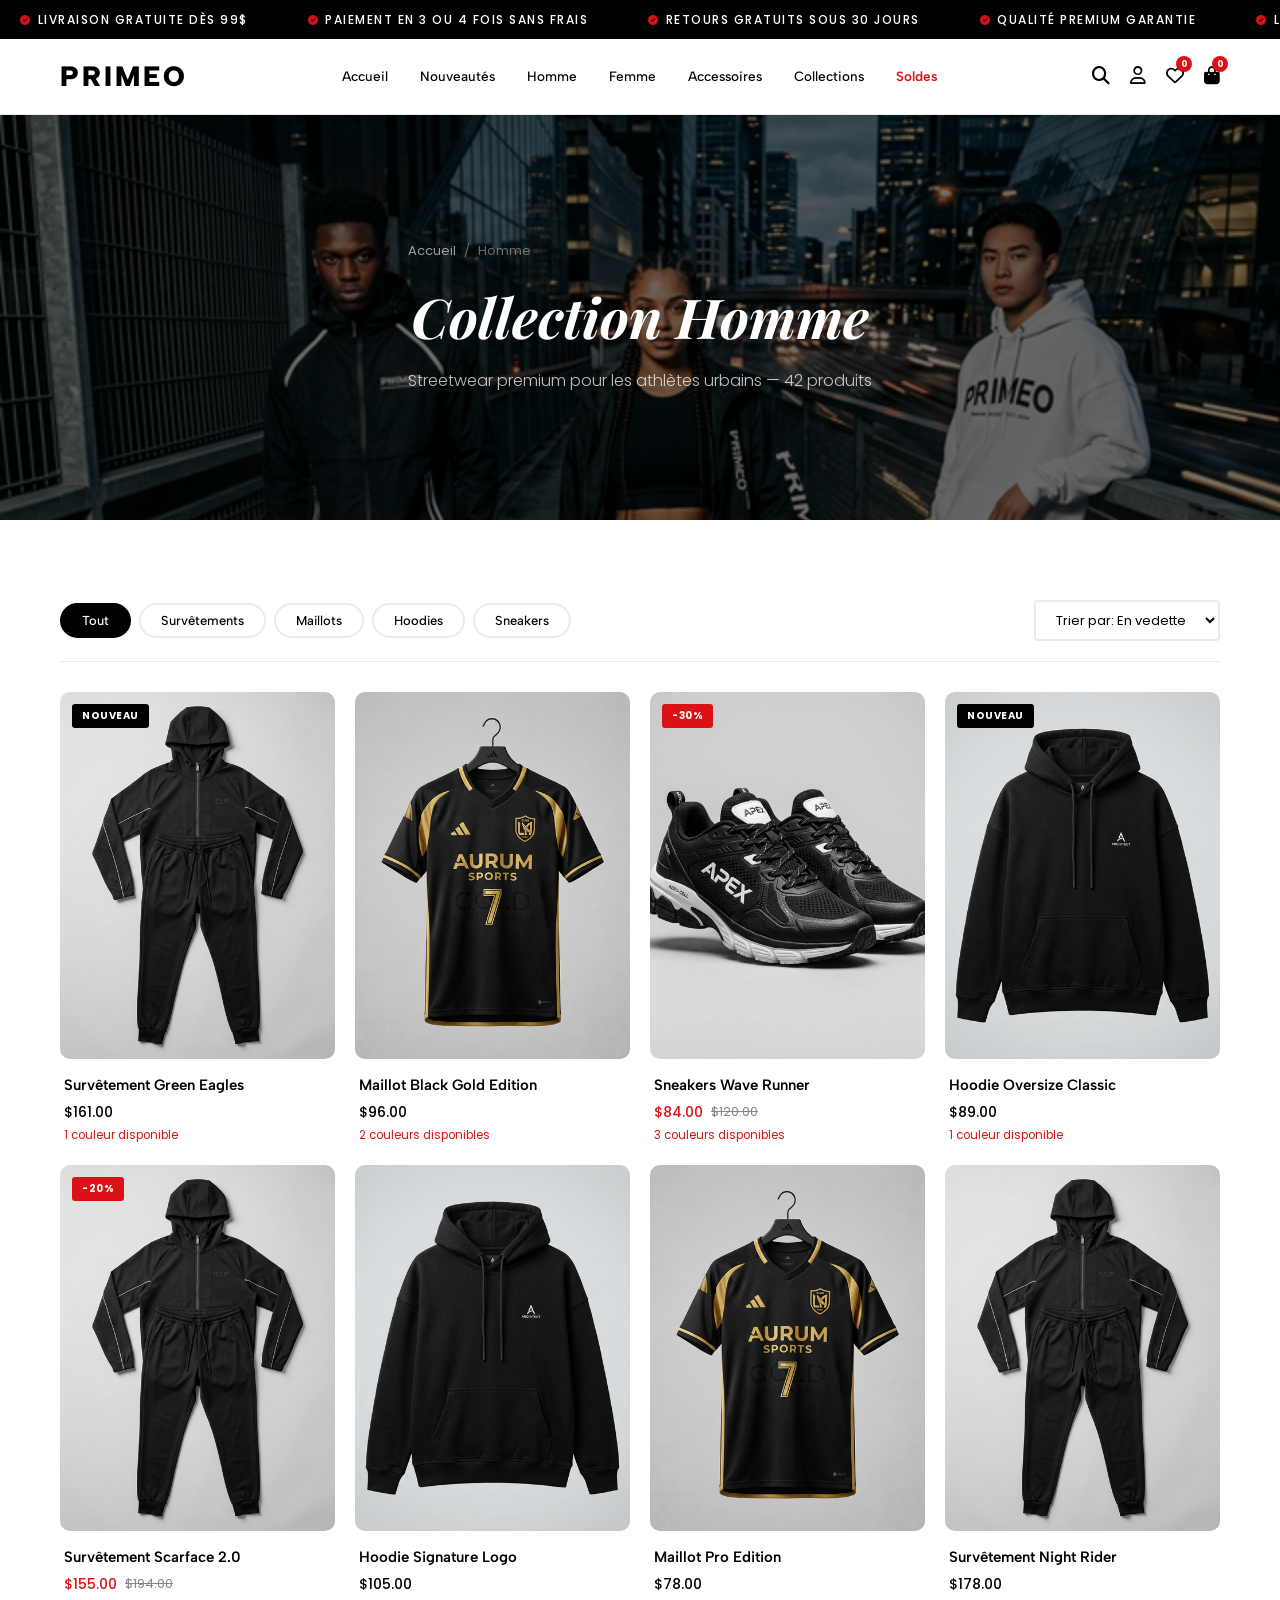
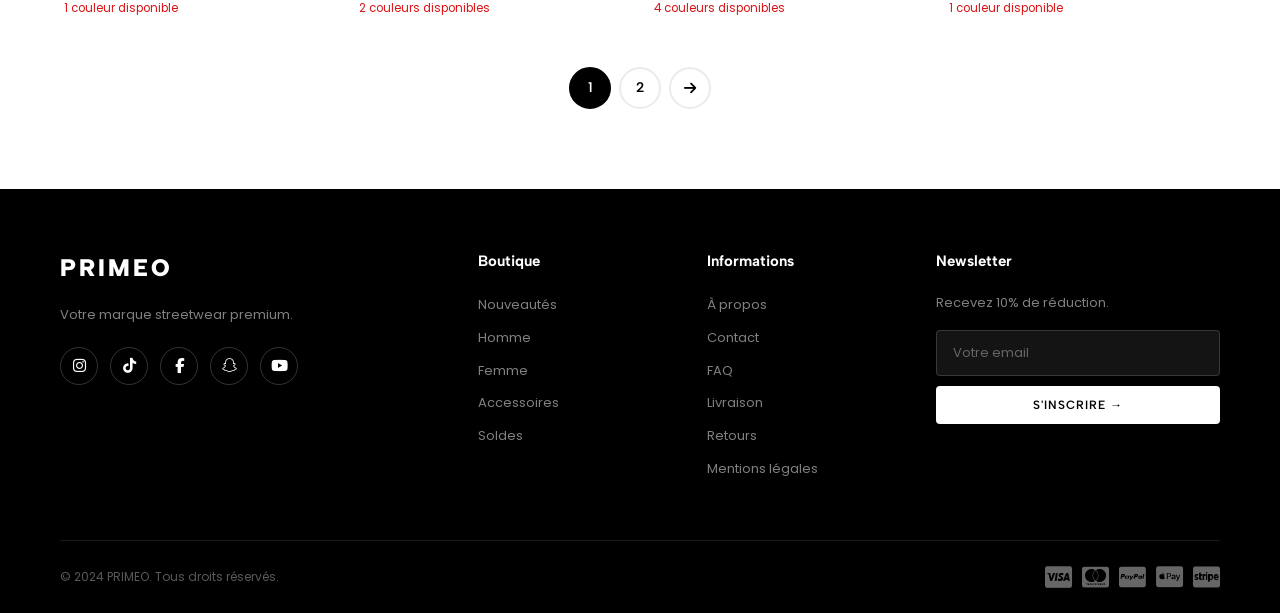
<file: homme.html>
<!DOCTYPE html>
<html lang="fr" dir="ltr">

<head>
    <meta charset="utf-8">
    <meta name="viewport" content="width=device-width, initial-scale=1.0">
    <title>Homme | PRIMEO — Vêtements Sport Homme</title>
    <meta name="description"
        content="Collection Homme PRIMEO — Survêtements, maillots, hoodies et sneakers pour homme. Streetwear premium, qualité garantie.">
    <link rel="preconnect" href="https://fonts.googleapis.com">
    <link rel="preconnect" href="https://fonts.gstatic.com" crossorigin>
    <link
        href="https://fonts.googleapis.com/css2?family=Albert+Sans:wght@300;400;500;600;700;800;900&family=Playfair+Display:ital,wght@0,400;0,700;1,400;1,700&family=Poppins:wght@300;400;500;600;700&display=swap"
        rel="stylesheet">
    <link rel="stylesheet" href="https://cdnjs.cloudflare.com/ajax/libs/font-awesome/6.5.1/css/all.min.css">
    <link rel="stylesheet" href="styles.css">
</head>

<body>
    <div class="announcement-bar">
        <div class="marquee"><span><i class="fas fa-check-circle"></i> LIVRAISON GRATUITE DÈS 99$</span><span><i
                    class="fas fa-check-circle"></i> PAIEMENT EN 3 OU 4 FOIS SANS FRAIS</span><span><i
                    class="fas fa-check-circle"></i> RETOURS GRATUITS SOUS 30 JOURS</span><span><i
                    class="fas fa-check-circle"></i> QUALITÉ PREMIUM GARANTIE</span><span><i
                    class="fas fa-check-circle"></i> LIVRAISON GRATUITE DÈS 99$</span><span><i
                    class="fas fa-check-circle"></i> PAIEMENT EN 3 OU 4 FOIS SANS FRAIS</span><span><i
                    class="fas fa-check-circle"></i> RETOURS GRATUITS SOUS 30 JOURS</span><span><i
                    class="fas fa-check-circle"></i> QUALITÉ PREMIUM GARANTIE</span></div>
    </div>
    <header class="site-header" id="siteHeader">
        <div class="container header-inner"><a href="index.html" class="header-logo"><span
                    class="logo-text">PRIMEO</span></a>
            <nav class="header-nav"><a href="index.html">Accueil</a><a href="nouveautes.html">Nouveautés</a><a
                    href="homme.html">Homme</a><a href="femme.html">Femme</a><a
                    href="accessoires.html">Accessoires</a><a href="collections.html">Collections</a><a
                    href="soldes.html" class="sale">Soldes</a></nav>
            <div class="header-icons"><a href="#" id="searchToggle"><i class="fas fa-search"></i></a><a href="#"><i
                        class="far fa-user"></i></a><a href="favoris.html"><i class="far fa-heart"></i><span
                        class="badge">0</span></a><a href="#"><i class="fas fa-shopping-bag"></i><span
                        class="badge">0</span></a></div><button class="mobile-toggle" id="mobileToggle"><i
                    class="fas fa-bars"></i></button>
        </div>
    </header>
    <div class="mobile-menu" id="mobileMenu">
        <div class="mobile-menu-inner"><button class="mobile-menu-close" id="mobileClose"><i
                    class="fas fa-times"></i></button>
            <nav class="mobile-menu-nav"><a href="index.html">Accueil</a><a href="nouveautes.html">Nouveautés</a><a
                    href="homme.html">Homme</a><a href="femme.html">Femme</a><a
                    href="accessoires.html">Accessoires</a><a href="collections.html">Collections</a><a
                    href="soldes.html" class="sale">Soldes</a></nav>
        </div>
    </div>

    <section class="page-hero">
        <div class="page-hero-bg"><img src="images/hero.png" alt="Collection Homme PRIMEO"></div>
        <div class="page-hero-overlay"></div>
        <div class="page-hero-content">
            <nav class="breadcrumb"><a href="index.html">Accueil</a> <span>/</span> <span>Homme</span></nav>
            <h1>Collection Homme</h1>
            <p>Streetwear premium pour les athlètes urbains — 42 produits</p>
        </div>
    </section>

    <section class="section collection-section">
        <div class="container">
            <div class="filter-bar">
                <div class="filter-left">
                    <button class="filter-btn active" data-filter="all">Tout</button>
                    <button class="filter-btn" data-filter="survetement">Survêtements</button>
                    <button class="filter-btn" data-filter="maillot">Maillots</button>
                    <button class="filter-btn" data-filter="hoodie">Hoodies</button>
                    <button class="filter-btn" data-filter="sneakers">Sneakers</button>
                </div>
                <div class="filter-right"><select class="sort-select">
                        <option>Trier par: En vedette</option>
                        <option>Prix: croissant</option>
                        <option>Prix: décroissant</option>
                        <option>Les plus récents</option>
                    </select></div>
            </div>
            <div class="products-grid" id="productsGrid">
                <div class="product-card" data-category="survetement"><a href="product.html">
                        <div class="product-image"><span class="product-badge">Nouveau</span><img
                                src="images/product-tracksuit.png" alt="Survêtement Green Eagles">
                            <div class="product-actions"><button><i class="far fa-heart"></i></button><button><i
                                        class="far fa-eye"></i></button></div>
                            <div class="product-sizes">
                                <span>S</span><span>M</span><span>L</span><span>XL</span><span>XXL</span></div>
                        </div>
                        <div class="product-info">
                            <h4>Survêtement Green Eagles</h4>
                            <div class="product-price"><span class="current">$161.00</span></div>
                            <p class="product-colors">1 couleur disponible</p>
                        </div>
                    </a></div>
                <div class="product-card" data-category="maillot"><a href="product.html">
                        <div class="product-image"><img src="images/product-jersey.png"
                                alt="Maillot Black Gold Edition">
                            <div class="product-actions"><button><i class="far fa-heart"></i></button><button><i
                                        class="far fa-eye"></i></button></div>
                            <div class="product-sizes"><span>S</span><span>M</span><span>L</span><span>XL</span></div>
                        </div>
                        <div class="product-info">
                            <h4>Maillot Black Gold Edition</h4>
                            <div class="product-price"><span class="current">$96.00</span></div>
                            <p class="product-colors">2 couleurs disponibles</p>
                        </div>
                    </a></div>
                <div class="product-card" data-category="sneakers"><a href="product.html">
                        <div class="product-image"><span class="product-badge sale">-30%</span><img
                                src="images/product-sneakers.png" alt="Sneakers Wave Runner">
                            <div class="product-actions"><button><i class="far fa-heart"></i></button><button><i
                                        class="far fa-eye"></i></button></div>
                            <div class="product-sizes">
                                <span>40</span><span>41</span><span>42</span><span>43</span><span>44</span></div>
                        </div>
                        <div class="product-info">
                            <h4>Sneakers Wave Runner</h4>
                            <div class="product-price"><span class="current"
                                    style="color:var(--color-accent);">$84.00</span><span
                                    class="original">$120.00</span></div>
                            <p class="product-colors">3 couleurs disponibles</p>
                        </div>
                    </a></div>
                <div class="product-card" data-category="hoodie"><a href="product.html">
                        <div class="product-image"><span class="product-badge">Nouveau</span><img
                                src="images/product-hoodie.png" alt="Hoodie Oversize Classic">
                            <div class="product-actions"><button><i class="far fa-heart"></i></button><button><i
                                        class="far fa-eye"></i></button></div>
                            <div class="product-sizes">
                                <span>S</span><span>M</span><span>L</span><span>XL</span><span>XXL</span></div>
                        </div>
                        <div class="product-info">
                            <h4>Hoodie Oversize Classic</h4>
                            <div class="product-price"><span class="current">$89.00</span></div>
                            <p class="product-colors">1 couleur disponible</p>
                        </div>
                    </a></div>
                <div class="product-card" data-category="survetement"><a href="product.html">
                        <div class="product-image"><span class="product-badge sale">-20%</span><img
                                src="images/product-tracksuit.png" alt="Survêtement Scarface 2.0">
                            <div class="product-actions"><button><i class="far fa-heart"></i></button><button><i
                                        class="far fa-eye"></i></button></div>
                            <div class="product-sizes">
                                <span>S</span><span>M</span><span>L</span><span>XL</span><span>XXL</span></div>
                        </div>
                        <div class="product-info">
                            <h4>Survêtement Scarface 2.0</h4>
                            <div class="product-price"><span class="current"
                                    style="color:var(--color-accent);">$155.00</span><span
                                    class="original">$194.00</span></div>
                            <p class="product-colors">1 couleur disponible</p>
                        </div>
                    </a></div>
                <div class="product-card" data-category="hoodie"><a href="product.html">
                        <div class="product-image"><img src="images/product-hoodie.png" alt="Hoodie Signature Logo">
                            <div class="product-actions"><button><i class="far fa-heart"></i></button><button><i
                                        class="far fa-eye"></i></button></div>
                            <div class="product-sizes"><span>S</span><span>M</span><span>L</span><span>XL</span></div>
                        </div>
                        <div class="product-info">
                            <h4>Hoodie Signature Logo</h4>
                            <div class="product-price"><span class="current">$105.00</span></div>
                            <p class="product-colors">2 couleurs disponibles</p>
                        </div>
                    </a></div>
                <div class="product-card" data-category="maillot"><a href="product.html">
                        <div class="product-image"><img src="images/product-jersey.png" alt="Maillot Pro Edition">
                            <div class="product-actions"><button><i class="far fa-heart"></i></button><button><i
                                        class="far fa-eye"></i></button></div>
                            <div class="product-sizes"><span>S</span><span>M</span><span>L</span><span>XL</span></div>
                        </div>
                        <div class="product-info">
                            <h4>Maillot Pro Edition</h4>
                            <div class="product-price"><span class="current">$78.00</span></div>
                            <p class="product-colors">4 couleurs disponibles</p>
                        </div>
                    </a></div>
                <div class="product-card" data-category="survetement"><a href="product.html">
                        <div class="product-image"><img src="images/product-tracksuit.png"
                                alt="Survêtement Night Rider">
                            <div class="product-actions"><button><i class="far fa-heart"></i></button><button><i
                                        class="far fa-eye"></i></button></div>
                            <div class="product-sizes"><span>S</span><span>M</span><span>L</span><span>XL</span></div>
                        </div>
                        <div class="product-info">
                            <h4>Survêtement Night Rider</h4>
                            <div class="product-price"><span class="current">$178.00</span></div>
                            <p class="product-colors">1 couleur disponible</p>
                        </div>
                    </a></div>
            </div>
            <div class="pagination"><a href="#" class="page-link active">1</a><a href="#" class="page-link">2</a><a
                    href="#" class="page-link next"><i class="fas fa-arrow-right"></i></a></div>
        </div>
    </section>

    <footer class="site-footer">
        <div class="container">
            <div class="footer-grid">
                <div class="footer-brand"><span class="logo-text">PRIMEO</span>
                    <p>Votre marque streetwear premium.</p>
                    <div class="footer-socials"><a href="#"><i class="fab fa-instagram"></i></a><a href="#"><i
                                class="fab fa-tiktok"></i></a><a href="#"><i class="fab fa-facebook-f"></i></a><a
                            href="#"><i class="fab fa-snapchat-ghost"></i></a><a href="#"><i
                                class="fab fa-youtube"></i></a></div>
                </div>
                <div class="footer-col">
                    <h5>Boutique</h5>
                    <ul>
                        <li><a href="nouveautes.html">Nouveautés</a></li>
                        <li><a href="homme.html">Homme</a></li>
                        <li><a href="femme.html">Femme</a></li>
                        <li><a href="accessoires.html">Accessoires</a></li>
                        <li><a href="soldes.html">Soldes</a></li>
                    </ul>
                </div>
                <div class="footer-col">
                    <h5>Informations</h5>
                    <ul>
                        <li><a href="about.html">À propos</a></li>
                        <li><a href="contact.html">Contact</a></li>
                        <li><a href="#">FAQ</a></li>
                        <li><a href="#">Livraison</a></li>
                        <li><a href="#">Retours</a></li>
                        <li><a href="#">Mentions légales</a></li>
                    </ul>
                </div>
                <div class="footer-col">
                    <h5>Newsletter</h5>
                    <p style="font-size:1.3rem;color:rgba(255,255,255,0.5);margin-bottom:1.6rem;">Recevez 10% de
                        réduction.</p>
                    <div class="footer-newsletter"><input type="email" placeholder="Votre email"><button>S'inscrire
                            →</button></div>
                </div>
            </div>
            <div class="footer-bottom"><span>© 2024 PRIMEO. Tous droits réservés.</span>
                <div class="payment-icons"><i class="fab fa-cc-visa"></i><i class="fab fa-cc-mastercard"></i><i
                        class="fab fa-cc-paypal"></i><i class="fab fa-cc-apple-pay"></i><i class="fab fa-cc-stripe"></i>
                </div>
            </div>
        </div>
    </footer>
    <button class="back-to-top" id="backToTop"><i class="fas fa-chevron-up"></i></button>
    <script>
        const header = document.getElementById('siteHeader'), btt = document.getElementById('backToTop'); window.addEventListener('scroll', () => { header.classList.toggle('scrolled', window.scrollY > 50); btt.classList.toggle('visible', window.scrollY > 400); }); btt.addEventListener('click', () => window.scrollTo({ top: 0, behavior: 'smooth' })); document.getElementById('mobileToggle').addEventListener('click', () => document.getElementById('mobileMenu').classList.add('active')); document.getElementById('mobileClose').addEventListener('click', () => document.getElementById('mobileMenu').classList.remove('active')); document.getElementById('mobileMenu').addEventListener('click', e => { if (e.target.id === 'mobileMenu') e.target.classList.remove('active'); });
        document.querySelectorAll('.filter-btn').forEach(btn => { btn.addEventListener('click', () => { document.querySelectorAll('.filter-btn').forEach(b => b.classList.remove('active')); btn.classList.add('active'); const f = btn.dataset.filter; document.querySelectorAll('.product-card').forEach(c => { c.style.display = (f === 'all' || c.dataset.category === f) ? '' : 'none'; }); }); });
    </script>
    <script src="script.js"></script>
</body>

</html>
</file>
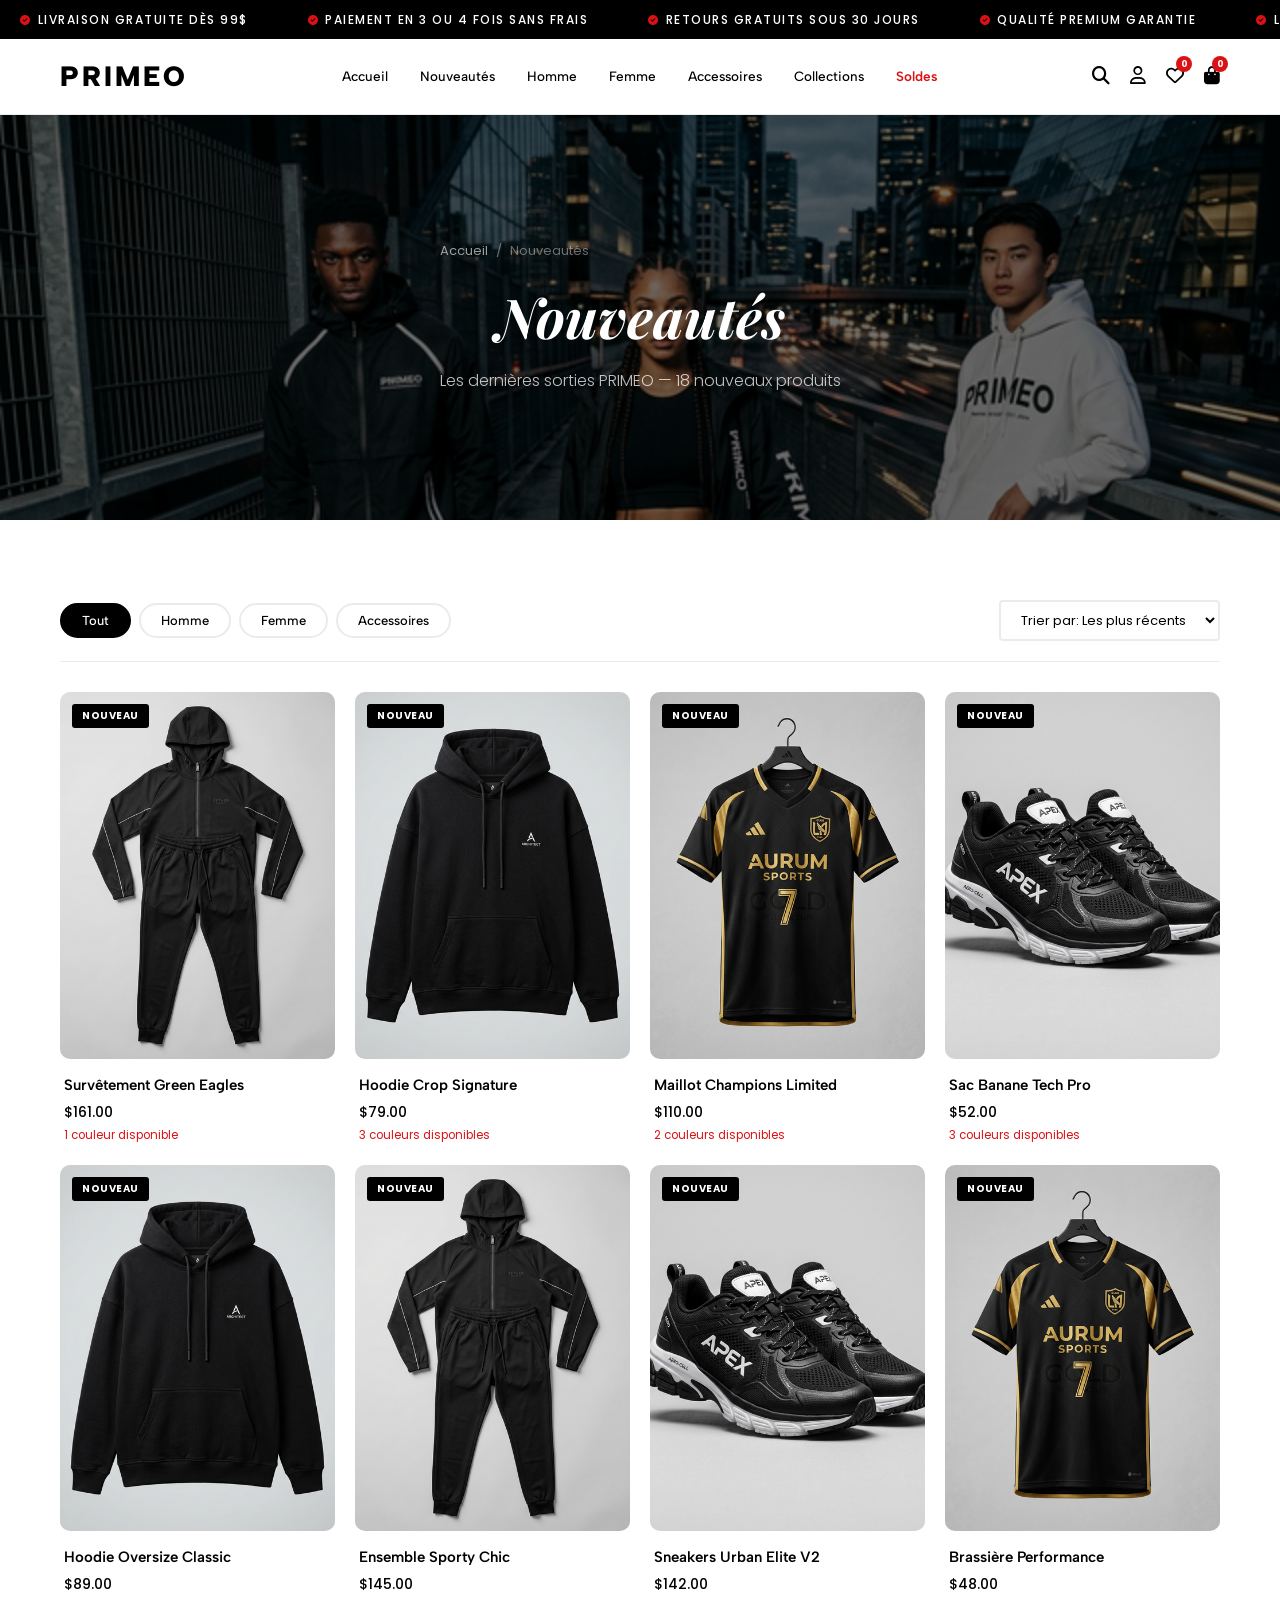
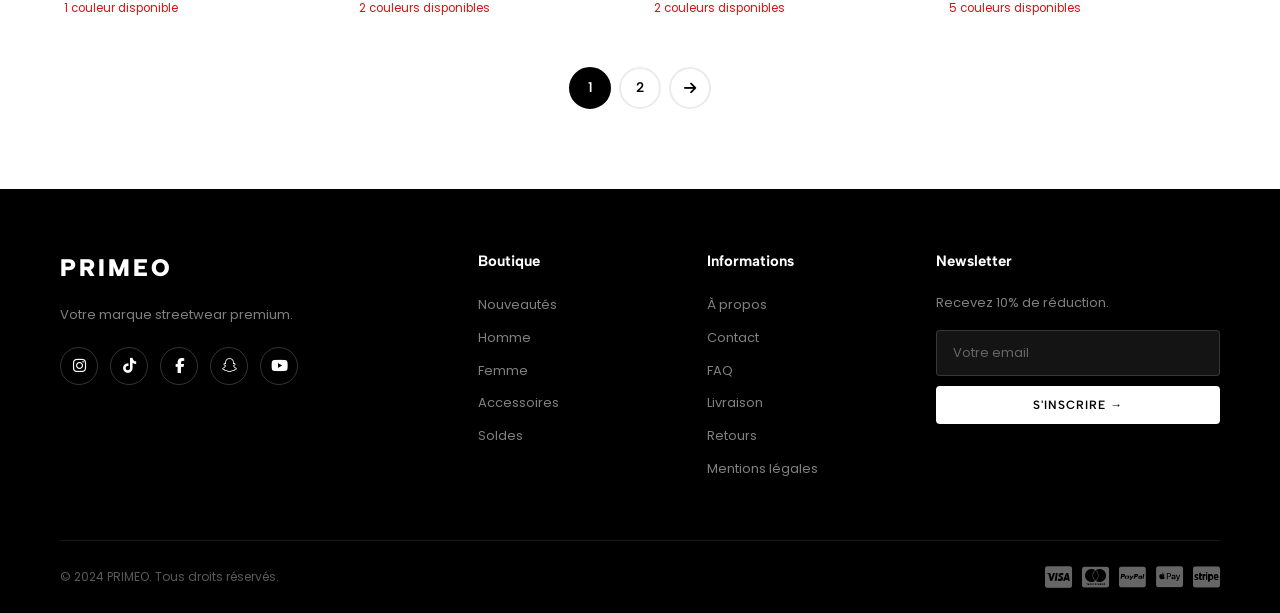
<file: nouveautes.html>
<!DOCTYPE html>
<html lang="fr" dir="ltr">

<head>
    <meta charset="utf-8">
    <meta name="viewport" content="width=device-width, initial-scale=1.0">
    <title>Nouveautés | PRIMEO — Dernières Sorties</title>
    <meta name="description"
        content="Découvrez les dernières nouveautés PRIMEO — Nouvelles collections streetwear premium, éditions limitées et produits exclusifs.">
    <link rel="preconnect" href="https://fonts.googleapis.com">
    <link rel="preconnect" href="https://fonts.gstatic.com" crossorigin>
    <link
        href="https://fonts.googleapis.com/css2?family=Albert+Sans:wght@300;400;500;600;700;800;900&family=Playfair+Display:ital,wght@0,400;0,700;1,400;1,700&family=Poppins:wght@300;400;500;600;700&display=swap"
        rel="stylesheet">
    <link rel="stylesheet" href="https://cdnjs.cloudflare.com/ajax/libs/font-awesome/6.5.1/css/all.min.css">
    <link rel="stylesheet" href="styles.css">
</head>

<body>
    <div class="announcement-bar">
        <div class="marquee"><span><i class="fas fa-check-circle"></i> LIVRAISON GRATUITE DÈS 99$</span><span><i
                    class="fas fa-check-circle"></i> PAIEMENT EN 3 OU 4 FOIS SANS FRAIS</span><span><i
                    class="fas fa-check-circle"></i> RETOURS GRATUITS SOUS 30 JOURS</span><span><i
                    class="fas fa-check-circle"></i> QUALITÉ PREMIUM GARANTIE</span><span><i
                    class="fas fa-check-circle"></i> LIVRAISON GRATUITE DÈS 99$</span><span><i
                    class="fas fa-check-circle"></i> PAIEMENT EN 3 OU 4 FOIS SANS FRAIS</span><span><i
                    class="fas fa-check-circle"></i> RETOURS GRATUITS SOUS 30 JOURS</span><span><i
                    class="fas fa-check-circle"></i> QUALITÉ PREMIUM GARANTIE</span></div>
    </div>
    <header class="site-header" id="siteHeader">
        <div class="container header-inner"><a href="index.html" class="header-logo"><span
                    class="logo-text">PRIMEO</span></a>
            <nav class="header-nav"><a href="index.html">Accueil</a><a href="nouveautes.html">Nouveautés</a><a
                    href="homme.html">Homme</a><a href="femme.html">Femme</a><a
                    href="accessoires.html">Accessoires</a><a href="collections.html">Collections</a><a
                    href="soldes.html" class="sale">Soldes</a></nav>
            <div class="header-icons"><a href="#" id="searchToggle"><i class="fas fa-search"></i></a><a href="#"><i
                        class="far fa-user"></i></a><a href="favoris.html"><i class="far fa-heart"></i><span
                        class="badge">0</span></a><a href="#"><i class="fas fa-shopping-bag"></i><span
                        class="badge">0</span></a></div><button class="mobile-toggle" id="mobileToggle"><i
                    class="fas fa-bars"></i></button>
        </div>
    </header>
    <div class="mobile-menu" id="mobileMenu">
        <div class="mobile-menu-inner"><button class="mobile-menu-close" id="mobileClose"><i
                    class="fas fa-times"></i></button>
            <nav class="mobile-menu-nav"><a href="index.html">Accueil</a><a href="nouveautes.html">Nouveautés</a><a
                    href="homme.html">Homme</a><a href="femme.html">Femme</a><a
                    href="accessoires.html">Accessoires</a><a href="collections.html">Collections</a><a
                    href="soldes.html" class="sale">Soldes</a></nav>
        </div>
    </div>

    <section class="page-hero">
        <div class="page-hero-bg"><img src="images/hero.png" alt="Nouveautés PRIMEO"></div>
        <div class="page-hero-overlay"></div>
        <div class="page-hero-content">
            <nav class="breadcrumb"><a href="index.html">Accueil</a> <span>/</span> <span>Nouveautés</span></nav>
            <h1>Nouveautés</h1>
            <p>Les dernières sorties PRIMEO — 18 nouveaux produits</p>
        </div>
    </section>

    <section class="section collection-section">
        <div class="container">
            <div class="filter-bar">
                <div class="filter-left">
                    <button class="filter-btn active" data-filter="all">Tout</button>
                    <button class="filter-btn" data-filter="homme">Homme</button>
                    <button class="filter-btn" data-filter="femme">Femme</button>
                    <button class="filter-btn" data-filter="accessoire">Accessoires</button>
                </div>
                <div class="filter-right"><select class="sort-select">
                        <option>Trier par: Les plus récents</option>
                        <option>Prix: croissant</option>
                        <option>Prix: décroissant</option>
                        <option>En vedette</option>
                    </select></div>
            </div>
            <div class="products-grid" id="productsGrid">
                <div class="product-card" data-category="homme"><a href="product.html">
                        <div class="product-image"><span class="product-badge">Nouveau</span><img
                                src="images/product-tracksuit.png" alt="Survêtement Green Eagles">
                            <div class="product-actions"><button><i class="far fa-heart"></i></button><button><i
                                        class="far fa-eye"></i></button></div>
                            <div class="product-sizes">
                                <span>S</span><span>M</span><span>L</span><span>XL</span><span>XXL</span></div>
                        </div>
                        <div class="product-info">
                            <h4>Survêtement Green Eagles</h4>
                            <div class="product-price"><span class="current">$161.00</span></div>
                            <p class="product-colors">1 couleur disponible</p>
                        </div>
                    </a></div>
                <div class="product-card" data-category="femme"><a href="product.html">
                        <div class="product-image"><span class="product-badge">Nouveau</span><img
                                src="images/product-hoodie.png" alt="Hoodie Crop Signature">
                            <div class="product-actions"><button><i class="far fa-heart"></i></button><button><i
                                        class="far fa-eye"></i></button></div>
                            <div class="product-sizes"><span>XS</span><span>S</span><span>M</span><span>L</span></div>
                        </div>
                        <div class="product-info">
                            <h4>Hoodie Crop Signature</h4>
                            <div class="product-price"><span class="current">$79.00</span></div>
                            <p class="product-colors">3 couleurs disponibles</p>
                        </div>
                    </a></div>
                <div class="product-card" data-category="homme"><a href="product.html">
                        <div class="product-image"><span class="product-badge">Nouveau</span><img
                                src="images/product-jersey.png" alt="Maillot Champions Limited">
                            <div class="product-actions"><button><i class="far fa-heart"></i></button><button><i
                                        class="far fa-eye"></i></button></div>
                            <div class="product-sizes"><span>S</span><span>M</span><span>L</span><span>XL</span></div>
                        </div>
                        <div class="product-info">
                            <h4>Maillot Champions Limited</h4>
                            <div class="product-price"><span class="current">$110.00</span></div>
                            <p class="product-colors">2 couleurs disponibles</p>
                        </div>
                    </a></div>
                <div class="product-card" data-category="accessoire"><a href="product.html">
                        <div class="product-image"><span class="product-badge">Nouveau</span><img
                                src="images/product-sneakers.png" alt="Sac Banane Tech Pro">
                            <div class="product-actions"><button><i class="far fa-heart"></i></button><button><i
                                        class="far fa-eye"></i></button></div>
                        </div>
                        <div class="product-info">
                            <h4>Sac Banane Tech Pro</h4>
                            <div class="product-price"><span class="current">$52.00</span></div>
                            <p class="product-colors">3 couleurs disponibles</p>
                        </div>
                    </a></div>
                <div class="product-card" data-category="homme"><a href="product.html">
                        <div class="product-image"><span class="product-badge">Nouveau</span><img
                                src="images/product-hoodie.png" alt="Hoodie Oversize Classic">
                            <div class="product-actions"><button><i class="far fa-heart"></i></button><button><i
                                        class="far fa-eye"></i></button></div>
                            <div class="product-sizes">
                                <span>S</span><span>M</span><span>L</span><span>XL</span><span>XXL</span></div>
                        </div>
                        <div class="product-info">
                            <h4>Hoodie Oversize Classic</h4>
                            <div class="product-price"><span class="current">$89.00</span></div>
                            <p class="product-colors">1 couleur disponible</p>
                        </div>
                    </a></div>
                <div class="product-card" data-category="femme"><a href="product.html">
                        <div class="product-image"><span class="product-badge">Nouveau</span><img
                                src="images/product-tracksuit.png" alt="Ensemble Sporty Chic">
                            <div class="product-actions"><button><i class="far fa-heart"></i></button><button><i
                                        class="far fa-eye"></i></button></div>
                            <div class="product-sizes">
                                <span>XS</span><span>S</span><span>M</span><span>L</span><span>XL</span></div>
                        </div>
                        <div class="product-info">
                            <h4>Ensemble Sporty Chic</h4>
                            <div class="product-price"><span class="current">$145.00</span></div>
                            <p class="product-colors">2 couleurs disponibles</p>
                        </div>
                    </a></div>
                <div class="product-card" data-category="homme"><a href="product.html">
                        <div class="product-image"><span class="product-badge">Nouveau</span><img
                                src="images/product-sneakers.png" alt="Sneakers Urban Elite V2">
                            <div class="product-actions"><button><i class="far fa-heart"></i></button><button><i
                                        class="far fa-eye"></i></button></div>
                            <div class="product-sizes">
                                <span>40</span><span>41</span><span>42</span><span>43</span><span>44</span></div>
                        </div>
                        <div class="product-info">
                            <h4>Sneakers Urban Elite V2</h4>
                            <div class="product-price"><span class="current">$142.00</span></div>
                            <p class="product-colors">2 couleurs disponibles</p>
                        </div>
                    </a></div>
                <div class="product-card" data-category="femme"><a href="product.html">
                        <div class="product-image"><span class="product-badge">Nouveau</span><img
                                src="images/product-jersey.png" alt="Brassière Performance">
                            <div class="product-actions"><button><i class="far fa-heart"></i></button><button><i
                                        class="far fa-eye"></i></button></div>
                            <div class="product-sizes"><span>XS</span><span>S</span><span>M</span><span>L</span></div>
                        </div>
                        <div class="product-info">
                            <h4>Brassière Performance</h4>
                            <div class="product-price"><span class="current">$48.00</span></div>
                            <p class="product-colors">5 couleurs disponibles</p>
                        </div>
                    </a></div>
            </div>
            <div class="pagination"><a href="#" class="page-link active">1</a><a href="#" class="page-link">2</a><a
                    href="#" class="page-link next"><i class="fas fa-arrow-right"></i></a></div>
        </div>
    </section>

    <footer class="site-footer">
        <div class="container">
            <div class="footer-grid">
                <div class="footer-brand"><span class="logo-text">PRIMEO</span>
                    <p>Votre marque streetwear premium.</p>
                    <div class="footer-socials"><a href="#"><i class="fab fa-instagram"></i></a><a href="#"><i
                                class="fab fa-tiktok"></i></a><a href="#"><i class="fab fa-facebook-f"></i></a><a
                            href="#"><i class="fab fa-snapchat-ghost"></i></a><a href="#"><i
                                class="fab fa-youtube"></i></a></div>
                </div>
                <div class="footer-col">
                    <h5>Boutique</h5>
                    <ul>
                        <li><a href="nouveautes.html">Nouveautés</a></li>
                        <li><a href="homme.html">Homme</a></li>
                        <li><a href="femme.html">Femme</a></li>
                        <li><a href="accessoires.html">Accessoires</a></li>
                        <li><a href="soldes.html">Soldes</a></li>
                    </ul>
                </div>
                <div class="footer-col">
                    <h5>Informations</h5>
                    <ul>
                        <li><a href="about.html">À propos</a></li>
                        <li><a href="contact.html">Contact</a></li>
                        <li><a href="#">FAQ</a></li>
                        <li><a href="#">Livraison</a></li>
                        <li><a href="#">Retours</a></li>
                        <li><a href="#">Mentions légales</a></li>
                    </ul>
                </div>
                <div class="footer-col">
                    <h5>Newsletter</h5>
                    <p style="font-size:1.3rem;color:rgba(255,255,255,0.5);margin-bottom:1.6rem;">Recevez 10% de
                        réduction.</p>
                    <div class="footer-newsletter"><input type="email" placeholder="Votre email"><button>S'inscrire
                            →</button></div>
                </div>
            </div>
            <div class="footer-bottom"><span>© 2024 PRIMEO. Tous droits réservés.</span>
                <div class="payment-icons"><i class="fab fa-cc-visa"></i><i class="fab fa-cc-mastercard"></i><i
                        class="fab fa-cc-paypal"></i><i class="fab fa-cc-apple-pay"></i><i class="fab fa-cc-stripe"></i>
                </div>
            </div>
        </div>
    </footer>
    <button class="back-to-top" id="backToTop"><i class="fas fa-chevron-up"></i></button>
    <script>
        const header = document.getElementById('siteHeader'), btt = document.getElementById('backToTop'); window.addEventListener('scroll', () => { header.classList.toggle('scrolled', window.scrollY > 50); btt.classList.toggle('visible', window.scrollY > 400); }); btt.addEventListener('click', () => window.scrollTo({ top: 0, behavior: 'smooth' })); document.getElementById('mobileToggle').addEventListener('click', () => document.getElementById('mobileMenu').classList.add('active')); document.getElementById('mobileClose').addEventListener('click', () => document.getElementById('mobileMenu').classList.remove('active')); document.getElementById('mobileMenu').addEventListener('click', e => { if (e.target.id === 'mobileMenu') e.target.classList.remove('active'); });
        document.querySelectorAll('.filter-btn').forEach(btn => { btn.addEventListener('click', () => { document.querySelectorAll('.filter-btn').forEach(b => b.classList.remove('active')); btn.classList.add('active'); const f = btn.dataset.filter; document.querySelectorAll('.product-card').forEach(c => { c.style.display = (f === 'all' || c.dataset.category === f) ? '' : 'none'; }); }); });
    </script>
    <script src="script.js"></script>
</body>

</html>
</file>
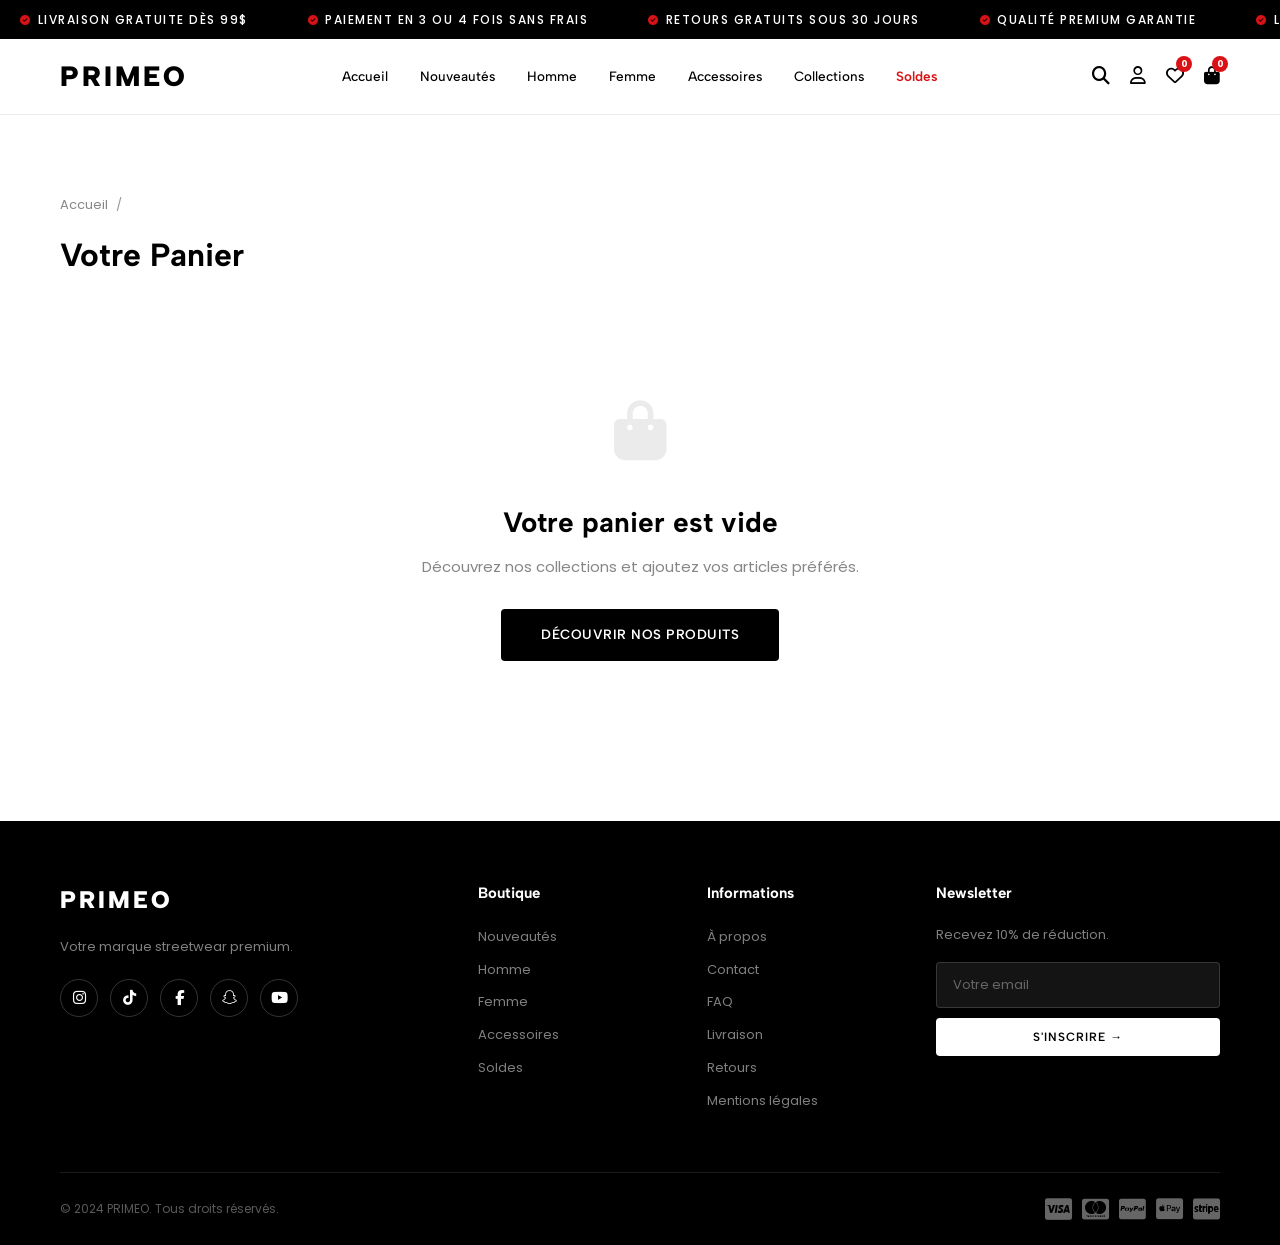
<file: panier.html>
<!DOCTYPE html>
<html lang="fr" dir="ltr">

<head>
    <meta charset="utf-8">
    <meta name="viewport" content="width=device-width, initial-scale=1.0">
    <title>Panier | PRIMEO — Votre Panier</title>
    <meta name="description" content="Votre panier PRIMEO — Consultez vos articles et passez commande.">
    <link rel="preconnect" href="https://fonts.googleapis.com">
    <link rel="preconnect" href="https://fonts.gstatic.com" crossorigin>
    <link
        href="https://fonts.googleapis.com/css2?family=Albert+Sans:wght@300;400;500;600;700;800;900&family=Playfair+Display:ital,wght@0,400;0,700;1,400;1,700&family=Poppins:wght@300;400;500;600;700&display=swap"
        rel="stylesheet">
    <link rel="stylesheet" href="https://cdnjs.cloudflare.com/ajax/libs/font-awesome/6.5.1/css/all.min.css">
    <link rel="stylesheet" href="styles.css">
</head>

<body>
    <div class="announcement-bar">
        <div class="marquee">
            <span><i class="fas fa-check-circle"></i> LIVRAISON GRATUITE DÈS 99$</span>
            <span><i class="fas fa-check-circle"></i> PAIEMENT EN 3 OU 4 FOIS SANS FRAIS</span>
            <span><i class="fas fa-check-circle"></i> RETOURS GRATUITS SOUS 30 JOURS</span>
            <span><i class="fas fa-check-circle"></i> QUALITÉ PREMIUM GARANTIE</span>
            <span><i class="fas fa-check-circle"></i> LIVRAISON GRATUITE DÈS 99$</span>
            <span><i class="fas fa-check-circle"></i> PAIEMENT EN 3 OU 4 FOIS SANS FRAIS</span>
            <span><i class="fas fa-check-circle"></i> RETOURS GRATUITS SOUS 30 JOURS</span>
            <span><i class="fas fa-check-circle"></i> QUALITÉ PREMIUM GARANTIE</span>
        </div>
    </div>

    <header class="site-header" id="siteHeader">
        <div class="container header-inner">
            <a href="index.html" class="header-logo"><span class="logo-text">PRIMEO</span></a>
            <nav class="header-nav">
                <a href="index.html">Accueil</a>
                <a href="nouveautes.html">Nouveautés</a>
                <a href="homme.html">Homme</a>
                <a href="femme.html">Femme</a>
                <a href="accessoires.html">Accessoires</a>
                <a href="collections.html">Collections</a>
                <a href="soldes.html" class="sale">Soldes</a>
            </nav>
            <div class="header-icons">
                <a href="#" id="searchToggle"><i class="fas fa-search"></i></a>
                <a href="compte.html"><i class="far fa-user"></i></a>
                <a href="favoris.html"><i class="far fa-heart"></i><span class="badge wishlist-count">0</span></a>
                <a href="panier.html"><i class="fas fa-shopping-bag"></i><span class="badge cart-count">0</span></a>
            </div>
            <button class="mobile-toggle" id="mobileToggle"><i class="fas fa-bars"></i></button>
        </div>
    </header>

    <div class="mobile-menu" id="mobileMenu">
        <div class="mobile-menu-inner">
            <button class="mobile-menu-close" id="mobileClose"><i class="fas fa-times"></i></button>
            <nav class="mobile-menu-nav">
                <a href="index.html">Accueil</a>
                <a href="nouveautes.html">Nouveautés</a>
                <a href="homme.html">Homme</a>
                <a href="femme.html">Femme</a>
                <a href="accessoires.html">Accessoires</a>
                <a href="collections.html">Collections</a>
                <a href="soldes.html" class="sale">Soldes</a>
            </nav>
        </div>
    </div>

    <!-- CART CONTENT -->
    <section class="section cart-section">
        <div class="container">
            <nav class="breadcrumb" style="margin-bottom:2rem;">
                <a href="index.html" style="color:var(--color-text-muted);">Accueil</a>
                <span style="color:var(--color-text-light);">/</span>
                <span>Panier</span>
            </nav>
            <h1 class="section-title" style="margin-bottom:3rem;">Votre Panier</h1>

            <!-- Empty Cart State -->
            <div class="cart-empty" id="cartEmpty" style="display:none;">
                <div class="cart-empty-icon"><i class="fas fa-shopping-bag"></i></div>
                <h2>Votre panier est vide</h2>
                <p>Découvrez nos collections et ajoutez vos articles préférés.</p>
                <a href="collections.html" class="btn btn-dark">Découvrir nos produits</a>
            </div>

            <!-- Cart with Items -->
            <div class="cart-content" id="cartContent" style="display:none;">
                <div class="cart-grid">
                    <!-- Items Column -->
                    <div class="cart-items-col">
                        <div class="cart-header-row">
                            <span class="cart-col-product">Produit</span>
                            <span class="cart-col-price">Prix</span>
                            <span class="cart-col-qty">Quantité</span>
                            <span class="cart-col-total">Total</span>
                            <span class="cart-col-remove"></span>
                        </div>
                        <div id="cartItems">
                            <!-- Cart items rendered by JS -->
                        </div>
                    </div>

                    <!-- Summary Column -->
                    <div class="cart-summary-col">
                        <div class="cart-summary">
                            <h3>Résumé de la commande</h3>
                            <div class="cart-summary-row">
                                <span>Sous-total</span>
                                <span id="cartSubtotal">0.00 $ CAD</span>
                            </div>
                            <div class="cart-summary-row">
                                <span>Livraison</span>
                                <span id="cartShipping">Calculée à l'étape suivante</span>
                            </div>
                            <div class="cart-summary-row">
                                <span>TPS (5%)</span>
                                <span id="cartTPS">0.00 $</span>
                            </div>
                            <div class="cart-summary-row">
                                <span>TVQ (9.975%)</span>
                                <span id="cartTVQ">0.00 $</span>
                            </div>
                            <div class="cart-summary-divider"></div>
                            <div class="cart-summary-row cart-summary-total">
                                <span>Total estimé</span>
                                <span id="cartTotal">0.00 $ CAD</span>
                            </div>
                            <button class="btn btn-dark btn-full cart-checkout-btn"
                                onclick="window.location.href='checkout.html'">
                                <i class="fas fa-lock"></i> Passer la commande
                            </button>
                            <a href="collections.html" class="cart-continue-link">
                                <i class="fas fa-arrow-left"></i> Continuer les achats
                            </a>
                            <div class="cart-guarantees">
                                <div class="guarantee-item"><i class="fas fa-shield-alt"></i> Paiement 100% sécurisé
                                </div>
                                <div class="guarantee-item"><i class="fas fa-undo"></i> Retours gratuits 30 jours</div>
                                <div class="guarantee-item"><i class="fas fa-truck"></i> Livraison gratuite dès 99$
                                </div>
                            </div>
                        </div>
                    </div>
                </div>
            </div>
        </div>
    </section>

    <footer class="site-footer">
        <div class="container">
            <div class="footer-grid">
                <div class="footer-brand"><span class="logo-text">PRIMEO</span>
                    <p>Votre marque streetwear premium.</p>
                    <div class="footer-socials">
                        <a href="#"><i class="fab fa-instagram"></i></a>
                        <a href="#"><i class="fab fa-tiktok"></i></a>
                        <a href="#"><i class="fab fa-facebook-f"></i></a>
                        <a href="#"><i class="fab fa-snapchat-ghost"></i></a>
                        <a href="#"><i class="fab fa-youtube"></i></a>
                    </div>
                </div>
                <div class="footer-col">
                    <h5>Boutique</h5>
                    <ul>
                        <li><a href="nouveautes.html">Nouveautés</a></li>
                        <li><a href="homme.html">Homme</a></li>
                        <li><a href="femme.html">Femme</a></li>
                        <li><a href="accessoires.html">Accessoires</a></li>
                        <li><a href="soldes.html">Soldes</a></li>
                    </ul>
                </div>
                <div class="footer-col">
                    <h5>Informations</h5>
                    <ul>
                        <li><a href="about.html">À propos</a></li>
                        <li><a href="contact.html">Contact</a></li>
                        <li><a href="#">FAQ</a></li>
                        <li><a href="#">Livraison</a></li>
                        <li><a href="#">Retours</a></li>
                        <li><a href="#">Mentions légales</a></li>
                    </ul>
                </div>
                <div class="footer-col">
                    <h5>Newsletter</h5>
                    <p style="font-size:1.3rem;color:rgba(255,255,255,0.5);margin-bottom:1.6rem;">Recevez 10% de
                        réduction.</p>
                    <div class="footer-newsletter"><input type="email" placeholder="Votre email"><button>S'inscrire
                            →</button></div>
                </div>
            </div>
            <div class="footer-bottom"><span>© 2024 PRIMEO. Tous droits réservés.</span>
                <div class="payment-icons"><i class="fab fa-cc-visa"></i><i class="fab fa-cc-mastercard"></i><i
                        class="fab fa-cc-paypal"></i><i class="fab fa-cc-apple-pay"></i><i class="fab fa-cc-stripe"></i>
                </div>
            </div>
        </div>
    </footer>

    <button class="back-to-top" id="backToTop"><i class="fas fa-chevron-up"></i></button>

    <script src="script.js"></script>
    <script>
        function renderCart() {
            const items = Cart.getItems();
            const cartEmpty = document.getElementById('cartEmpty');
            const cartContent = document.getElementById('cartContent');
            const cartItems = document.getElementById('cartItems');

            if (items.length === 0) {
                cartEmpty.style.display = 'block';
                cartContent.style.display = 'none';
                return;
            }

            cartEmpty.style.display = 'none';
            cartContent.style.display = 'block';

            cartItems.innerHTML = items.map((item, i) => `
                <div class="cart-item" data-index="${i}">
                    <div class="cart-col-product">
                        <div class="cart-item-image">
                            <img src="${item.image}" alt="${item.name}">
                        </div>
                        <div class="cart-item-details">
                            <h4>${item.name}</h4>
                            <p class="cart-item-size">Taille: ${item.size || 'M'}</p>
                        </div>
                    </div>
                    <div class="cart-col-price">${item.price.toFixed(2)} $</div>
                    <div class="cart-col-qty">
                        <div class="qty-selector">
                            <button class="qty-btn" onclick="changeQty(${i}, -1)">−</button>
                            <input type="number" value="${item.qty}" min="1" max="10" onchange="setQty(${i}, this.value)" readonly>
                            <button class="qty-btn" onclick="changeQty(${i}, 1)">+</button>
                        </div>
                    </div>
                    <div class="cart-col-total">${(item.price * item.qty).toFixed(2)} $</div>
                    <div class="cart-col-remove">
                        <button class="cart-remove-btn" onclick="removeItem(${i})"><i class="fas fa-trash-alt"></i></button>
                    </div>
                </div>
            `).join('');

            updateTotals();
        }

        function updateTotals() {
            const subtotal = Cart.getTotal();
            const tps = subtotal * 0.05;
            const tvq = subtotal * 0.09975;
            const total = subtotal + tps + tvq;

            document.getElementById('cartSubtotal').textContent = subtotal.toFixed(2) + ' $ CAD';
            document.getElementById('cartTPS').textContent = tps.toFixed(2) + ' $';
            document.getElementById('cartTVQ').textContent = tvq.toFixed(2) + ' $';
            document.getElementById('cartTotal').textContent = total.toFixed(2) + ' $ CAD';

            const shippingEl = document.getElementById('cartShipping');
            if (subtotal >= 99) {
                shippingEl.textContent = 'GRATUITE';
                shippingEl.style.color = '#27ae60';
                shippingEl.style.fontWeight = '700';
            } else {
                shippingEl.textContent = '9.95 $';
                shippingEl.style.color = '';
                shippingEl.style.fontWeight = '';
            }
        }

        function changeQty(index, delta) {
            const items = Cart.getItems();
            const newQty = items[index].qty + delta;
            if (newQty < 1) return;
            if (newQty > 10) return;
            Cart.updateQty(index, newQty);
            renderCart();
        }

        function setQty(index, value) {
            const qty = parseInt(value);
            if (qty < 1 || qty > 10 || isNaN(qty)) return;
            Cart.updateQty(index, qty);
            renderCart();
        }

        function removeItem(index) {
            Cart.removeItem(index);
            renderCart();
        }

        document.addEventListener('DOMContentLoaded', renderCart);
    </script>
</body>

</html>
</file>
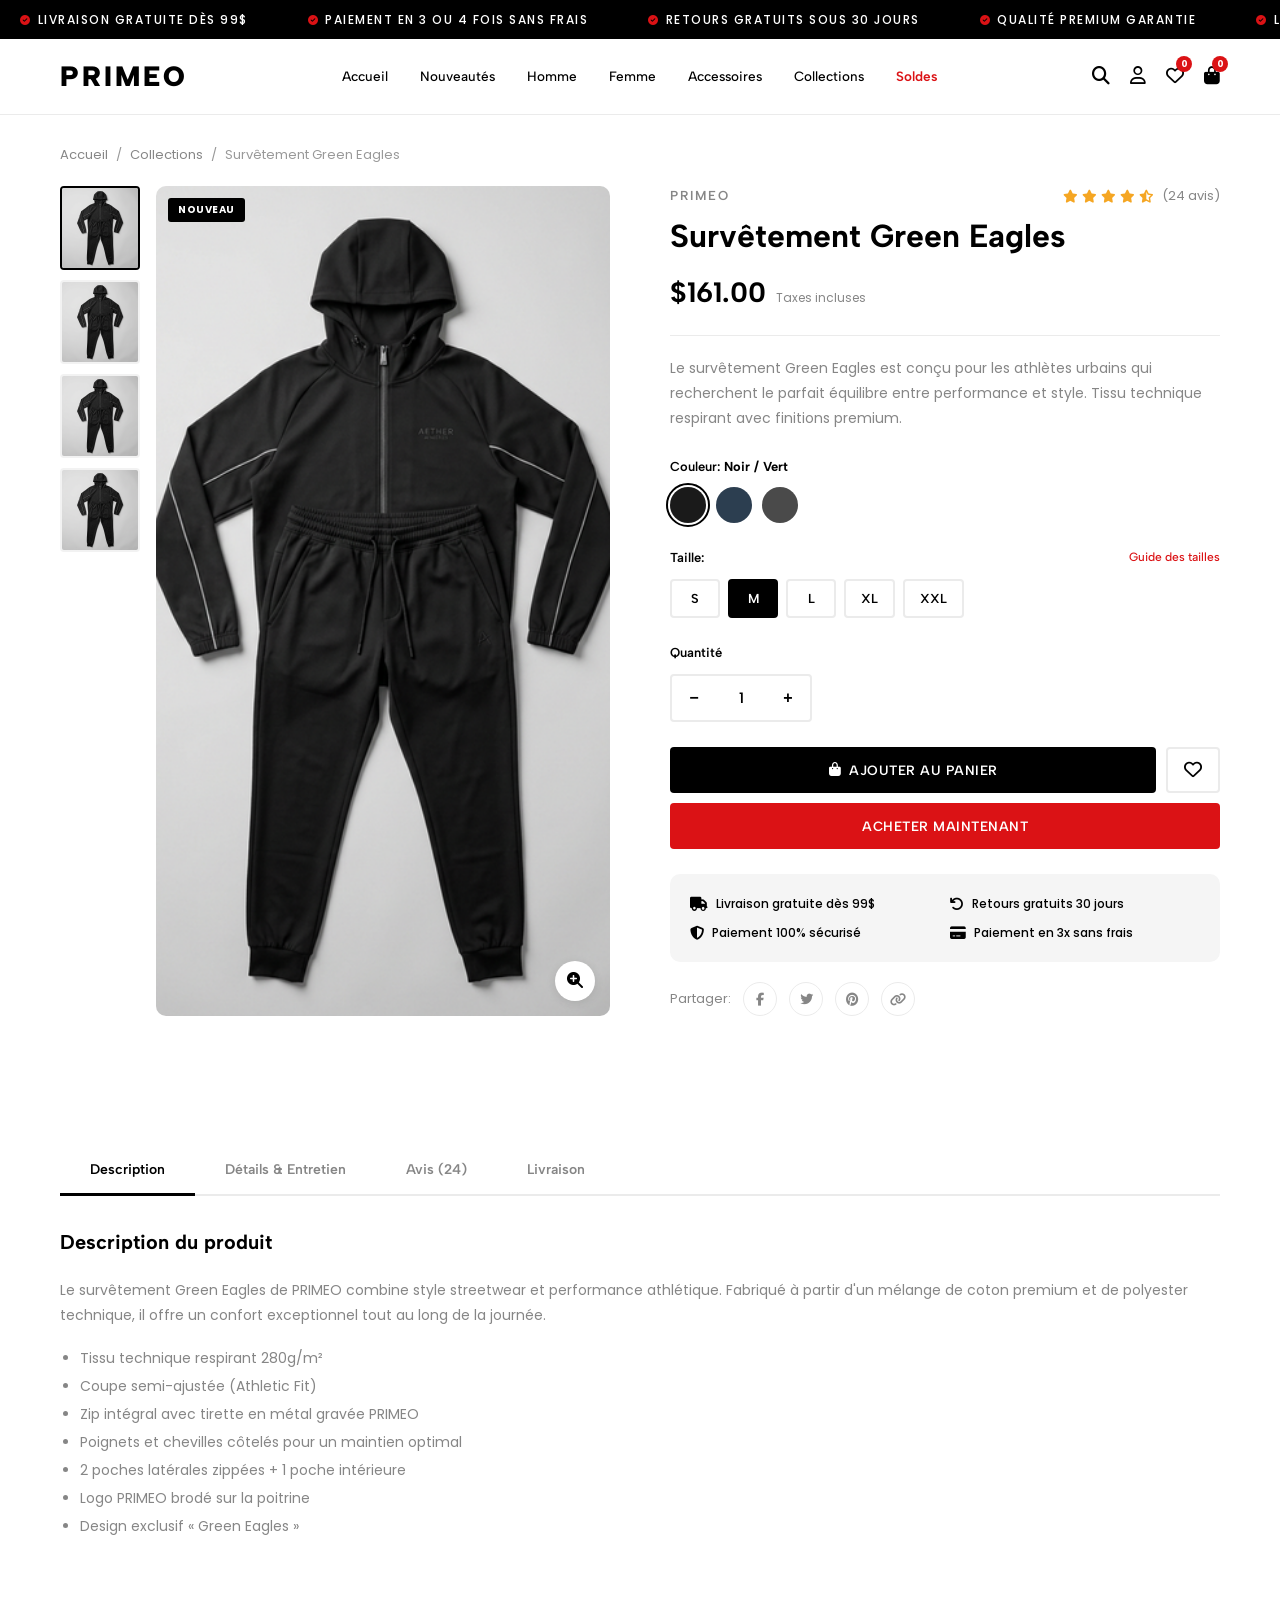
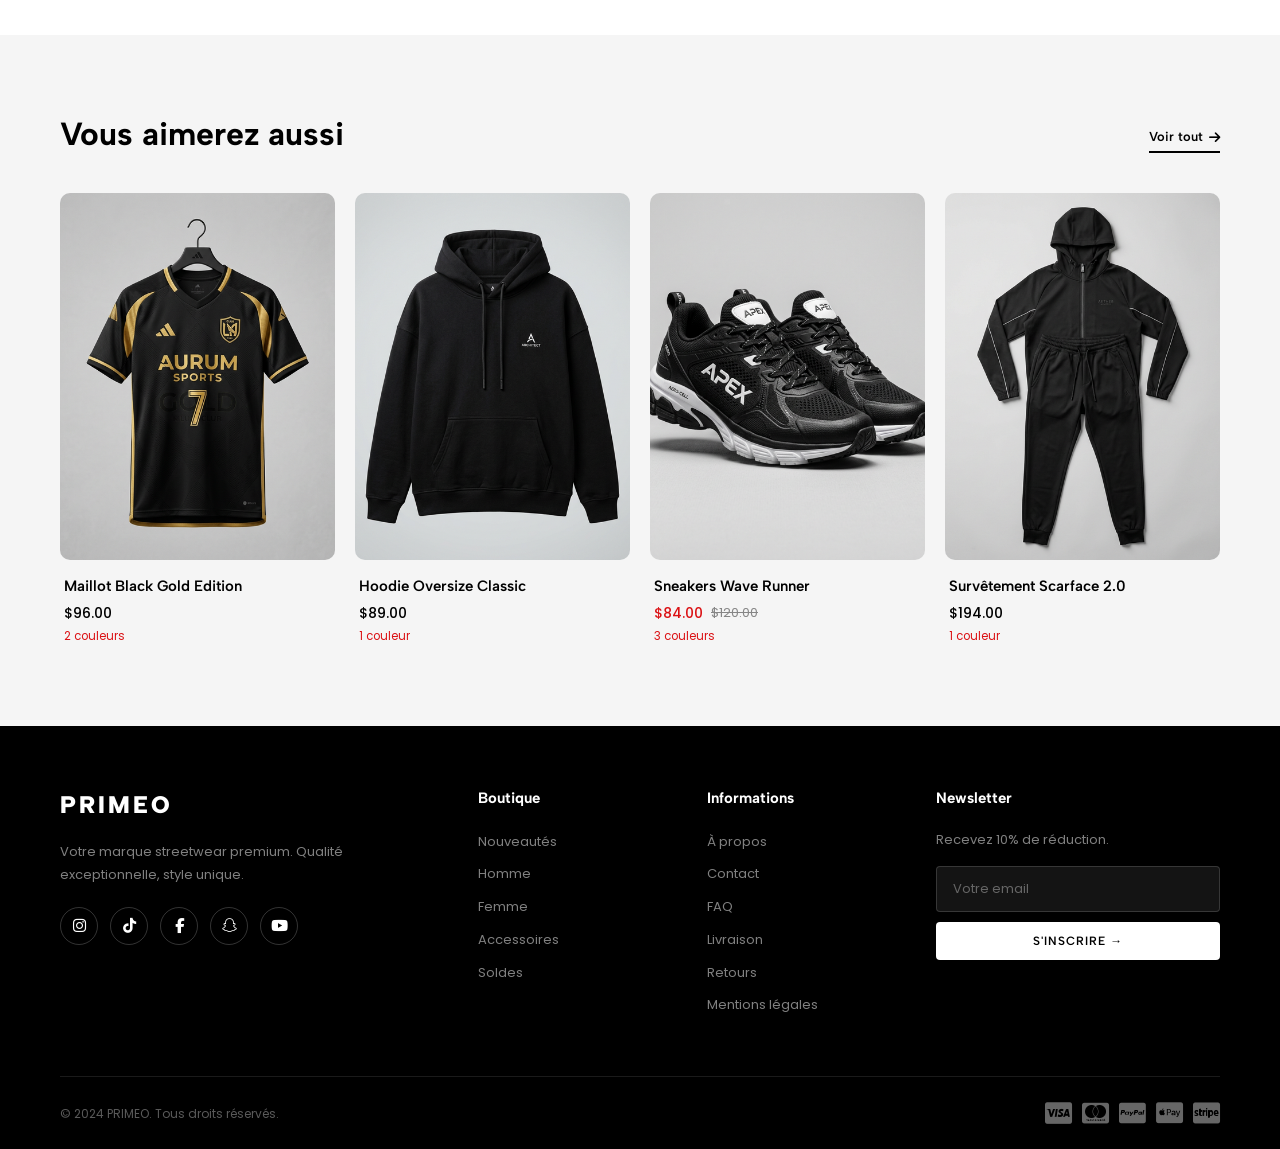
<file: product.html>
<!DOCTYPE html>
<html lang="fr" dir="ltr">

<head>
    <meta charset="utf-8">
    <meta name="viewport" content="width=device-width, initial-scale=1.0">
    <title>Survêtement Green Eagles | PRIMEO</title>
    <meta name="description"
        content="Survêtement Green Eagles — Streetwear premium par PRIMEO. Tissu technique, coupe athlétique, design exclusif.">
    <link rel="preconnect" href="https://fonts.googleapis.com">
    <link rel="preconnect" href="https://fonts.gstatic.com" crossorigin>
    <link
        href="https://fonts.googleapis.com/css2?family=Albert+Sans:wght@300;400;500;600;700;800;900&family=Playfair+Display:ital,wght@0,400;0,700;1,400;1,700&family=Poppins:wght@300;400;500;600;700&display=swap"
        rel="stylesheet">
    <link rel="stylesheet" href="https://cdnjs.cloudflare.com/ajax/libs/font-awesome/6.5.1/css/all.min.css">
    <link rel="stylesheet" href="styles.css">
</head>

<body>

    <!-- ANNOUNCEMENT BAR -->
    <div class="announcement-bar">
        <div class="marquee">
            <span><i class="fas fa-check-circle"></i> LIVRAISON GRATUITE DÈS 99$</span>
            <span><i class="fas fa-check-circle"></i> PAIEMENT EN 3 OU 4 FOIS SANS FRAIS</span>
            <span><i class="fas fa-check-circle"></i> RETOURS GRATUITS SOUS 30 JOURS</span>
            <span><i class="fas fa-check-circle"></i> QUALITÉ PREMIUM GARANTIE</span>
            <span><i class="fas fa-check-circle"></i> LIVRAISON GRATUITE DÈS 99$</span>
            <span><i class="fas fa-check-circle"></i> PAIEMENT EN 3 OU 4 FOIS SANS FRAIS</span>
            <span><i class="fas fa-check-circle"></i> RETOURS GRATUITS SOUS 30 JOURS</span>
            <span><i class="fas fa-check-circle"></i> QUALITÉ PREMIUM GARANTIE</span>
        </div>
    </div>

    <!-- HEADER -->
    <header class="site-header" id="siteHeader">
        <div class="container header-inner">
            <a href="index.html" class="header-logo"><span class="logo-text">PRIMEO</span></a>
            <nav class="header-nav">
                <a href="index.html">Accueil</a>
                <a href="nouveautes.html">Nouveautés</a>
                <a href="homme.html">Homme</a>
                <a href="femme.html">Femme</a>
                <a href="accessoires.html">Accessoires</a>
                <a href="collections.html">Collections</a>
                <a href="soldes.html" class="sale">Soldes</a>
            </nav>
            <div class="header-icons">
                <a href="#" id="searchToggle"><i class="fas fa-search"></i></a>
                <a href="compte.html"><i class="far fa-user"></i></a>
                <a href="favoris.html"><i class="far fa-heart"></i><span class="badge wishlist-count">0</span></a>
                <a href="panier.html"><i class="fas fa-shopping-bag"></i><span class="badge cart-count">0</span></a>
            </div>
            <button class="mobile-toggle" id="mobileToggle"><i class="fas fa-bars"></i></button>
        </div>
    </header>

    <!-- MOBILE MENU -->
    <div class="mobile-menu" id="mobileMenu">
        <div class="mobile-menu-inner">
            <button class="mobile-menu-close" id="mobileClose"><i class="fas fa-times"></i></button>
            <nav class="mobile-menu-nav">
                <a href="index.html">Accueil</a>
                <a href="nouveautes.html">Nouveautés</a>
                <a href="homme.html">Homme</a>
                <a href="femme.html">Femme</a>
                <a href="accessoires.html">Accessoires</a>
                <a href="collections.html">Collections</a>
                <a href="soldes.html" class="sale">Soldes</a>
            </nav>
        </div>
    </div>

    <!-- PRODUCT DETAIL -->
    <section class="product-detail-section">
        <div class="container">
            <nav class="breadcrumb"><a href="index.html">Accueil</a> <span>/</span> <a
                    href="collections.html">Collections</a> <span>/</span> <span>Survêtement Green Eagles</span></nav>

            <div class="product-detail">
                <!-- Gallery -->
                <div class="product-gallery">
                    <div class="gallery-thumbnails">
                        <div class="thumb active" onclick="changeImage(this)"><img src="images/product-tracksuit.png"
                                alt="Vue 1"></div>
                        <div class="thumb" onclick="changeImage(this)"><img src="images/product-tracksuit.png"
                                alt="Vue 2"></div>
                        <div class="thumb" onclick="changeImage(this)"><img src="images/product-tracksuit.png"
                                alt="Vue 3"></div>
                        <div class="thumb" onclick="changeImage(this)"><img src="images/product-tracksuit.png"
                                alt="Vue 4"></div>
                    </div>
                    <div class="gallery-main">
                        <span class="product-badge">Nouveau</span>
                        <img id="mainImage" src="images/product-tracksuit.png" alt="Survêtement Green Eagles">
                        <button class="gallery-zoom" title="Zoom"><i class="fas fa-search-plus"></i></button>
                    </div>
                </div>

                <!-- Info -->
                <div class="product-detail-info">
                    <div class="product-meta-top">
                        <span class="product-brand">PRIMEO</span>
                        <div class="product-rating">
                            <i class="fas fa-star"></i><i class="fas fa-star"></i><i class="fas fa-star"></i><i
                                class="fas fa-star"></i><i class="fas fa-star-half-alt"></i>
                            <span>(24 avis)</span>
                        </div>
                    </div>
                    <h1 class="product-detail-title">Survêtement Green Eagles</h1>
                    <div class="product-detail-price">
                        <span class="price-current">$161.00</span>
                        <span class="price-tax">Taxes incluses</span>
                    </div>

                    <div class="product-description-short">
                        <p>Le survêtement Green Eagles est conçu pour les athlètes urbains qui recherchent le parfait
                            équilibre entre performance et style. Tissu technique respirant avec finitions premium.</p>
                    </div>

                    <div class="product-option">
                        <label>Couleur: <strong>Noir / Vert</strong></label>
                        <div class="color-swatches">
                            <button class="swatch active" style="background:#1a1a1a;" title="Noir / Vert"></button>
                            <button class="swatch" style="background:#2c3e50;" title="Bleu Marine"></button>
                            <button class="swatch" style="background:#4a4a4a;" title="Gris Anthracite"></button>
                        </div>
                    </div>

                    <div class="product-option">
                        <label>Taille: <a href="#" class="size-guide-link">Guide des tailles</a></label>
                        <div class="size-buttons">
                            <button class="size-btn">S</button>
                            <button class="size-btn active">M</button>
                            <button class="size-btn">L</button>
                            <button class="size-btn">XL</button>
                            <button class="size-btn">XXL</button>
                        </div>
                    </div>

                    <div class="product-option">
                        <label>Quantité</label>
                        <div class="qty-selector">
                            <button class="qty-btn" onclick="updateQty(-1)">−</button>
                            <input type="number" id="qtyInput" value="1" min="1" max="10">
                            <button class="qty-btn" onclick="updateQty(1)">+</button>
                        </div>
                    </div>

                    <div class="product-actions-detail">
                        <button class="btn btn-dark btn-full"><i class="fas fa-shopping-bag"></i> Ajouter au
                            Panier</button>
                        <button class="btn-wishlist-lg"><i class="far fa-heart"></i></button>
                    </div>

                    <div class="buy-now-row">
                        <button class="btn btn-accent btn-full">Acheter Maintenant</button>
                    </div>

                    <div class="product-guarantees">
                        <div class="guarantee-item"><i class="fas fa-truck"></i> Livraison gratuite dès 99$</div>
                        <div class="guarantee-item"><i class="fas fa-undo"></i> Retours gratuits 30 jours</div>
                        <div class="guarantee-item"><i class="fas fa-shield-alt"></i> Paiement 100% sécurisé</div>
                        <div class="guarantee-item"><i class="fas fa-credit-card"></i> Paiement en 3x sans frais</div>
                    </div>

                    <div class="product-share">
                        <span>Partager:</span>
                        <a href="#"><i class="fab fa-facebook-f"></i></a>
                        <a href="#"><i class="fab fa-twitter"></i></a>
                        <a href="#"><i class="fab fa-pinterest"></i></a>
                        <a href="#"><i class="fas fa-link"></i></a>
                    </div>
                </div>
            </div>
        </div>
    </section>

    <!-- PRODUCT TABS -->
    <section class="section product-tabs-section">
        <div class="container">
            <div class="tabs">
                <button class="tab-btn active" data-tab="description">Description</button>
                <button class="tab-btn" data-tab="details">Détails & Entretien</button>
                <button class="tab-btn" data-tab="reviews">Avis (24)</button>
                <button class="tab-btn" data-tab="shipping">Livraison</button>
            </div>
            <div class="tab-content active" id="tab-description">
                <h3>Description du produit</h3>
                <p>Le survêtement Green Eagles de PRIMEO combine style streetwear et performance athlétique. Fabriqué à
                    partir d'un mélange de coton premium et de polyester technique, il offre un confort exceptionnel
                    tout au long de la journée.</p>
                <ul>
                    <li>Tissu technique respirant 280g/m²</li>
                    <li>Coupe semi-ajustée (Athletic Fit)</li>
                    <li>Zip intégral avec tirette en métal gravée PRIMEO</li>
                    <li>Poignets et chevilles côtelés pour un maintien optimal</li>
                    <li>2 poches latérales zippées + 1 poche intérieure</li>
                    <li>Logo PRIMEO brodé sur la poitrine</li>
                    <li>Design exclusif « Green Eagles »</li>
                </ul>
            </div>
            <div class="tab-content" id="tab-details">
                <h3>Composition & Entretien</h3>
                <p><strong>Composition:</strong> 65% Coton premium, 30% Polyester technique, 5% Élasthanne</p>
                <p><strong>Poids:</strong> 280g/m²</p>
                <p><strong>Entretien:</strong></p>
                <ul>
                    <li>Lavage en machine à 30°C</li>
                    <li>Ne pas utiliser de javel</li>
                    <li>Séchage à plat recommandé</li>
                    <li>Repassage à basse température</li>
                </ul>
            </div>
            <div class="tab-content" id="tab-reviews">
                <h3>Avis clients (24)</h3>
                <div class="review-summary">
                    <div class="review-avg"><span class="big-rating">4.7</span><span>/5</span></div>
                    <div class="stars"><i class="fas fa-star"></i><i class="fas fa-star"></i><i
                            class="fas fa-star"></i><i class="fas fa-star"></i><i class="fas fa-star-half-alt"></i>
                    </div>
                </div>
                <div class="review-item">
                    <div class="review-header">
                        <strong>Karim M.</strong>
                        <span class="review-date">il y a 3 jours</span>
                    </div>
                    <div class="stars-sm"><i class="fas fa-star"></i><i class="fas fa-star"></i><i
                            class="fas fa-star"></i><i class="fas fa-star"></i><i class="fas fa-star"></i></div>
                    <p>Qualité incroyable ! Le tissu est épais et bien fini. La coupe est parfaite, j'ai pris M et ça
                        taille parfaitement. Je recommande à 100%.</p>
                </div>
                <div class="review-item">
                    <div class="review-header">
                        <strong>Léa D.</strong>
                        <span class="review-date">il y a 1 semaine</span>
                    </div>
                    <div class="stars-sm"><i class="fas fa-star"></i><i class="fas fa-star"></i><i
                            class="fas fa-star"></i><i class="fas fa-star"></i><i class="far fa-star"></i></div>
                    <p>Très beau survêtement, le design est top. Livraison rapide en plus. Seul bémol : j'aurais préféré
                        une poche arrière.</p>
                </div>
            </div>
            <div class="tab-content" id="tab-shipping">
                <h3>Informations de Livraison</h3>
                <ul>
                    <li><strong>France métropolitaine:</strong> 2-3 jours ouvrés (Gratuit dès 99$, sinon 4.95$)</li>
                    <li><strong>Canada:</strong> 5-7 jours ouvrés (Gratuit dès 150$, sinon 9.95$)</li>
                    <li><strong>Europe:</strong> 4-6 jours ouvrés (Gratuit dès 150$, sinon 7.95$)</li>
                    <li><strong>International:</strong> 7-14 jours ouvrés (Frais calculés à la commande)</li>
                </ul>
                <p style="margin-top:1.5rem;color:var(--color-text-muted);">Suivi de colis inclus avec chaque commande.
                </p>
            </div>
        </div>
    </section>

    <!-- RELATED PRODUCTS -->
    <section class="section" style="background:var(--color-bg-alt);">
        <div class="container">
            <div class="section-header reveal">
                <h2 class="section-title">Vous aimerez aussi</h2>
                <a href="collections.html" class="section-link">Voir tout <i class="fas fa-arrow-right"></i></a>
            </div>
            <div class="products-grid reveal">
                <div class="product-card">
                    <a href="product.html">
                        <div class="product-image">
                            <img src="images/product-jersey.png" alt="Maillot Black Gold">
                            <div class="product-actions"><button><i class="far fa-heart"></i></button><button><i
                                        class="far fa-eye"></i></button></div>
                            <div class="product-sizes"><span>S</span><span>M</span><span>L</span><span>XL</span></div>
                        </div>
                        <div class="product-info">
                            <h4>Maillot Black Gold Edition</h4>
                            <div class="product-price"><span class="current">$96.00</span></div>
                            <p class="product-colors">2 couleurs</p>
                        </div>
                    </a>
                </div>
                <div class="product-card">
                    <a href="product.html">
                        <div class="product-image">
                            <img src="images/product-hoodie.png" alt="Hoodie Oversize">
                            <div class="product-actions"><button><i class="far fa-heart"></i></button><button><i
                                        class="far fa-eye"></i></button></div>
                            <div class="product-sizes">
                                <span>S</span><span>M</span><span>L</span><span>XL</span><span>XXL</span>
                            </div>
                        </div>
                        <div class="product-info">
                            <h4>Hoodie Oversize Classic</h4>
                            <div class="product-price"><span class="current">$89.00</span></div>
                            <p class="product-colors">1 couleur</p>
                        </div>
                    </a>
                </div>
                <div class="product-card">
                    <a href="product.html">
                        <div class="product-image">
                            <img src="images/product-sneakers.png" alt="Sneakers Wave">
                            <div class="product-actions"><button><i class="far fa-heart"></i></button><button><i
                                        class="far fa-eye"></i></button></div>
                            <div class="product-sizes"><span>40</span><span>41</span><span>42</span><span>43</span>
                            </div>
                        </div>
                        <div class="product-info">
                            <h4>Sneakers Wave Runner</h4>
                            <div class="product-price"><span class="current"
                                    style="color:var(--color-accent);">$84.00</span><span
                                    class="original">$120.00</span></div>
                            <p class="product-colors">3 couleurs</p>
                        </div>
                    </a>
                </div>
                <div class="product-card">
                    <a href="product.html">
                        <div class="product-image">
                            <img src="images/product-tracksuit.png" alt="Survêtement Scarface">
                            <div class="product-actions"><button><i class="far fa-heart"></i></button><button><i
                                        class="far fa-eye"></i></button></div>
                            <div class="product-sizes">
                                <span>S</span><span>M</span><span>L</span><span>XL</span><span>XXL</span>
                            </div>
                        </div>
                        <div class="product-info">
                            <h4>Survêtement Scarface 2.0</h4>
                            <div class="product-price"><span class="current">$194.00</span></div>
                            <p class="product-colors">1 couleur</p>
                        </div>
                    </a>
                </div>
            </div>
        </div>
    </section>

    <!-- FOOTER -->
    <footer class="site-footer">
        <div class="container">
            <div class="footer-grid">
                <div class="footer-brand">
                    <span class="logo-text">PRIMEO</span>
                    <p>Votre marque streetwear premium. Qualité exceptionnelle, style unique.</p>
                    <div class="footer-socials">
                        <a href="#"><i class="fab fa-instagram"></i></a><a href="#"><i class="fab fa-tiktok"></i></a><a
                            href="#"><i class="fab fa-facebook-f"></i></a><a href="#"><i
                                class="fab fa-snapchat-ghost"></i></a><a href="#"><i class="fab fa-youtube"></i></a>
                    </div>
                </div>
                <div class="footer-col">
                    <h5>Boutique</h5>
                    <ul>
                        <li><a href="collections.html">Nouveautés</a></li>
                        <li><a href="collections.html">Homme</a></li>
                        <li><a href="collections.html">Femme</a></li>
                        <li><a href="collections.html">Accessoires</a></li>
                        <li><a href="collections.html">Soldes</a></li>
                    </ul>
                </div>
                <div class="footer-col">
                    <h5>Informations</h5>
                    <ul>
                        <li><a href="about.html">À propos</a></li>
                        <li><a href="contact.html">Contact</a></li>
                        <li><a href="#">FAQ</a></li>
                        <li><a href="#">Livraison</a></li>
                        <li><a href="#">Retours</a></li>
                        <li><a href="#">Mentions légales</a></li>
                    </ul>
                </div>
                <div class="footer-col">
                    <h5>Newsletter</h5>
                    <p style="font-size:1.3rem;color:rgba(255,255,255,0.5);margin-bottom:1.6rem;">Recevez 10% de
                        réduction.</p>
                    <div class="footer-newsletter"><input type="email" placeholder="Votre email"><button>S'inscrire
                            →</button></div>
                </div>
            </div>
            <div class="footer-bottom"><span>© 2024 PRIMEO. Tous droits réservés.</span>
                <div class="payment-icons"><i class="fab fa-cc-visa"></i><i class="fab fa-cc-mastercard"></i><i
                        class="fab fa-cc-paypal"></i><i class="fab fa-cc-apple-pay"></i><i class="fab fa-cc-stripe"></i>
                </div>
            </div>
        </div>
    </footer>

    <button class="back-to-top" id="backToTop"><i class="fas fa-chevron-up"></i></button>

    <script src="script.js"></script>
    <script>
        // Gallery (product-specific)
        function changeImage(thumb) {
            document.querySelectorAll('.thumb').forEach(t => t.classList.remove('active'));
            thumb.classList.add('active');
            document.getElementById('mainImage').src = thumb.querySelector('img').src;
        }
        // Quantity (product-specific)
        function updateQty(delta) {
            const inp = document.getElementById('qtyInput');
            let val = parseInt(inp.value) + delta;
            if (val < 1) val = 1; if (val > 10) val = 10;
            inp.value = val;
        }
        // Tabs (product-specific)
        document.querySelectorAll('.tab-btn').forEach(btn => {
            btn.addEventListener('click', () => {
                document.querySelectorAll('.tab-btn').forEach(b => b.classList.remove('active'));
                document.querySelectorAll('.tab-content').forEach(c => c.classList.remove('active'));
                btn.classList.add('active');
                document.getElementById('tab-' + btn.dataset.tab).classList.add('active');
            });
        });
    </script>
</body>

</html>
</file>
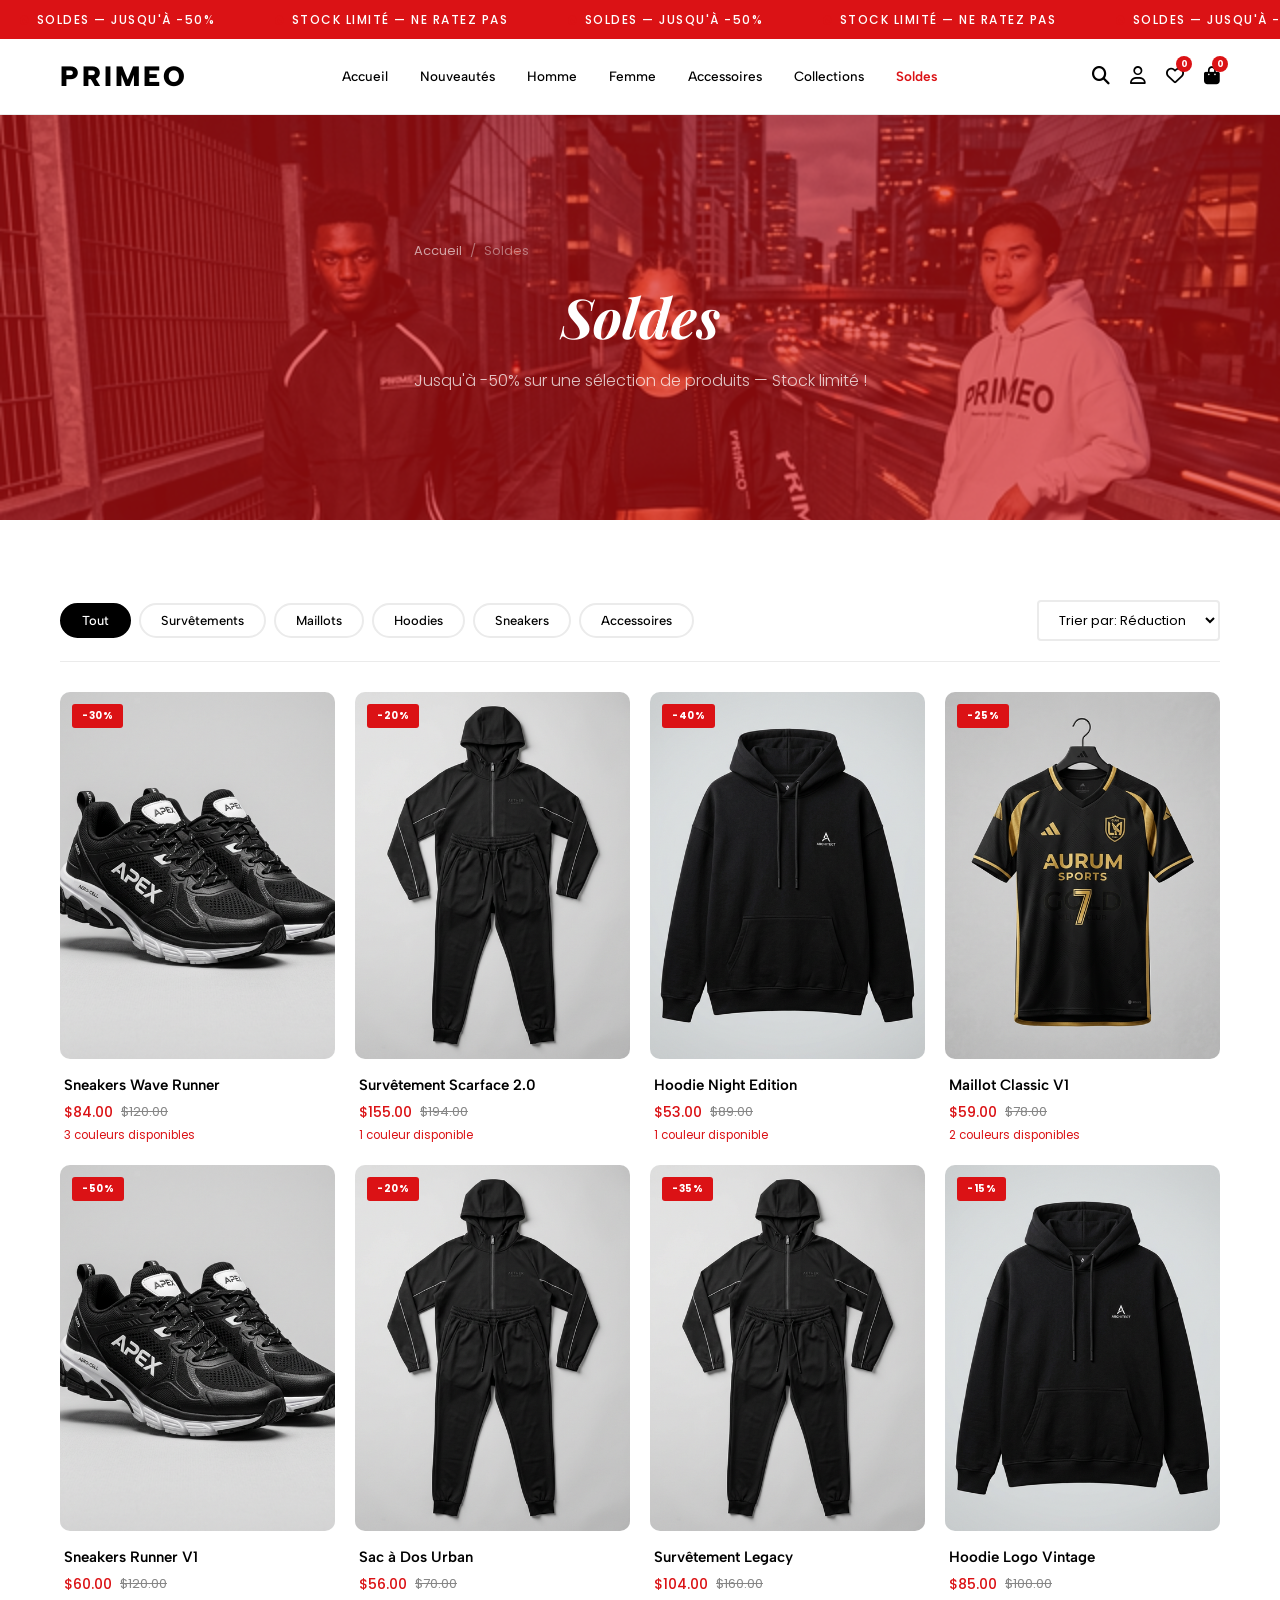
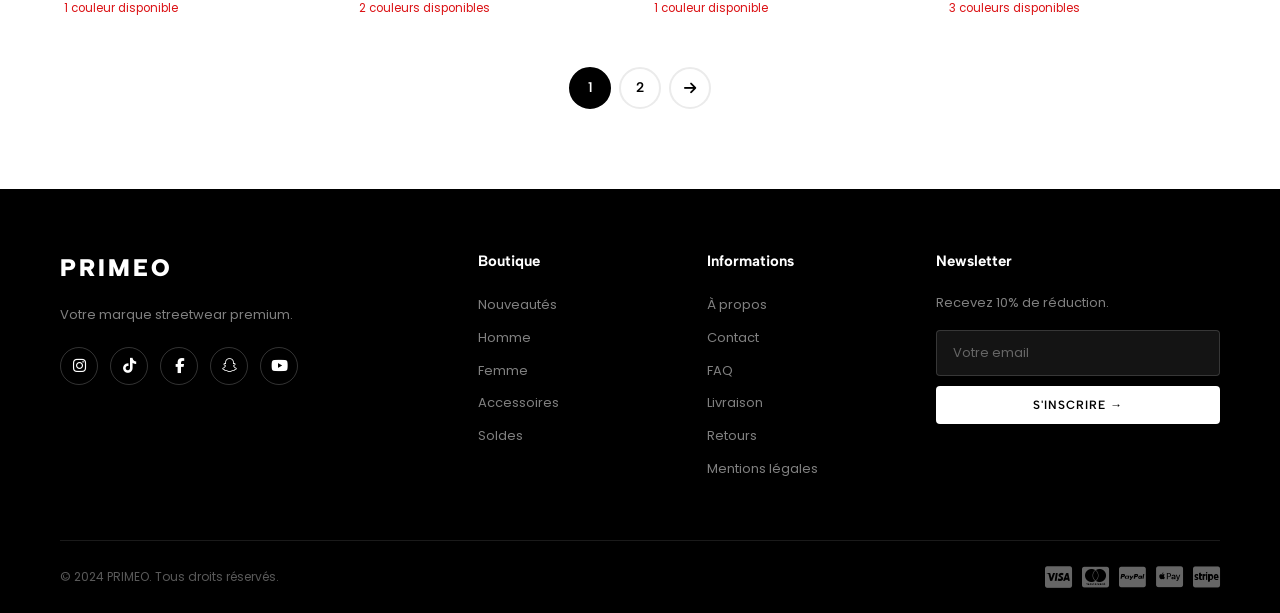
<file: soldes.html>
<!DOCTYPE html>
<html lang="fr" dir="ltr">

<head>
    <meta charset="utf-8">
    <meta name="viewport" content="width=device-width, initial-scale=1.0">
    <title>Soldes | PRIMEO — Jusqu'à -50% Sur le Streetwear Premium</title>
    <meta name="description"
        content="Soldes PRIMEO — Profitez de réductions jusqu'à -50% sur nos survêtements, maillots, hoodies et sneakers. Stock limité !">
    <link rel="preconnect" href="https://fonts.googleapis.com">
    <link rel="preconnect" href="https://fonts.gstatic.com" crossorigin>
    <link
        href="https://fonts.googleapis.com/css2?family=Albert+Sans:wght@300;400;500;600;700;800;900&family=Playfair+Display:ital,wght@0,400;0,700;1,400;1,700&family=Poppins:wght@300;400;500;600;700&display=swap"
        rel="stylesheet">
    <link rel="stylesheet" href="https://cdnjs.cloudflare.com/ajax/libs/font-awesome/6.5.1/css/all.min.css">
    <link rel="stylesheet" href="styles.css">
</head>

<body>
    <div class="announcement-bar" style="background:var(--color-accent);">
        <div class="marquee"><span><i class="fas fa-fire"></i> SOLDES — JUSQU'À -50%</span><span><i
                    class="fas fa-fire"></i> STOCK LIMITÉ — NE RATEZ PAS</span><span><i class="fas fa-fire"></i> SOLDES
                — JUSQU'À -50%</span><span><i class="fas fa-fire"></i> STOCK LIMITÉ — NE RATEZ PAS</span><span><i
                    class="fas fa-fire"></i> SOLDES — JUSQU'À -50%</span><span><i class="fas fa-fire"></i> STOCK LIMITÉ
                — NE RATEZ PAS</span><span><i class="fas fa-fire"></i> SOLDES — JUSQU'À -50%</span><span><i
                    class="fas fa-fire"></i> STOCK LIMITÉ — NE RATEZ PAS</span></div>
    </div>
    <header class="site-header" id="siteHeader">
        <div class="container header-inner"><a href="index.html" class="header-logo"><span
                    class="logo-text">PRIMEO</span></a>
            <nav class="header-nav"><a href="index.html">Accueil</a><a href="nouveautes.html">Nouveautés</a><a
                    href="homme.html">Homme</a><a href="femme.html">Femme</a><a
                    href="accessoires.html">Accessoires</a><a href="collections.html">Collections</a><a
                    href="soldes.html" class="sale">Soldes</a></nav>
            <div class="header-icons"><a href="#" id="searchToggle"><i class="fas fa-search"></i></a><a href="#"><i
                        class="far fa-user"></i></a><a href="favoris.html"><i class="far fa-heart"></i><span
                        class="badge">0</span></a><a href="#"><i class="fas fa-shopping-bag"></i><span
                        class="badge">0</span></a></div><button class="mobile-toggle" id="mobileToggle"><i
                    class="fas fa-bars"></i></button>
        </div>
    </header>
    <div class="mobile-menu" id="mobileMenu">
        <div class="mobile-menu-inner"><button class="mobile-menu-close" id="mobileClose"><i
                    class="fas fa-times"></i></button>
            <nav class="mobile-menu-nav"><a href="index.html">Accueil</a><a href="nouveautes.html">Nouveautés</a><a
                    href="homme.html">Homme</a><a href="femme.html">Femme</a><a
                    href="accessoires.html">Accessoires</a><a href="collections.html">Collections</a><a
                    href="soldes.html" class="sale">Soldes</a></nav>
        </div>
    </div>

    <section class="page-hero" style="background:var(--color-accent);">
        <div class="page-hero-bg"><img src="images/hero.png" alt="Soldes PRIMEO"></div>
        <div class="page-hero-overlay" style="background:rgba(219,18,21,0.6);"></div>
        <div class="page-hero-content">
            <nav class="breadcrumb"><a href="index.html">Accueil</a> <span>/</span> <span>Soldes</span></nav>
            <h1>Soldes</h1>
            <p>Jusqu'à -50% sur une sélection de produits — Stock limité !</p>
        </div>
    </section>

    <section class="section collection-section">
        <div class="container">
            <div class="filter-bar">
                <div class="filter-left">
                    <button class="filter-btn active" data-filter="all">Tout</button>
                    <button class="filter-btn" data-filter="survetement">Survêtements</button>
                    <button class="filter-btn" data-filter="maillot">Maillots</button>
                    <button class="filter-btn" data-filter="hoodie">Hoodies</button>
                    <button class="filter-btn" data-filter="sneakers">Sneakers</button>
                    <button class="filter-btn" data-filter="accessoire">Accessoires</button>
                </div>
                <div class="filter-right"><select class="sort-select">
                        <option>Trier par: Réduction</option>
                        <option>Prix: croissant</option>
                        <option>Prix: décroissant</option>
                        <option>Les plus récents</option>
                    </select></div>
            </div>
            <div class="products-grid" id="productsGrid">
                <div class="product-card" data-category="sneakers"><a href="product.html">
                        <div class="product-image"><span class="product-badge sale">-30%</span><img
                                src="images/product-sneakers.png" alt="Sneakers Wave Runner">
                            <div class="product-actions"><button><i class="far fa-heart"></i></button><button><i
                                        class="far fa-eye"></i></button></div>
                            <div class="product-sizes">
                                <span>40</span><span>41</span><span>42</span><span>43</span><span>44</span></div>
                        </div>
                        <div class="product-info">
                            <h4>Sneakers Wave Runner</h4>
                            <div class="product-price"><span class="current"
                                    style="color:var(--color-accent);">$84.00</span><span
                                    class="original">$120.00</span></div>
                            <p class="product-colors">3 couleurs disponibles</p>
                        </div>
                    </a></div>
                <div class="product-card" data-category="survetement"><a href="product.html">
                        <div class="product-image"><span class="product-badge sale">-20%</span><img
                                src="images/product-tracksuit.png" alt="Survêtement Scarface 2.0">
                            <div class="product-actions"><button><i class="far fa-heart"></i></button><button><i
                                        class="far fa-eye"></i></button></div>
                            <div class="product-sizes">
                                <span>S</span><span>M</span><span>L</span><span>XL</span><span>XXL</span></div>
                        </div>
                        <div class="product-info">
                            <h4>Survêtement Scarface 2.0</h4>
                            <div class="product-price"><span class="current"
                                    style="color:var(--color-accent);">$155.00</span><span
                                    class="original">$194.00</span></div>
                            <p class="product-colors">1 couleur disponible</p>
                        </div>
                    </a></div>
                <div class="product-card" data-category="hoodie"><a href="product.html">
                        <div class="product-image"><span class="product-badge sale">-40%</span><img
                                src="images/product-hoodie.png" alt="Hoodie Night Edition">
                            <div class="product-actions"><button><i class="far fa-heart"></i></button><button><i
                                        class="far fa-eye"></i></button></div>
                            <div class="product-sizes"><span>S</span><span>M</span><span>L</span><span>XL</span></div>
                        </div>
                        <div class="product-info">
                            <h4>Hoodie Night Edition</h4>
                            <div class="product-price"><span class="current"
                                    style="color:var(--color-accent);">$53.00</span><span class="original">$89.00</span>
                            </div>
                            <p class="product-colors">1 couleur disponible</p>
                        </div>
                    </a></div>
                <div class="product-card" data-category="maillot"><a href="product.html">
                        <div class="product-image"><span class="product-badge sale">-25%</span><img
                                src="images/product-jersey.png" alt="Maillot Classic V1">
                            <div class="product-actions"><button><i class="far fa-heart"></i></button><button><i
                                        class="far fa-eye"></i></button></div>
                            <div class="product-sizes"><span>S</span><span>M</span><span>L</span><span>XL</span></div>
                        </div>
                        <div class="product-info">
                            <h4>Maillot Classic V1</h4>
                            <div class="product-price"><span class="current"
                                    style="color:var(--color-accent);">$59.00</span><span class="original">$78.00</span>
                            </div>
                            <p class="product-colors">2 couleurs disponibles</p>
                        </div>
                    </a></div>
                <div class="product-card" data-category="sneakers"><a href="product.html">
                        <div class="product-image"><span class="product-badge sale">-50%</span><img
                                src="images/product-sneakers.png" alt="Sneakers Runner V1">
                            <div class="product-actions"><button><i class="far fa-heart"></i></button><button><i
                                        class="far fa-eye"></i></button></div>
                            <div class="product-sizes"><span>40</span><span>41</span><span>42</span><span>43</span>
                            </div>
                        </div>
                        <div class="product-info">
                            <h4>Sneakers Runner V1</h4>
                            <div class="product-price"><span class="current"
                                    style="color:var(--color-accent);">$60.00</span><span
                                    class="original">$120.00</span></div>
                            <p class="product-colors">1 couleur disponible</p>
                        </div>
                    </a></div>
                <div class="product-card" data-category="accessoire"><a href="product.html">
                        <div class="product-image"><span class="product-badge sale">-20%</span><img
                                src="images/product-tracksuit.png" alt="Sac à Dos Urban">
                            <div class="product-actions"><button><i class="far fa-heart"></i></button><button><i
                                        class="far fa-eye"></i></button></div>
                        </div>
                        <div class="product-info">
                            <h4>Sac à Dos Urban</h4>
                            <div class="product-price"><span class="current"
                                    style="color:var(--color-accent);">$56.00</span><span class="original">$70.00</span>
                            </div>
                            <p class="product-colors">2 couleurs disponibles</p>
                        </div>
                    </a></div>
                <div class="product-card" data-category="survetement"><a href="product.html">
                        <div class="product-image"><span class="product-badge sale">-35%</span><img
                                src="images/product-tracksuit.png" alt="Survêtement Legacy">
                            <div class="product-actions"><button><i class="far fa-heart"></i></button><button><i
                                        class="far fa-eye"></i></button></div>
                            <div class="product-sizes"><span>S</span><span>M</span><span>L</span><span>XL</span></div>
                        </div>
                        <div class="product-info">
                            <h4>Survêtement Legacy</h4>
                            <div class="product-price"><span class="current"
                                    style="color:var(--color-accent);">$104.00</span><span
                                    class="original">$160.00</span></div>
                            <p class="product-colors">1 couleur disponible</p>
                        </div>
                    </a></div>
                <div class="product-card" data-category="hoodie"><a href="product.html">
                        <div class="product-image"><span class="product-badge sale">-15%</span><img
                                src="images/product-hoodie.png" alt="Hoodie Logo Vintage">
                            <div class="product-actions"><button><i class="far fa-heart"></i></button><button><i
                                        class="far fa-eye"></i></button></div>
                            <div class="product-sizes">
                                <span>S</span><span>M</span><span>L</span><span>XL</span><span>XXL</span></div>
                        </div>
                        <div class="product-info">
                            <h4>Hoodie Logo Vintage</h4>
                            <div class="product-price"><span class="current"
                                    style="color:var(--color-accent);">$85.00</span><span
                                    class="original">$100.00</span></div>
                            <p class="product-colors">3 couleurs disponibles</p>
                        </div>
                    </a></div>
            </div>
            <div class="pagination"><a href="#" class="page-link active">1</a><a href="#" class="page-link">2</a><a
                    href="#" class="page-link next"><i class="fas fa-arrow-right"></i></a></div>
        </div>
    </section>

    <footer class="site-footer">
        <div class="container">
            <div class="footer-grid">
                <div class="footer-brand"><span class="logo-text">PRIMEO</span>
                    <p>Votre marque streetwear premium.</p>
                    <div class="footer-socials"><a href="#"><i class="fab fa-instagram"></i></a><a href="#"><i
                                class="fab fa-tiktok"></i></a><a href="#"><i class="fab fa-facebook-f"></i></a><a
                            href="#"><i class="fab fa-snapchat-ghost"></i></a><a href="#"><i
                                class="fab fa-youtube"></i></a></div>
                </div>
                <div class="footer-col">
                    <h5>Boutique</h5>
                    <ul>
                        <li><a href="nouveautes.html">Nouveautés</a></li>
                        <li><a href="homme.html">Homme</a></li>
                        <li><a href="femme.html">Femme</a></li>
                        <li><a href="accessoires.html">Accessoires</a></li>
                        <li><a href="soldes.html">Soldes</a></li>
                    </ul>
                </div>
                <div class="footer-col">
                    <h5>Informations</h5>
                    <ul>
                        <li><a href="about.html">À propos</a></li>
                        <li><a href="contact.html">Contact</a></li>
                        <li><a href="#">FAQ</a></li>
                        <li><a href="#">Livraison</a></li>
                        <li><a href="#">Retours</a></li>
                        <li><a href="#">Mentions légales</a></li>
                    </ul>
                </div>
                <div class="footer-col">
                    <h5>Newsletter</h5>
                    <p style="font-size:1.3rem;color:rgba(255,255,255,0.5);margin-bottom:1.6rem;">Recevez 10% de
                        réduction.</p>
                    <div class="footer-newsletter"><input type="email" placeholder="Votre email"><button>S'inscrire
                            →</button></div>
                </div>
            </div>
            <div class="footer-bottom"><span>© 2024 PRIMEO. Tous droits réservés.</span>
                <div class="payment-icons"><i class="fab fa-cc-visa"></i><i class="fab fa-cc-mastercard"></i><i
                        class="fab fa-cc-paypal"></i><i class="fab fa-cc-apple-pay"></i><i class="fab fa-cc-stripe"></i>
                </div>
            </div>
        </div>
    </footer>
    <button class="back-to-top" id="backToTop"><i class="fas fa-chevron-up"></i></button>
    <script>
        const header = document.getElementById('siteHeader'), btt = document.getElementById('backToTop'); window.addEventListener('scroll', () => { header.classList.toggle('scrolled', window.scrollY > 50); btt.classList.toggle('visible', window.scrollY > 400); }); btt.addEventListener('click', () => window.scrollTo({ top: 0, behavior: 'smooth' })); document.getElementById('mobileToggle').addEventListener('click', () => document.getElementById('mobileMenu').classList.add('active')); document.getElementById('mobileClose').addEventListener('click', () => document.getElementById('mobileMenu').classList.remove('active')); document.getElementById('mobileMenu').addEventListener('click', e => { if (e.target.id === 'mobileMenu') e.target.classList.remove('active'); });
        document.querySelectorAll('.filter-btn').forEach(btn => { btn.addEventListener('click', () => { document.querySelectorAll('.filter-btn').forEach(b => b.classList.remove('active')); btn.classList.add('active'); const f = btn.dataset.filter; document.querySelectorAll('.product-card').forEach(c => { c.style.display = (f === 'all' || c.dataset.category === f) ? '' : 'none'; }); }); });
    </script>
    <script src="script.js"></script>
</body>

</html>
</file>
<file: styles.css>
/* ============================================
   PRIMEO — Shared Stylesheet
   All page styles for the complete site
   ============================================ */

*,
*::before,
*::after {
    margin: 0;
    padding: 0;
    box-sizing: border-box;
}

:root {
    --color-bg: #ffffff;
    --color-bg-alt: #f5f5f5;
    --color-bg-dark: #000000;
    --color-text: #000000;
    --color-text-muted: #868686;
    --color-text-light: #999999;
    --color-accent: #DB1215;
    --color-border: #ebebeb;
    --color-card-bg: #f2f2f2;
    --font-primary: 'Albert Sans', sans-serif;
    --font-display: 'Playfair Display', serif;
    --font-body: 'Poppins', sans-serif;
    --container: 1440px;
    --spacing-x: 60px;
    --radius-sm: 4px;
    --radius-md: 10px;
    --radius-lg: 20px;
    --transition: all 0.35s cubic-bezier(0.25, 0.46, 0.45, 0.94);
}

html {
    font-size: 10px;
    scroll-behavior: smooth;
}

body {
    font-family: var(--font-body);
    font-size: 1.4rem;
    color: var(--color-text);
    background: var(--color-bg);
    line-height: 1.6;
    -webkit-font-smoothing: antialiased;
    overflow-x: hidden;
}

img {
    max-width: 100%;
    height: auto;
    display: block;
}

a {
    text-decoration: none;
    color: inherit;
    transition: var(--transition);
}

ul {
    list-style: none;
}

.container {
    max-width: var(--container);
    margin: 0 auto;
    padding: 0 var(--spacing-x);
}

/* ============================================
   ANNOUNCEMENT BAR
   ============================================ */
.announcement-bar {
    background: var(--color-bg-dark);
    color: #fff;
    text-align: center;
    padding: 1rem 2rem;
    font-size: 1.2rem;
    font-weight: 500;
    letter-spacing: 1.5px;
    text-transform: uppercase;
    position: relative;
    z-index: 1000;
    overflow: hidden;
}

.announcement-bar .marquee {
    display: flex;
    gap: 6rem;
    animation: marquee 25s linear infinite;
    white-space: nowrap;
}

.announcement-bar .marquee span {
    display: flex;
    align-items: center;
    gap: 0.6rem;
}

.announcement-bar .marquee span i {
    color: var(--color-accent);
    font-size: 1rem;
}

@keyframes marquee {
    0% {
        transform: translateX(0);
    }

    100% {
        transform: translateX(-50%);
    }
}

/* ============================================
   HEADER
   ============================================ */
.site-header {
    position: sticky;
    top: 0;
    z-index: 999;
    background: rgba(255, 255, 255, 0.97);
    backdrop-filter: blur(12px);
    border-bottom: 1px solid var(--color-border);
    transition: var(--transition);
}

.site-header.scrolled {
    box-shadow: 0 2px 20px rgba(0, 0, 0, 0.06);
}

.header-inner {
    display: flex;
    align-items: center;
    justify-content: space-between;
    height: 7.5rem;
}

.header-logo .logo-text {
    font-family: var(--font-primary);
    font-size: 2.8rem;
    font-weight: 900;
    letter-spacing: 3px;
}

.header-nav {
    display: flex;
    align-items: center;
    gap: 3.2rem;
}

.header-nav a {
    font-family: var(--font-primary);
    font-size: 1.35rem;
    font-weight: 500;
    position: relative;
    padding: 0.4rem 0;
}

.header-nav a::after {
    content: '';
    position: absolute;
    bottom: 0;
    left: 0;
    width: 0;
    height: 2px;
    background: var(--color-text);
    transition: var(--transition);
}

.header-nav a:hover::after {
    width: 100%;
}

.header-nav a.sale {
    color: var(--color-accent);
    font-weight: 600;
}

.header-nav a.sale::after {
    background: var(--color-accent);
}

.header-icons {
    display: flex;
    align-items: center;
    gap: 2rem;
}

.header-icons a {
    font-size: 1.8rem;
    position: relative;
}

.header-icons .badge {
    position: absolute;
    top: -0.6rem;
    right: -0.8rem;
    background: var(--color-accent);
    color: #fff;
    font-size: 0.9rem;
    width: 1.6rem;
    height: 1.6rem;
    border-radius: 50%;
    display: flex;
    align-items: center;
    justify-content: center;
    font-weight: 700;
}

.mobile-toggle {
    display: none;
    font-size: 2.4rem;
    cursor: pointer;
    background: none;
    border: none;
    color: var(--color-text);
}

/* Mobile Menu */
.mobile-menu {
    position: fixed;
    inset: 0;
    background: rgba(0, 0, 0, 0.5);
    z-index: 2000;
    opacity: 0;
    pointer-events: none;
    transition: var(--transition);
}

.mobile-menu.active {
    opacity: 1;
    pointer-events: auto;
}

.mobile-menu-inner {
    position: absolute;
    top: 0;
    right: 0;
    width: 340px;
    max-width: 85%;
    height: 100%;
    background: #fff;
    padding: 3rem;
    transform: translateX(100%);
    transition: transform 0.4s ease;
    overflow-y: auto;
}

.mobile-menu.active .mobile-menu-inner {
    transform: translateX(0);
}

.mobile-menu-close {
    font-size: 2.4rem;
    background: none;
    border: none;
    cursor: pointer;
    margin-bottom: 3rem;
}

.mobile-menu-nav a {
    display: block;
    font-family: var(--font-primary);
    font-size: 1.8rem;
    font-weight: 600;
    padding: 1.4rem 0;
    border-bottom: 1px solid var(--color-border);
}

/* ============================================
   BUTTONS
   ============================================ */
.btn {
    display: inline-flex;
    align-items: center;
    justify-content: center;
    gap: 0.8rem;
    padding: 1.5rem 4rem;
    font-family: var(--font-primary);
    font-size: 1.35rem;
    font-weight: 600;
    letter-spacing: 0.5px;
    border: none;
    cursor: pointer;
    transition: var(--transition);
    text-transform: uppercase;
}

.btn-white {
    background: #fff;
    color: var(--color-text);
    border-radius: var(--radius-sm);
}

.btn-white:hover {
    background: var(--color-bg-alt);
    transform: translateY(-2px);
    box-shadow: 0 8px 25px rgba(0, 0, 0, 0.15);
}

.btn-dark {
    background: var(--color-bg-dark);
    color: #fff;
    border-radius: var(--radius-sm);
}

.btn-dark:hover {
    background: #222;
    transform: translateY(-2px);
    box-shadow: 0 8px 25px rgba(0, 0, 0, 0.2);
}

.btn-outline {
    background: transparent;
    color: #fff;
    border: 2px solid rgba(255, 255, 255, 0.5);
    border-radius: var(--radius-sm);
}

.btn-outline:hover {
    background: #fff;
    color: var(--color-text);
    border-color: #fff;
}

.btn-accent {
    background: var(--color-accent);
    color: #fff;
    border-radius: var(--radius-sm);
}

.btn-accent:hover {
    background: #b30f12;
    transform: translateY(-2px);
}

.btn-full {
    width: 100%;
}

/* ============================================
   SECTION COMMON
   ============================================ */
.section {
    padding: 8rem 0;
}

.section-header {
    display: flex;
    justify-content: space-between;
    align-items: flex-end;
    margin-bottom: 4rem;
}

.section-title {
    font-family: var(--font-primary);
    font-size: 3.2rem;
    font-weight: 700;
    line-height: 1.2;
}

.section-link {
    font-family: var(--font-primary);
    font-size: 1.3rem;
    font-weight: 600;
    display: flex;
    align-items: center;
    gap: 0.6rem;
    border-bottom: 2px solid var(--color-text);
    padding-bottom: 0.3rem;
}

.section-link:hover {
    gap: 1.2rem;
}

/* Breadcrumb */
.breadcrumb {
    display: flex;
    align-items: center;
    gap: 0.8rem;
    font-size: 1.3rem;
    margin-bottom: 1rem;
}

.breadcrumb a {
    color: rgba(255, 255, 255, 0.6);
}

.breadcrumb a:hover {
    color: #fff;
}

.breadcrumb span {
    color: rgba(255, 255, 255, 0.4);
}

/* ============================================
   PAGE HERO (Sub-pages)
   ============================================ */
.page-hero {
    position: relative;
    height: 45vh;
    min-height: 320px;
    display: flex;
    align-items: center;
    justify-content: center;
    overflow: hidden;
}

.page-hero-small {
    height: 35vh;
    min-height: 260px;
}

.page-hero-bg {
    position: absolute;
    inset: 0;
    z-index: 1;
}

.page-hero-bg img {
    width: 100%;
    height: 100%;
    object-fit: cover;
    object-position: center 30%;
}

.page-hero-overlay {
    position: absolute;
    inset: 0;
    background: rgba(0, 0, 0, 0.55);
    z-index: 2;
}

.page-hero-content {
    position: relative;
    z-index: 3;
    text-align: center;
    color: #fff;
}

.page-hero-content h1 {
    font-family: var(--font-display);
    font-size: 5.5rem;
    font-weight: 700;
    font-style: italic;
    margin-bottom: 0.8rem;
}

.page-hero-content p {
    font-size: 1.6rem;
    font-weight: 300;
    color: rgba(255, 255, 255, 0.75);
}

/* ============================================
   PRODUCT GRID (Shared)
   ============================================ */
.products-grid {
    display: grid;
    grid-template-columns: repeat(4, 1fr);
    gap: 2rem;
}

.product-card {
    position: relative;
    cursor: pointer;
}

.product-card a {
    color: inherit;
}

.product-image {
    position: relative;
    border-radius: var(--radius-md);
    overflow: hidden;
    aspect-ratio: 3/4;
    background: var(--color-card-bg);
}

.product-image img {
    width: 100%;
    height: 100%;
    object-fit: cover;
    transition: transform 0.5s ease;
}

.product-card:hover .product-image img {
    transform: scale(1.04);
}

.product-actions {
    position: absolute;
    top: 1.2rem;
    right: 1.2rem;
    display: flex;
    flex-direction: column;
    gap: 0.8rem;
    opacity: 0;
    transform: translateX(10px);
    transition: var(--transition);
}

.product-card:hover .product-actions {
    opacity: 1;
    transform: translateX(0);
}

.product-actions button {
    width: 3.6rem;
    height: 3.6rem;
    border-radius: 50%;
    border: none;
    background: #fff;
    font-size: 1.4rem;
    cursor: pointer;
    display: flex;
    align-items: center;
    justify-content: center;
    box-shadow: 0 2px 10px rgba(0, 0, 0, 0.1);
    transition: var(--transition);
}

.product-actions button:hover {
    background: var(--color-text);
    color: #fff;
}

.product-sizes {
    position: absolute;
    bottom: 0;
    left: 0;
    right: 0;
    background: rgba(120, 120, 120, 0.85);
    backdrop-filter: blur(8px);
    display: flex;
    justify-content: center;
    gap: 0.4rem;
    padding: 1rem;
    opacity: 0;
    transform: translateY(100%);
    transition: var(--transition);
}

.product-card:hover .product-sizes {
    opacity: 1;
    transform: translateY(0);
}

.product-sizes span {
    font-size: 1.1rem;
    font-weight: 600;
    color: #fff;
    padding: 0.4rem 0.8rem;
    border-radius: 3px;
    cursor: pointer;
    transition: var(--transition);
}

.product-sizes span:hover {
    background: rgba(255, 255, 255, 0.2);
}

.product-badge {
    position: absolute;
    top: 1.2rem;
    left: 1.2rem;
    background: var(--color-text);
    color: #fff;
    font-size: 1rem;
    font-weight: 700;
    padding: 0.4rem 1rem;
    border-radius: 3px;
    text-transform: uppercase;
    letter-spacing: 0.5px;
    z-index: 2;
}

.product-badge.sale {
    background: var(--color-accent);
}

.product-info {
    padding: 1.4rem 0.4rem 0;
}

.product-info h4 {
    font-family: var(--font-primary);
    font-size: 1.5rem;
    font-weight: 600;
    margin-bottom: 0.4rem;
}

.product-price {
    display: flex;
    align-items: center;
    gap: 0.8rem;
}

.product-price .current {
    font-size: 1.4rem;
    font-weight: 500;
}

.product-price .original {
    font-size: 1.3rem;
    color: var(--color-text-muted);
    text-decoration: line-through;
}

.product-colors {
    font-size: 1.15rem;
    color: var(--color-accent);
    margin-top: 0.3rem;
}

/* ============================================
   COLLECTIONS PAGE - FILTERS
   ============================================ */
.filter-bar {
    display: flex;
    justify-content: space-between;
    align-items: center;
    margin-bottom: 3rem;
    padding-bottom: 2rem;
    border-bottom: 1px solid var(--color-border);
    flex-wrap: wrap;
    gap: 1.5rem;
}

.filter-left {
    display: flex;
    gap: 0.8rem;
    flex-wrap: wrap;
}

.filter-btn {
    padding: 0.8rem 2rem;
    font-family: var(--font-primary);
    font-size: 1.3rem;
    font-weight: 500;
    background: transparent;
    border: 2px solid var(--color-border);
    border-radius: 50px;
    cursor: pointer;
    transition: var(--transition);
}

.filter-btn:hover,
.filter-btn.active {
    background: var(--color-text);
    color: #fff;
    border-color: var(--color-text);
}

.sort-select {
    padding: 0.8rem 1.6rem;
    font-family: var(--font-body);
    font-size: 1.3rem;
    border: 2px solid var(--color-border);
    border-radius: var(--radius-sm);
    background: #fff;
    cursor: pointer;
    outline: none;
}

.sort-select:focus {
    border-color: var(--color-text);
}

/* Pagination */
.pagination {
    display: flex;
    justify-content: center;
    align-items: center;
    gap: 0.8rem;
    margin-top: 5rem;
}

.page-link {
    width: 4.2rem;
    height: 4.2rem;
    display: flex;
    align-items: center;
    justify-content: center;
    font-family: var(--font-primary);
    font-size: 1.4rem;
    font-weight: 600;
    border: 2px solid var(--color-border);
    border-radius: 50%;
    transition: var(--transition);
}

.page-link:hover,
.page-link.active {
    background: var(--color-text);
    color: #fff;
    border-color: var(--color-text);
}

/* ============================================
   PRODUCT DETAIL PAGE
   ============================================ */
.product-detail-section {
    padding: 3rem 0 5rem;
}

.product-detail-section .breadcrumb a {
    color: var(--color-text-muted);
}

.product-detail-section .breadcrumb a:hover {
    color: var(--color-text);
}

.product-detail-section .breadcrumb span {
    color: var(--color-text-light);
}

.product-detail {
    display: grid;
    grid-template-columns: 1fr 1fr;
    gap: 6rem;
    margin-top: 2rem;
}

/* Gallery */
.product-gallery {
    display: flex;
    gap: 1.6rem;
}

.gallery-thumbnails {
    display: flex;
    flex-direction: column;
    gap: 1rem;
    width: 8rem;
}

.thumb {
    border-radius: var(--radius-sm);
    overflow: hidden;
    cursor: pointer;
    border: 2px solid transparent;
    transition: var(--transition);
    background: var(--color-card-bg);
}

.thumb.active,
.thumb:hover {
    border-color: var(--color-text);
}

.thumb img {
    width: 100%;
    height: 8rem;
    object-fit: cover;
}

.gallery-main {
    position: relative;
    flex: 1;
    border-radius: var(--radius-md);
    overflow: hidden;
    background: var(--color-card-bg);
}

.gallery-main img {
    width: 100%;
    height: 100%;
    object-fit: cover;
    min-height: 500px;
}

.gallery-zoom {
    position: absolute;
    bottom: 1.5rem;
    right: 1.5rem;
    width: 4rem;
    height: 4rem;
    border-radius: 50%;
    background: #fff;
    border: none;
    font-size: 1.6rem;
    cursor: pointer;
    box-shadow: 0 2px 10px rgba(0, 0, 0, 0.1);
    transition: var(--transition);
}

.gallery-zoom:hover {
    background: var(--color-text);
    color: #fff;
}

/* Product Info */
.product-meta-top {
    display: flex;
    justify-content: space-between;
    align-items: center;
    margin-bottom: 1rem;
}

.product-brand {
    font-family: var(--font-primary);
    font-size: 1.3rem;
    font-weight: 600;
    letter-spacing: 2px;
    text-transform: uppercase;
    color: var(--color-text-muted);
}

.product-rating {
    display: flex;
    align-items: center;
    gap: 0.4rem;
    font-size: 1.3rem;
    color: #f5a623;
}

.product-rating span {
    color: var(--color-text-muted);
    margin-left: 0.4rem;
}

.product-detail-title {
    font-family: var(--font-primary);
    font-size: 3.2rem;
    font-weight: 700;
    line-height: 1.2;
    margin-bottom: 1.5rem;
}

.product-detail-price {
    display: flex;
    align-items: baseline;
    gap: 1rem;
    margin-bottom: 2rem;
    padding-bottom: 2rem;
    border-bottom: 1px solid var(--color-border);
}

.price-current {
    font-family: var(--font-primary);
    font-size: 2.8rem;
    font-weight: 700;
}

.price-tax {
    font-size: 1.2rem;
    color: var(--color-text-muted);
}

.product-description-short {
    margin-bottom: 2.5rem;
}

.product-description-short p {
    font-size: 1.4rem;
    color: var(--color-text-muted);
    line-height: 1.8;
}

/* Options */
.product-option {
    margin-bottom: 2.5rem;
}

.product-option label {
    display: block;
    font-family: var(--font-primary);
    font-size: 1.3rem;
    font-weight: 600;
    margin-bottom: 1rem;
}

.size-guide-link {
    color: var(--color-accent);
    font-weight: 500;
    font-size: 1.2rem;
    float: right;
}

.color-swatches {
    display: flex;
    gap: 1rem;
}

.swatch {
    width: 3.6rem;
    height: 3.6rem;
    border-radius: 50%;
    border: 3px solid transparent;
    cursor: pointer;
    transition: var(--transition);
    outline: 2px solid transparent;
    outline-offset: 2px;
}

.swatch.active,
.swatch:hover {
    outline-color: var(--color-text);
}

.size-buttons {
    display: flex;
    gap: 0.8rem;
    flex-wrap: wrap;
}

.size-btn {
    min-width: 5rem;
    padding: 1rem 1.5rem;
    font-family: var(--font-primary);
    font-size: 1.3rem;
    font-weight: 600;
    border: 2px solid var(--color-border);
    border-radius: var(--radius-sm);
    background: transparent;
    cursor: pointer;
    transition: var(--transition);
    text-align: center;
}

.size-btn:hover {
    border-color: var(--color-text);
}

.size-btn.active {
    background: var(--color-text);
    color: #fff;
    border-color: var(--color-text);
}

.qty-selector {
    display: flex;
    align-items: center;
    border: 2px solid var(--color-border);
    border-radius: var(--radius-sm);
    width: fit-content;
}

.qty-btn {
    width: 4.4rem;
    height: 4.4rem;
    border: none;
    background: none;
    font-size: 1.6rem;
    cursor: pointer;
    font-weight: 600;
    transition: var(--transition);
}

.qty-btn:hover {
    background: var(--color-bg-alt);
}

.qty-selector input {
    width: 5rem;
    height: 4.4rem;
    border: none;
    text-align: center;
    font-family: var(--font-primary);
    font-size: 1.5rem;
    font-weight: 600;
    outline: none;
    -moz-appearance: textfield;
}

.qty-selector input::-webkit-inner-spin-button {
    -webkit-appearance: none;
}

/* Cart Actions */
.product-actions-detail {
    display: flex;
    gap: 1rem;
    margin-bottom: 1rem;
}

.btn-wishlist-lg {
    width: 5.4rem;
    min-width: 5.4rem;
    height: auto;
    border: 2px solid var(--color-border);
    border-radius: var(--radius-sm);
    background: transparent;
    font-size: 1.8rem;
    cursor: pointer;
    transition: var(--transition);
    display: flex;
    align-items: center;
    justify-content: center;
}

.btn-wishlist-lg:hover {
    border-color: var(--color-accent);
    color: var(--color-accent);
}

.buy-now-row {
    margin-bottom: 2.5rem;
}

/* Guarantees */
.product-guarantees {
    display: grid;
    grid-template-columns: 1fr 1fr;
    gap: 1rem;
    padding: 2rem;
    background: var(--color-bg-alt);
    border-radius: var(--radius-md);
    margin-bottom: 2rem;
}

.guarantee-item {
    display: flex;
    align-items: center;
    gap: 0.8rem;
    font-size: 1.2rem;
    font-weight: 500;
}

.guarantee-item i {
    font-size: 1.4rem;
    color: var(--color-text);
}

/* Share */
.product-share {
    display: flex;
    align-items: center;
    gap: 1.2rem;
    font-size: 1.3rem;
    color: var(--color-text-muted);
}

.product-share a {
    width: 3.4rem;
    height: 3.4rem;
    border-radius: 50%;
    border: 1px solid var(--color-border);
    display: flex;
    align-items: center;
    justify-content: center;
    font-size: 1.3rem;
    transition: var(--transition);
}

.product-share a:hover {
    background: var(--color-text);
    color: #fff;
    border-color: var(--color-text);
}

/* Tabs */
.tabs {
    display: flex;
    border-bottom: 2px solid var(--color-border);
    margin-bottom: 3rem;
    gap: 0;
}

.tab-btn {
    padding: 1.5rem 3rem;
    font-family: var(--font-primary);
    font-size: 1.4rem;
    font-weight: 600;
    background: none;
    border: none;
    border-bottom: 3px solid transparent;
    margin-bottom: -2px;
    cursor: pointer;
    transition: var(--transition);
    color: var(--color-text-muted);
}

.tab-btn:hover {
    color: var(--color-text);
}

.tab-btn.active {
    color: var(--color-text);
    border-bottom-color: var(--color-text);
}

.tab-content {
    display: none;
}

.tab-content.active {
    display: block;
}

.tab-content h3 {
    font-family: var(--font-primary);
    font-size: 2rem;
    font-weight: 700;
    margin-bottom: 2rem;
}

.tab-content p {
    font-size: 1.4rem;
    color: var(--color-text-muted);
    line-height: 1.8;
    margin-bottom: 1.5rem;
}

.tab-content ul {
    padding-left: 2rem;
    margin-bottom: 1.5rem;
}

.tab-content ul li {
    font-size: 1.4rem;
    color: var(--color-text-muted);
    line-height: 2;
    list-style: disc;
}

/* Reviews */
.review-summary {
    display: flex;
    align-items: center;
    gap: 2rem;
    margin-bottom: 3rem;
    padding-bottom: 2rem;
    border-bottom: 1px solid var(--color-border);
}

.big-rating {
    font-family: var(--font-primary);
    font-size: 4rem;
    font-weight: 900;
}

.review-summary .stars {
    font-size: 1.8rem;
    color: #f5a623;
}

.review-item {
    padding: 2rem 0;
    border-bottom: 1px solid var(--color-border);
}

.review-header {
    display: flex;
    justify-content: space-between;
    margin-bottom: 0.8rem;
}

.review-header strong {
    font-family: var(--font-primary);
    font-size: 1.4rem;
}

.review-date {
    font-size: 1.2rem;
    color: var(--color-text-muted);
}

.stars-sm {
    font-size: 1.2rem;
    color: #f5a623;
    margin-bottom: 0.8rem;
}

.review-item p {
    font-size: 1.3rem;
    color: var(--color-text-muted);
    line-height: 1.7;
}

/* ============================================
   ABOUT PAGE
   ============================================ */
.about-grid {
    display: grid;
    grid-template-columns: 1fr 1fr;
    gap: 6rem;
    align-items: center;
}

.about-text .label-tag {
    font-family: var(--font-primary);
    font-size: 1.2rem;
    font-weight: 700;
    letter-spacing: 3px;
    text-transform: uppercase;
    color: var(--color-accent);
    display: block;
    margin-bottom: 1.5rem;
}

.about-heading {
    font-family: var(--font-primary);
    font-size: 3.6rem;
    font-weight: 800;
    line-height: 1.2;
    margin-bottom: 2rem;
}

.about-text p {
    font-size: 1.5rem;
    color: var(--color-text-muted);
    line-height: 1.9;
    margin-bottom: 1.5rem;
}

.about-image img {
    width: 100%;
    height: 500px;
    object-fit: cover;
}

/* Values */
.values-grid {
    display: grid;
    grid-template-columns: repeat(4, 1fr);
    gap: 3rem;
}

.value-card {
    background: #fff;
    border-radius: var(--radius-md);
    padding: 3.5rem 2.5rem;
    text-align: center;
    border: 1px solid var(--color-border);
    transition: var(--transition);
}

.value-card:hover {
    transform: translateY(-5px);
    box-shadow: 0 12px 30px rgba(0, 0, 0, 0.08);
}

.value-icon {
    width: 6rem;
    height: 6rem;
    border-radius: 50%;
    background: var(--color-bg-alt);
    display: flex;
    align-items: center;
    justify-content: center;
    margin: 0 auto 2rem;
    font-size: 2.4rem;
}

.value-card h3 {
    font-family: var(--font-primary);
    font-size: 1.8rem;
    font-weight: 700;
    margin-bottom: 1rem;
}

.value-card p {
    font-size: 1.3rem;
    color: var(--color-text-muted);
    line-height: 1.7;
}

/* Stats */
.stats-grid {
    display: grid;
    grid-template-columns: repeat(4, 1fr);
    gap: 3rem;
    text-align: center;
}

.stat-item {
    padding: 3rem;
}

.stat-number {
    display: block;
    font-family: var(--font-primary);
    font-size: 4.8rem;
    font-weight: 900;
    color: var(--color-text);
    margin-bottom: 0.5rem;
}

.stat-label {
    font-size: 1.4rem;
    color: var(--color-text-muted);
    font-weight: 500;
}

/* ============================================
   CONTACT PAGE
   ============================================ */
.contact-grid {
    display: grid;
    grid-template-columns: 1fr 1.2fr;
    gap: 6rem;
}

.contact-info h2 {
    font-family: var(--font-primary);
    font-size: 3rem;
    font-weight: 700;
    margin-bottom: 1.5rem;
}

.contact-info>p {
    font-size: 1.4rem;
    color: var(--color-text-muted);
    line-height: 1.8;
    margin-bottom: 3rem;
}

.contact-cards {
    display: grid;
    grid-template-columns: 1fr 1fr;
    gap: 1.5rem;
}

.contact-card {
    padding: 2.5rem;
    border: 1px solid var(--color-border);
    border-radius: var(--radius-md);
    transition: var(--transition);
}

.contact-card:hover {
    border-color: var(--color-text);
    transform: translateY(-3px);
    box-shadow: 0 8px 20px rgba(0, 0, 0, 0.06);
}

.contact-card-icon {
    font-size: 2.4rem;
    margin-bottom: 1.2rem;
    color: var(--color-text);
}

.contact-card h4 {
    font-family: var(--font-primary);
    font-size: 1.6rem;
    font-weight: 700;
    margin-bottom: 0.6rem;
}

.contact-card p {
    font-size: 1.3rem;
    color: var(--color-text-muted);
    line-height: 1.6;
    margin-bottom: 0.8rem;
}

.contact-card a {
    font-size: 1.3rem;
    color: var(--color-text);
    font-weight: 600;
}

.contact-card a:hover {
    color: var(--color-accent);
}

/* Contact Form */
.contact-form-wrapper {
    background: var(--color-bg-alt);
    padding: 4rem;
    border-radius: var(--radius-md);
}

.contact-form-wrapper h3 {
    font-family: var(--font-primary);
    font-size: 2.2rem;
    font-weight: 700;
    margin-bottom: 2.5rem;
}

.form-row {
    display: grid;
    grid-template-columns: 1fr 1fr;
    gap: 1.5rem;
}

.form-group {
    margin-bottom: 1.8rem;
}

.form-group label {
    display: block;
    font-family: var(--font-primary);
    font-size: 1.3rem;
    font-weight: 600;
    margin-bottom: 0.6rem;
}

.form-group input,
.form-group select,
.form-group textarea {
    width: 100%;
    padding: 1.3rem 1.6rem;
    font-family: var(--font-body);
    font-size: 1.3rem;
    border: 2px solid var(--color-border);
    border-radius: var(--radius-sm);
    background: #fff;
    outline: none;
    transition: var(--transition);
    resize: vertical;
}

.form-group input:focus,
.form-group select:focus,
.form-group textarea:focus {
    border-color: var(--color-text);
}

/* FAQ */
.faq-grid {
    max-width: 800px;
    margin: 0 auto;
}

.faq-item {
    border: 1px solid var(--color-border);
    border-radius: var(--radius-md);
    margin-bottom: 1rem;
    overflow: hidden;
    background: #fff;
    transition: var(--transition);
}

.faq-item:hover {
    border-color: #ccc;
}

.faq-question {
    display: flex;
    justify-content: space-between;
    align-items: center;
    padding: 2rem 2.5rem;
    cursor: pointer;
    font-family: var(--font-primary);
    font-size: 1.5rem;
    font-weight: 600;
}

.faq-question i {
    transition: transform 0.3s ease;
    font-size: 1.2rem;
    color: var(--color-text-muted);
}

.faq-item.open .faq-question i {
    transform: rotate(180deg);
}

.faq-answer {
    max-height: 0;
    overflow: hidden;
    transition: max-height 0.4s ease;
}

.faq-item.open .faq-answer {
    max-height: 300px;
}

.faq-answer p {
    padding: 0 2.5rem 2rem;
    font-size: 1.4rem;
    color: var(--color-text-muted);
    line-height: 1.8;
}

/* ============================================
   BANNER SPLIT (Shared)
   ============================================ */
.banner-split {
    display: grid;
    grid-template-columns: 1fr 1fr;
    min-height: 550px;
}

.banner-image {
    position: relative;
    overflow: hidden;
}

.banner-image img {
    width: 100%;
    height: 100%;
    object-fit: cover;
    transition: transform 0.8s ease;
}

.banner-image:hover img {
    transform: scale(1.04);
}

.banner-text {
    display: flex;
    flex-direction: column;
    justify-content: center;
    padding: 6rem;
    background: var(--color-bg-dark);
    color: #fff;
}

.banner-text .label {
    font-family: var(--font-primary);
    font-size: 1.2rem;
    font-weight: 600;
    letter-spacing: 3px;
    text-transform: uppercase;
    color: var(--color-accent);
    margin-bottom: 2rem;
}

.banner-text h2 {
    font-family: var(--font-display);
    font-size: 4.4rem;
    font-weight: 700;
    font-style: italic;
    line-height: 1.15;
    margin-bottom: 2rem;
}

.banner-text p {
    font-size: 1.5rem;
    font-weight: 300;
    color: rgba(255, 255, 255, 0.7);
    line-height: 1.8;
    margin-bottom: 3rem;
    max-width: 440px;
}

/* ============================================
   FOOTER
   ============================================ */
.site-footer {
    background: var(--color-bg-dark);
    color: #fff;
    padding: 6rem 0 0;
}

.footer-grid {
    display: grid;
    grid-template-columns: 2fr 1fr 1fr 1.5fr;
    gap: 4rem;
    padding-bottom: 5rem;
    border-bottom: 1px solid rgba(255, 255, 255, 0.1);
}

.footer-brand .logo-text {
    font-family: var(--font-primary);
    font-size: 2.4rem;
    font-weight: 900;
    letter-spacing: 3px;
    color: #fff;
    margin-bottom: 1.6rem;
    display: block;
}

.footer-brand p {
    font-size: 1.3rem;
    color: rgba(255, 255, 255, 0.5);
    line-height: 1.8;
    margin-bottom: 2rem;
    max-width: 320px;
}

.footer-socials {
    display: flex;
    gap: 1.2rem;
}

.footer-socials a {
    width: 3.8rem;
    height: 3.8rem;
    border-radius: 50%;
    border: 1px solid rgba(255, 255, 255, 0.2);
    display: flex;
    align-items: center;
    justify-content: center;
    color: #fff;
    font-size: 1.5rem;
    transition: var(--transition);
}

.footer-socials a:hover {
    background: #fff;
    color: var(--color-text);
    border-color: #fff;
}

.footer-col h5 {
    font-family: var(--font-primary);
    font-size: 1.5rem;
    font-weight: 700;
    margin-bottom: 2rem;
    color: #fff;
}

.footer-col ul li {
    margin-bottom: 1rem;
}

.footer-col ul li a {
    font-size: 1.3rem;
    color: rgba(255, 255, 255, 0.5);
    transition: var(--transition);
}

.footer-col ul li a:hover {
    color: #fff;
    padding-left: 4px;
}

.footer-newsletter input {
    width: 100%;
    padding: 1.2rem 1.6rem;
    font-family: var(--font-body);
    font-size: 1.3rem;
    background: rgba(255, 255, 255, 0.08);
    border: 1px solid rgba(255, 255, 255, 0.15);
    border-radius: var(--radius-sm);
    color: #fff;
    outline: none;
    margin-bottom: 1rem;
    transition: var(--transition);
}

.footer-newsletter input:focus {
    border-color: rgba(255, 255, 255, 0.4);
}

.footer-newsletter input::placeholder {
    color: rgba(255, 255, 255, 0.35);
}

.footer-newsletter button {
    width: 100%;
    padding: 1.2rem;
    font-family: var(--font-primary);
    font-size: 1.2rem;
    font-weight: 600;
    background: #fff;
    color: var(--color-text);
    border: none;
    border-radius: var(--radius-sm);
    cursor: pointer;
    text-transform: uppercase;
    letter-spacing: 1px;
    transition: var(--transition);
}

.footer-newsletter button:hover {
    background: var(--color-bg-alt);
}

.footer-bottom {
    display: flex;
    justify-content: space-between;
    align-items: center;
    padding: 2.4rem 0;
    font-size: 1.2rem;
    color: rgba(255, 255, 255, 0.35);
}

.payment-icons {
    display: flex;
    gap: 1rem;
}

.payment-icons i {
    font-size: 2.4rem;
    color: rgba(255, 255, 255, 0.4);
}

/* ============================================
   BACK TO TOP
   ============================================ */
.back-to-top {
    position: fixed;
    bottom: 3rem;
    right: 3rem;
    width: 4.4rem;
    height: 4.4rem;
    border-radius: 50%;
    background: var(--color-text);
    color: #fff;
    border: none;
    font-size: 1.8rem;
    cursor: pointer;
    display: flex;
    align-items: center;
    justify-content: center;
    opacity: 0;
    transform: translateY(20px);
    transition: var(--transition);
    z-index: 900;
    box-shadow: 0 4px 16px rgba(0, 0, 0, 0.2);
}

.back-to-top.visible {
    opacity: 1;
    transform: translateY(0);
}

/* ============================================
   ANIMATIONS
   ============================================ */
.reveal {
    opacity: 0;
    transform: translateY(30px);
    transition: opacity 0.7s ease, transform 0.7s ease;
}

.reveal.active {
    opacity: 1;
    transform: translateY(0);
}

/* ============================================
   RESPONSIVE
   ============================================ */
@media (max-width: 1200px) {
    :root {
        --spacing-x: 40px;
    }
}

@media (max-width: 992px) {
    .header-nav {
        display: none;
    }

    .mobile-toggle {
        display: block;
    }

    .products-grid {
        grid-template-columns: repeat(2, 1fr);
    }

    .product-detail {
        grid-template-columns: 1fr;
        gap: 3rem;
    }

    .product-gallery {
        flex-direction: column-reverse;
    }

    .gallery-thumbnails {
        flex-direction: row;
        width: auto;
    }

    .thumb img {
        height: 6rem;
        width: 6rem;
    }

    .banner-split {
        grid-template-columns: 1fr;
    }

    .banner-text {
        padding: 4rem;
    }

    .banner-text h2 {
        font-size: 3.2rem;
    }

    .footer-grid {
        grid-template-columns: repeat(2, 1fr);
    }

    .about-grid {
        grid-template-columns: 1fr;
        gap: 3rem;
    }

    .values-grid {
        grid-template-columns: repeat(2, 1fr);
    }

    .stats-grid {
        grid-template-columns: repeat(2, 1fr);
    }

    .contact-grid {
        grid-template-columns: 1fr;
        gap: 3rem;
    }

    .page-hero-content h1 {
        font-size: 4rem;
    }
}

@media (max-width: 768px) {
    :root {
        --spacing-x: 20px;
    }

    html {
        font-size: 9px;
    }

    .section {
        padding: 5rem 0;
    }

    .section-title {
        font-size: 2.4rem;
    }

    .page-hero {
        height: 35vh;
        min-height: 260px;
    }

    .page-hero-content h1 {
        font-size: 3rem;
    }

    .product-detail-title {
        font-size: 2.4rem;
    }

    .price-current {
        font-size: 2.2rem;
    }

    .product-guarantees {
        grid-template-columns: 1fr;
    }

    .tabs {
        overflow-x: auto;
        -webkit-overflow-scrolling: touch;
    }

    .tab-btn {
        white-space: nowrap;
        padding: 1.2rem 2rem;
        font-size: 1.3rem;
    }

    .contact-cards {
        grid-template-columns: 1fr;
    }

    .contact-form-wrapper {
        padding: 2.5rem;
    }

    .form-row {
        grid-template-columns: 1fr;
    }

    .footer-grid {
        grid-template-columns: 1fr;
        gap: 3rem;
    }

    .footer-bottom {
        flex-direction: column;
        gap: 1.6rem;
        text-align: center;
    }

    .filter-left {
        gap: 0.5rem;
    }

    .filter-btn {
        padding: 0.6rem 1.4rem;
        font-size: 1.1rem;
    }
}

@media (max-width: 480px) {
    .products-grid {
        grid-template-columns: 1fr 1fr;
        gap: 1.2rem;
    }

    .values-grid {
        grid-template-columns: 1fr;
    }

    .stats-grid {
        grid-template-columns: 1fr 1fr;
        gap: 1.5rem;
    }

    .about-heading {
        font-size: 2.6rem;
    }
}

/* ============================================
   CART PAGE
   ============================================ */
.cart-section {
    min-height: 60vh;
}

.cart-grid {
    display: grid;
    grid-template-columns: 1fr 400px;
    gap: 4rem;
    align-items: start;
}

.cart-header-row {
    display: grid;
    grid-template-columns: 2fr 1fr 1fr 1fr 50px;
    gap: 1rem;
    align-items: center;
    padding: 1.5rem 0;
    border-bottom: 2px solid var(--color-border);
    font-family: var(--font-primary);
    font-size: 1.2rem;
    font-weight: 700;
    text-transform: uppercase;
    letter-spacing: 1px;
    color: var(--color-text-muted);
}

.cart-item {
    display: grid;
    grid-template-columns: 2fr 1fr 1fr 1fr 50px;
    gap: 1rem;
    align-items: center;
    padding: 2rem 0;
    border-bottom: 1px solid var(--color-border);
    transition: var(--transition);
}

.cart-item:hover {
    background: rgba(0, 0, 0, 0.01);
}

.cart-col-product {
    display: flex;
    align-items: center;
    gap: 1.5rem;
}

.cart-item-image {
    width: 9rem;
    height: 9rem;
    border-radius: var(--radius-sm);
    overflow: hidden;
    background: var(--color-card-bg);
    flex-shrink: 0;
}

.cart-item-image img {
    width: 100%;
    height: 100%;
    object-fit: cover;
}

.cart-item-details h4 {
    font-family: var(--font-primary);
    font-size: 1.5rem;
    font-weight: 600;
    margin-bottom: 0.4rem;
}

.cart-item-size {
    font-size: 1.2rem;
    color: var(--color-text-muted);
}

.cart-col-price,
.cart-col-total {
    font-family: var(--font-primary);
    font-size: 1.4rem;
    font-weight: 600;
}

.cart-col-total {
    color: var(--color-text);
}

.cart-col-qty .qty-selector {
    scale: 0.9;
}

.cart-remove-btn {
    background: none;
    border: none;
    font-size: 1.4rem;
    color: var(--color-text-muted);
    cursor: pointer;
    transition: var(--transition);
    padding: 0.5rem;
}

.cart-remove-btn:hover {
    color: var(--color-accent);
}

/* Cart Summary */
.cart-summary {
    background: var(--color-bg-alt);
    border-radius: var(--radius-md);
    padding: 3rem;
    position: sticky;
    top: 10rem;
}

.cart-summary h3 {
    font-family: var(--font-primary);
    font-size: 2rem;
    font-weight: 700;
    margin-bottom: 2.5rem;
}

.cart-summary-row {
    display: flex;
    justify-content: space-between;
    align-items: center;
    padding: 1rem 0;
    font-size: 1.4rem;
}

.cart-summary-row span:first-child {
    color: var(--color-text-muted);
}

.cart-summary-divider {
    height: 1px;
    background: var(--color-border);
    margin: 1rem 0;
}

.cart-summary-total {
    font-family: var(--font-primary);
    font-weight: 700;
    font-size: 1.6rem !important;
    padding: 1.5rem 0 !important;
}

.cart-summary-total span {
    color: var(--color-text) !important;
}

.cart-checkout-btn {
    margin-top: 2rem;
    padding: 1.8rem !important;
    font-size: 1.4rem !important;
}

.cart-continue-link {
    display: flex;
    align-items: center;
    justify-content: center;
    gap: 0.8rem;
    margin-top: 1.5rem;
    font-family: var(--font-primary);
    font-size: 1.3rem;
    font-weight: 500;
    color: var(--color-text-muted);
    transition: var(--transition);
}

.cart-continue-link:hover {
    color: var(--color-text);
    gap: 1.2rem;
}

.cart-guarantees {
    margin-top: 2.5rem;
    padding-top: 2rem;
    border-top: 1px solid var(--color-border);
}

.cart-guarantees .guarantee-item {
    font-size: 1.2rem;
    padding: 0.6rem 0;
}

/* Cart Empty */
.cart-empty {
    text-align: center;
    padding: 8rem 2rem;
}

.cart-empty-icon {
    font-size: 6rem;
    color: var(--color-border);
    margin-bottom: 2rem;
}

.cart-empty h2 {
    font-family: var(--font-primary);
    font-size: 2.8rem;
    font-weight: 700;
    margin-bottom: 1rem;
}

.cart-empty p {
    font-size: 1.5rem;
    color: var(--color-text-muted);
    margin-bottom: 3rem;
}

/* Cart Responsive */
@media (max-width: 992px) {
    .cart-grid {
        grid-template-columns: 1fr;
        gap: 3rem;
    }

    .cart-summary {
        position: static;
    }

    .cart-header-row {
        display: none;
    }

    .cart-item {
        grid-template-columns: 1fr;
        gap: 1.5rem;
        padding: 2rem;
        background: var(--color-bg-alt);
        border-radius: var(--radius-md);
        margin-bottom: 1.5rem;
        border: none;
    }

    .cart-col-price::before {
        content: 'Prix: ';
        font-weight: 400;
        color: var(--color-text-muted);
    }

    .cart-col-total::before {
        content: 'Total: ';
        font-weight: 400;
        color: var(--color-text-muted);
    }

    .cart-col-remove {
        position: absolute;
        top: 1rem;
        right: 1rem;
    }

    .cart-item {
        position: relative;
    }
}

/* ============================================
   SEARCH OVERLAY
   ============================================ */
.search-overlay {
    position: fixed;
    inset: 0;
    z-index: 3000;
    background: rgba(0, 0, 0, 0.6);
    backdrop-filter: blur(4px);
    display: flex;
    align-items: flex-start;
    justify-content: center;
    padding-top: 8vh;
    opacity: 0;
    pointer-events: none;
    transition: var(--transition);
}

.search-overlay.active {
    opacity: 1;
    pointer-events: auto;
}

.search-overlay-inner {
    background: #fff;
    width: 680px;
    max-width: 92vw;
    border-radius: var(--radius-lg);
    box-shadow: 0 20px 60px rgba(0, 0, 0, 0.3);
    max-height: 80vh;
    display: flex;
    flex-direction: column;
    transform: translateY(-30px) scale(0.95);
    transition: transform 0.35s ease;
}

.search-overlay.active .search-overlay-inner {
    transform: translateY(0) scale(1);
}

.search-header {
    display: flex;
    justify-content: space-between;
    align-items: center;
    padding: 2.5rem 3rem 0;
}

.search-header h2 {
    font-family: var(--font-primary);
    font-size: 2rem;
    font-weight: 700;
}

.search-close {
    background: none;
    border: none;
    font-size: 2rem;
    cursor: pointer;
    color: var(--color-text-muted);
    transition: var(--transition);
    padding: 0.5rem;
}

.search-close:hover {
    color: var(--color-text);
}

.search-input-wrap {
    display: flex;
    align-items: center;
    gap: 1.2rem;
    margin: 2rem 3rem;
    padding: 1.4rem 2rem;
    border: 2px solid var(--color-border);
    border-radius: var(--radius-md);
    transition: var(--transition);
}

.search-input-wrap:focus-within {
    border-color: var(--color-text);
}

.search-input-wrap i {
    font-size: 1.6rem;
    color: var(--color-text-muted);
}

.search-input-wrap input {
    flex: 1;
    border: none;
    outline: none;
    font-family: var(--font-body);
    font-size: 1.5rem;
    background: transparent;
    color: var(--color-text);
}

.search-input-wrap input::placeholder {
    color: var(--color-text-light);
}

.search-results {
    overflow-y: auto;
    padding: 0 3rem 2rem;
    flex: 1;
}

.search-placeholder {
    text-align: center;
    padding: 4rem 2rem;
    color: var(--color-text-muted);
    font-size: 1.4rem;
}

.search-result-item {
    display: flex;
    align-items: center;
    gap: 1.5rem;
    padding: 1.2rem 1rem;
    border-radius: var(--radius-sm);
    transition: var(--transition);
    border-bottom: 1px solid var(--color-border);
}

.search-result-item:last-child {
    border-bottom: none;
}

.search-result-item:hover {
    background: var(--color-bg-alt);
}

.search-result-img {
    width: 6rem;
    height: 6rem;
    border-radius: var(--radius-sm);
    overflow: hidden;
    background: var(--color-card-bg);
    flex-shrink: 0;
}

.search-result-img img {
    width: 100%;
    height: 100%;
    object-fit: cover;
}

.search-result-info {
    flex: 1;
}

.search-result-cat {
    font-size: 1.1rem;
    color: var(--color-text-muted);
    text-transform: uppercase;
    letter-spacing: 1px;
    font-weight: 600;
}

.search-result-info h4 {
    font-family: var(--font-primary);
    font-size: 1.4rem;
    font-weight: 600;
    margin: 0.3rem 0;
}

.search-result-price {
    display: flex;
    gap: 0.8rem;
    align-items: center;
}

.search-result-price .current {
    font-size: 1.3rem;
    font-weight: 600;
}

.search-result-price .original {
    font-size: 1.2rem;
    color: var(--color-text-muted);
    text-decoration: line-through;
}

/* ============================================
   CART NOTIFICATION
   ============================================ */
.cart-notification {
    position: fixed;
    bottom: 3rem;
    left: 50%;
    transform: translateX(-50%) translateY(100px);
    background: var(--color-bg-dark);
    color: #fff;
    padding: 1.4rem 2.5rem;
    border-radius: var(--radius-md);
    font-size: 1.3rem;
    font-family: var(--font-primary);
    z-index: 4000;
    box-shadow: 0 8px 30px rgba(0, 0, 0, 0.3);
    display: flex;
    align-items: center;
    gap: 1rem;
    opacity: 0;
    transition: all 0.4s ease;
    white-space: nowrap;
}

.cart-notification.show {
    opacity: 1;
    transform: translateX(-50%) translateY(0);
}

.cart-notification i {
    color: #27ae60;
    font-size: 1.6rem;
}

/* ============================================
   ACCOUNT PAGE
   ============================================ */
.account-section {
    min-height: 60vh;
}

.account-grid {
    display: grid;
    grid-template-columns: 1fr 1fr;
    gap: 4rem;
    max-width: 900px;
    margin: 0 auto;
}

.account-card {
    background: var(--color-bg-alt);
    border-radius: var(--radius-md);
    padding: 3.5rem;
}

.account-card h2 {
    font-family: var(--font-primary);
    font-size: 2.2rem;
    font-weight: 700;
    margin-bottom: 0.5rem;
    display: flex;
    align-items: center;
    gap: 1rem;
}

.account-card h2 i {
    color: var(--color-text-muted);
    font-size: 1.8rem;
}

.form-error {
    background: #fce4e4;
    color: #c0392b;
    padding: 1rem 1.5rem;
    border-radius: var(--radius-sm);
    font-size: 1.3rem;
    margin-bottom: 1.5rem;
    border-left: 4px solid #c0392b;
}

.btn-outline-dark {
    display: inline-flex;
    align-items: center;
    gap: 0.8rem;
    padding: 1.2rem 2.5rem;
    font-family: var(--font-primary);
    font-size: 1.3rem;
    font-weight: 600;
    background: transparent;
    color: var(--color-text);
    border: 2px solid var(--color-border);
    border-radius: var(--radius-sm);
    cursor: pointer;
    transition: var(--transition);
    text-transform: uppercase;
}

.btn-outline-dark:hover {
    background: var(--color-text);
    color: #fff;
    border-color: var(--color-text);
}

/* Dashboard */
.dashboard-header {
    display: flex;
    justify-content: space-between;
    align-items: center;
    margin-bottom: 4rem;
    padding-bottom: 3rem;
    border-bottom: 1px solid var(--color-border);
}

.dashboard-grid {
    display: grid;
    grid-template-columns: repeat(2, 1fr);
    gap: 2rem;
}

.dashboard-card {
    background: var(--color-bg-alt);
    border-radius: var(--radius-md);
    padding: 3rem;
    transition: var(--transition);
    border: 1px solid transparent;
}

.dashboard-card:hover {
    border-color: var(--color-border);
    transform: translateY(-3px);
    box-shadow: 0 8px 20px rgba(0, 0, 0, 0.06);
}

.dashboard-card-icon {
    font-size: 2.8rem;
    margin-bottom: 1.5rem;
    color: var(--color-text);
}

.dashboard-card h3 {
    font-family: var(--font-primary);
    font-size: 1.8rem;
    font-weight: 700;
    margin-bottom: 0.8rem;
}

.dashboard-card p {
    font-size: 1.3rem;
    color: var(--color-text-muted);
    line-height: 1.6;
}

@media (max-width: 768px) {
    .account-grid {
        grid-template-columns: 1fr;
        gap: 2rem;
    }

    .dashboard-header {
        flex-direction: column;
        gap: 1.5rem;
        align-items: flex-start;
    }

    .dashboard-grid {
        grid-template-columns: 1fr;
    }
}

/* ============================================
   CHECKOUT PAGE
   ============================================ */
.checkout-section {
    min-height: 60vh;
}

.checkout-steps {
    display: flex;
    justify-content: center;
    gap: 0;
    margin-bottom: 4rem;
    border-bottom: 2px solid var(--color-border);
    padding-bottom: 0;
}

.checkout-step {
    display: flex;
    align-items: center;
    gap: 0.8rem;
    padding: 1.5rem 3rem;
    font-family: var(--font-primary);
    font-size: 1.4rem;
    font-weight: 600;
    color: var(--color-text-muted);
    border-bottom: 3px solid transparent;
    margin-bottom: -2px;
    transition: var(--transition);
}

.checkout-step span {
    display: inline-flex;
    align-items: center;
    justify-content: center;
    width: 2.8rem;
    height: 2.8rem;
    border-radius: 50%;
    background: var(--color-border);
    color: var(--color-text-muted);
    font-size: 1.2rem;
    font-weight: 700;
}

.checkout-step.active {
    color: var(--color-text);
    border-bottom-color: var(--color-text);
}

.checkout-step.active span {
    background: var(--color-text);
    color: #fff;
}

.checkout-step.done span {
    background: #27ae60;
    color: #fff;
}

.checkout-step.done {
    color: #27ae60;
}

.checkout-grid {
    display: grid;
    grid-template-columns: 1fr 400px;
    gap: 4rem;
    align-items: start;
}

.checkout-form-step {
    display: none;
}

.checkout-form-step.active {
    display: block;
}

.checkout-form-step h2 {
    font-family: var(--font-primary);
    font-size: 2.2rem;
    font-weight: 700;
    margin-bottom: 2.5rem;
    display: flex;
    align-items: center;
    gap: 1rem;
}

.checkout-form-step h2 i {
    color: var(--color-text-muted);
}

/* Payment Methods */
.payment-methods {
    display: grid;
    grid-template-columns: 1fr 1fr;
    gap: 1rem;
    margin-bottom: 2.5rem;
}

.payment-method {
    display: block;
    cursor: pointer;
    border: 2px solid var(--color-border);
    border-radius: var(--radius-md);
    padding: 1.5rem;
    transition: var(--transition);
}

.payment-method:hover {
    border-color: var(--color-text-muted);
}

.payment-method.active {
    border-color: var(--color-text);
    background: rgba(0, 0, 0, 0.02);
}

.payment-method input {
    display: none;
}

.payment-method-inner {
    display: flex;
    align-items: center;
    gap: 1rem;
}

.payment-method-icons {
    font-size: 2.4rem;
    display: flex;
    gap: 0.5rem;
}

.payment-method-inner span {
    font-family: var(--font-primary);
    font-size: 1.3rem;
    font-weight: 600;
}

.payment-card-form {
    margin-bottom: 1rem;
}

.payment-alt-msg {
    display: flex;
    align-items: center;
    gap: 1.5rem;
    padding: 2rem;
    background: var(--color-bg-alt);
    border-radius: var(--radius-md);
    font-size: 1.4rem;
    color: var(--color-text-muted);
    margin-bottom: 1rem;
}

.payment-alt-msg i {
    font-size: 2rem;
    color: var(--color-text);
}

.checkout-secure {
    display: flex;
    align-items: center;
    justify-content: center;
    gap: 0.8rem;
    margin-top: 2rem;
    font-size: 1.2rem;
    color: var(--color-text-muted);
    padding: 1.5rem;
    background: var(--color-bg-alt);
    border-radius: var(--radius-sm);
}

.checkout-secure i {
    color: #27ae60;
}

/* Checkout Items */
.checkout-item {
    display: flex;
    align-items: center;
    gap: 1.2rem;
    padding: 1.2rem 0;
    border-bottom: 1px solid var(--color-border);
}

.checkout-item:last-child {
    border-bottom: none;
}

.checkout-item-img {
    width: 6rem;
    height: 6rem;
    border-radius: var(--radius-sm);
    overflow: hidden;
    background: var(--color-card-bg);
    flex-shrink: 0;
}

.checkout-item-img img {
    width: 100%;
    height: 100%;
    object-fit: cover;
}

.checkout-item-info {
    flex: 1;
}

.checkout-item-info h4 {
    font-family: var(--font-primary);
    font-size: 1.3rem;
    font-weight: 600;
    margin-bottom: 0.3rem;
}

.checkout-item-info p {
    font-size: 1.1rem;
    color: var(--color-text-muted);
}

.checkout-item-price {
    font-family: var(--font-primary);
    font-size: 1.4rem;
    font-weight: 600;
    white-space: nowrap;
}

/* Success */
.checkout-success {
    text-align: center;
    padding: 4rem 2rem;
}

.success-icon {
    font-size: 6rem;
    color: #27ae60;
    margin-bottom: 2rem;
}

.checkout-success h2 {
    font-family: var(--font-primary);
    font-size: 3rem;
    font-weight: 700;
    margin-bottom: 1.5rem;
}

.checkout-success p {
    font-size: 1.5rem;
    color: var(--color-text-muted);
    margin-bottom: 2rem;
    line-height: 1.7;
}

.order-number {
    display: inline-block;
    font-family: var(--font-primary);
    font-size: 1.4rem;
    font-weight: 700;
    background: var(--color-bg-alt);
    padding: 1rem 2rem;
    border-radius: var(--radius-sm);
    letter-spacing: 1px;
    margin-bottom: 2rem;
}

.order-details-summary {
    text-align: left;
    max-width: 500px;
    margin: 0 auto;
    background: var(--color-bg-alt);
    padding: 2rem;
    border-radius: var(--radius-md);
}

.order-details-summary p {
    font-size: 1.3rem;
    margin-bottom: 0.8rem;
    color: var(--color-text-muted);
}

@media (max-width: 992px) {
    .checkout-grid {
        grid-template-columns: 1fr;
    }

    .checkout-steps {
        flex-wrap: wrap;
        justify-content: center;
    }

    .checkout-step {
        padding: 1rem 1.5rem;
        font-size: 1.2rem;
    }

    .payment-methods {
        grid-template-columns: 1fr;
    }
}

/* ============================================
   WISHLIST PAGE
   ============================================ */
.wishlist-section {
    min-height: 60vh;
}

.wishlist-empty {
    text-align: center;
    padding: 8rem 2rem;
}

.wishlist-empty h2 {
    font-family: var(--font-primary);
    font-size: 2.8rem;
    font-weight: 700;
    margin-bottom: 1rem;
}

.wishlist-empty p {
    font-size: 1.5rem;
    color: var(--color-text-muted);
    margin-bottom: 3rem;
}

.wishlist-remove-btn {
    background: var(--color-accent) !important;
    color: #fff !important;
}

.wishlist-remove-btn:hover {
    background: #b30f12 !important;
}
</file>
